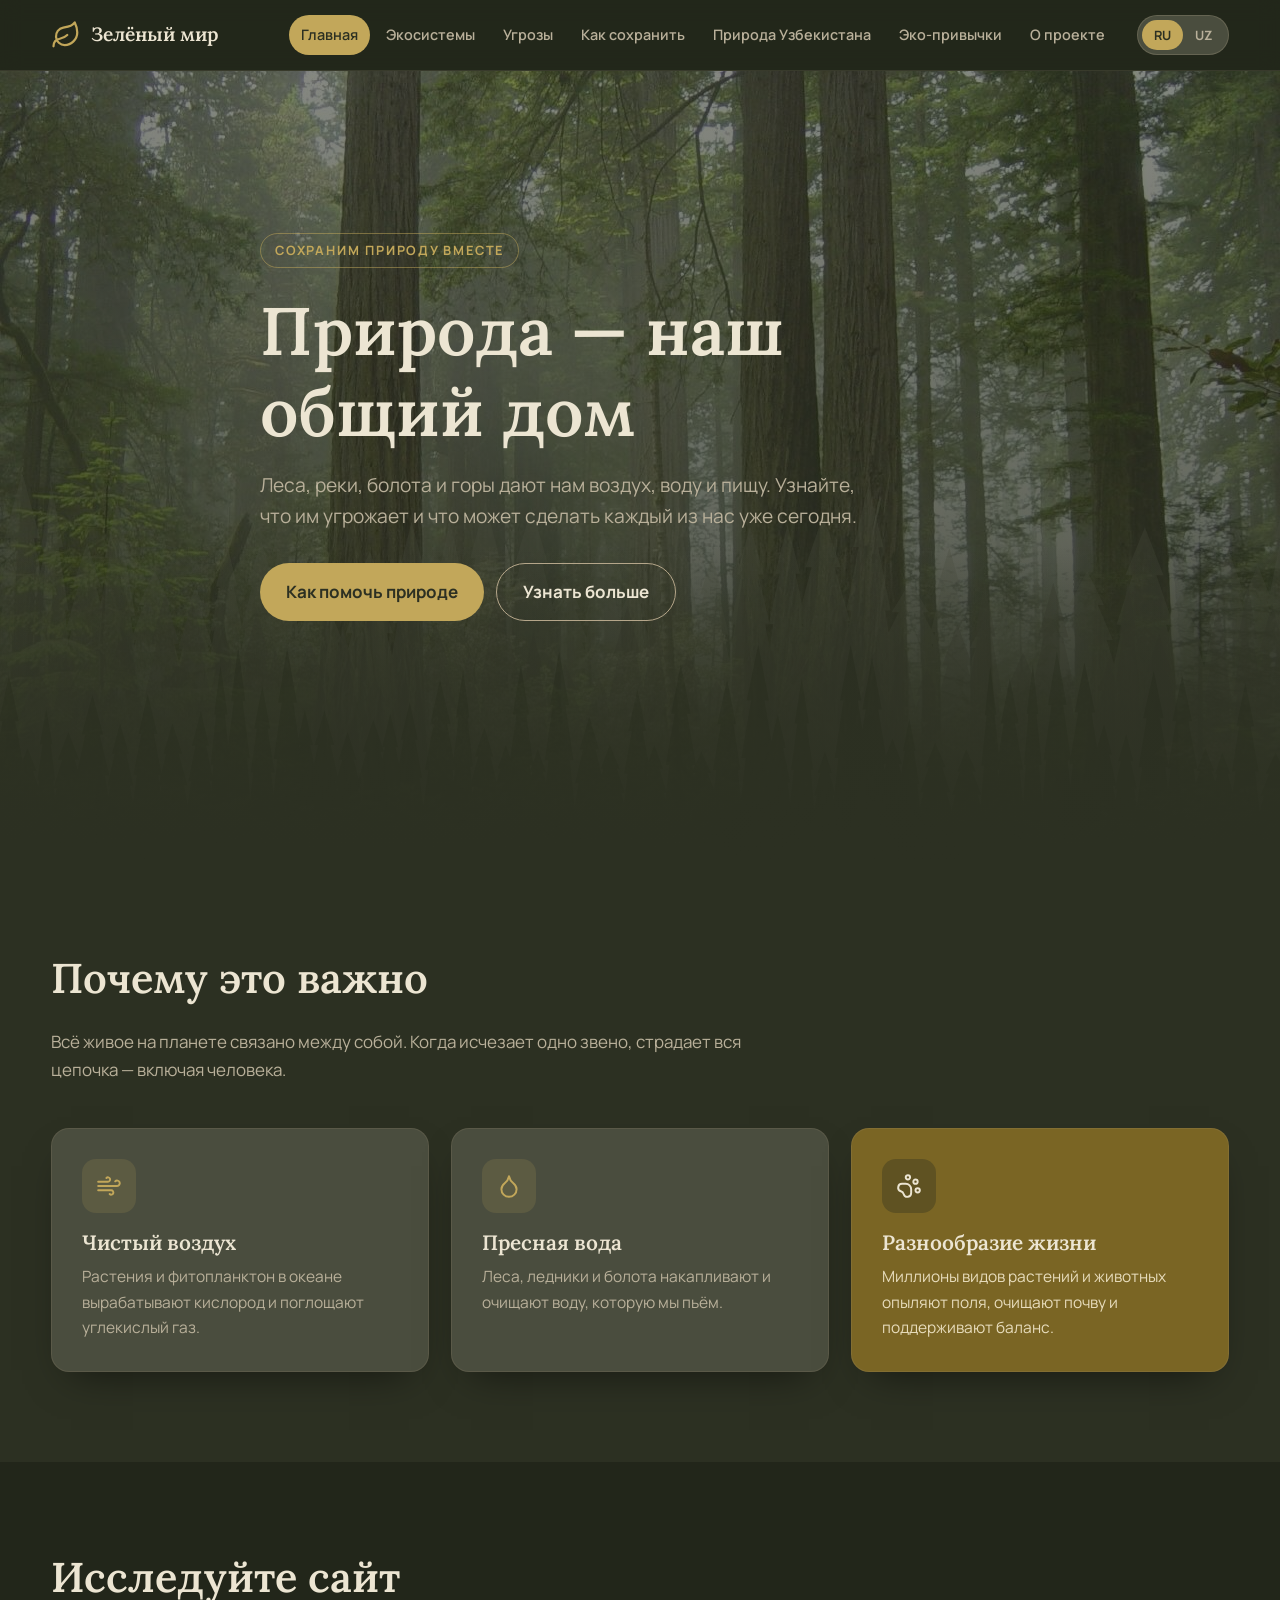
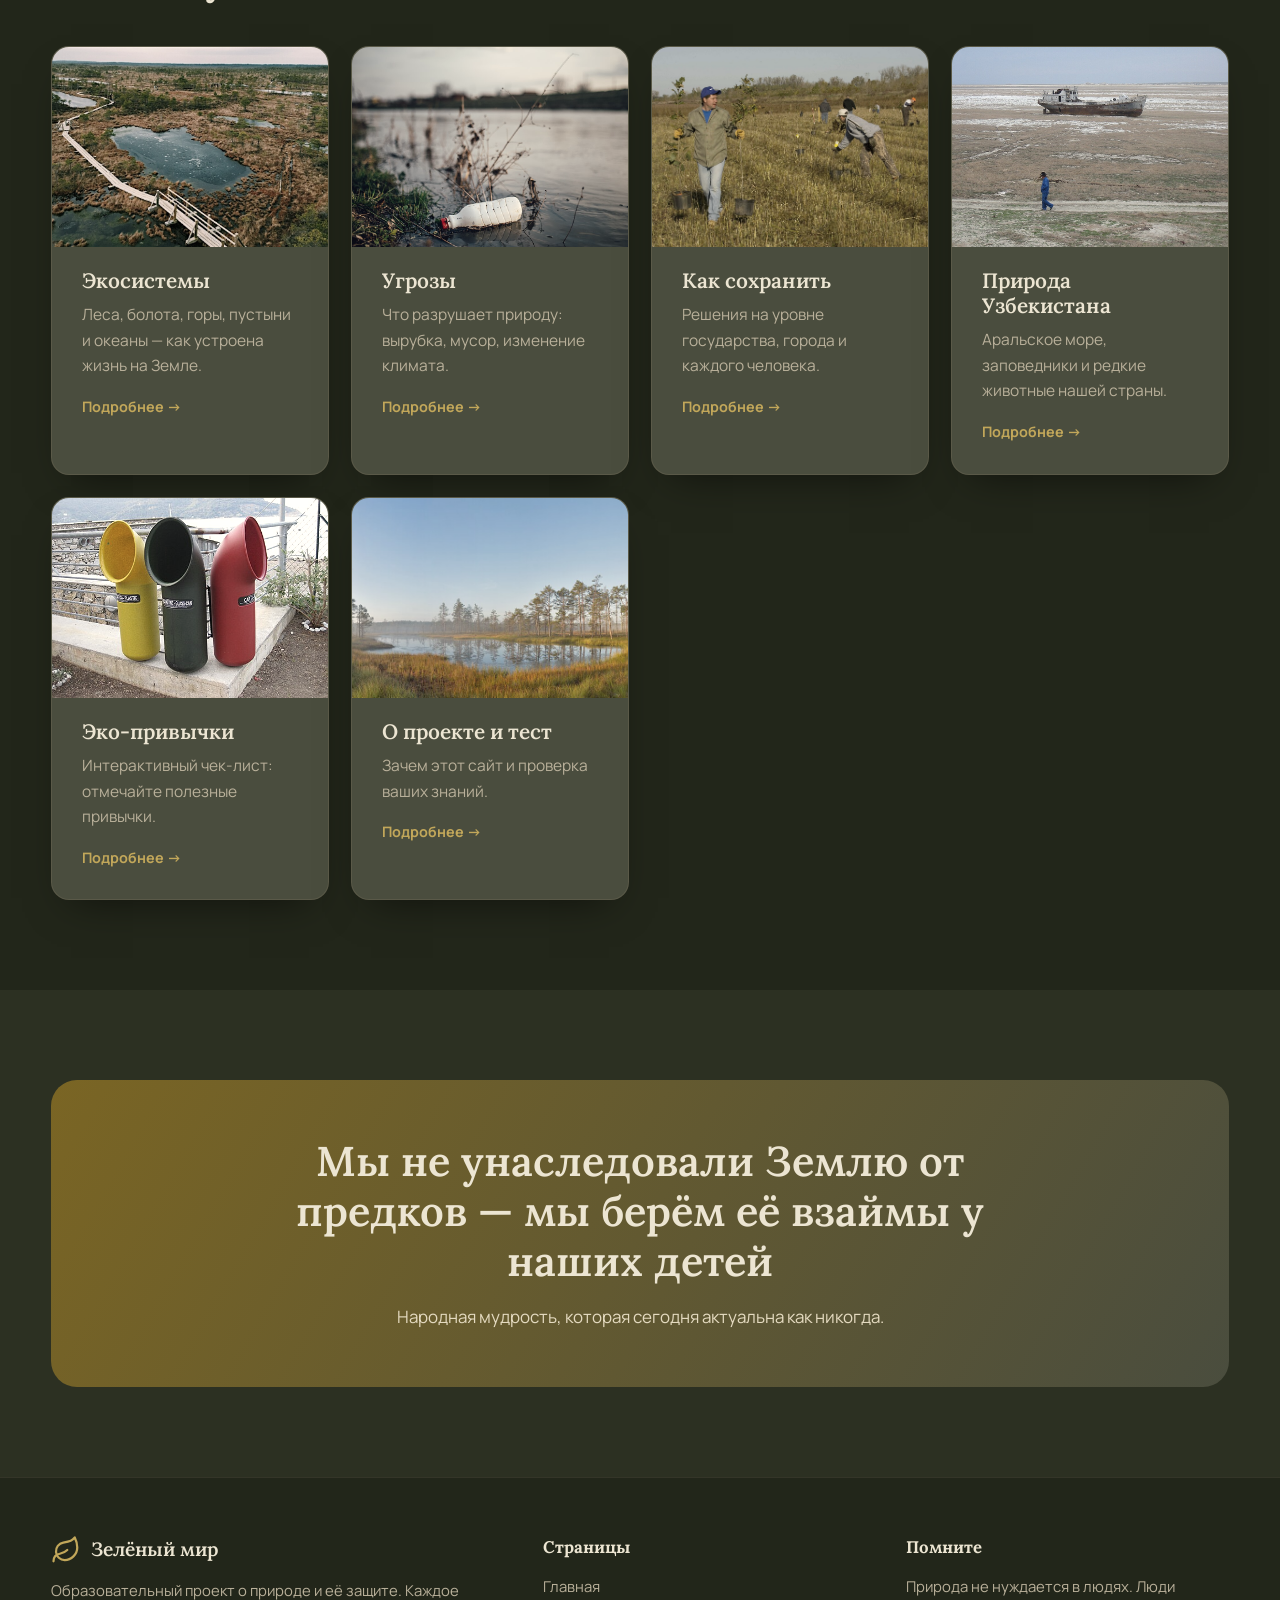
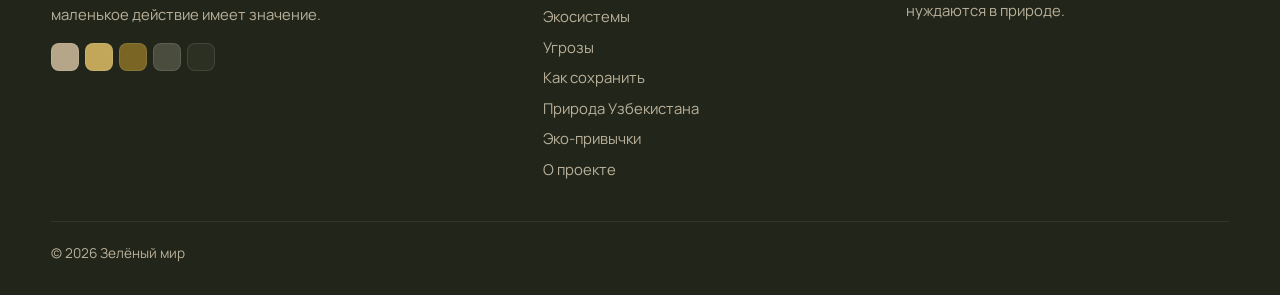
<file: index.html>
<!DOCTYPE html>
<html lang="ru">
<head>
<meta charset="UTF-8">
<meta name="viewport" content="width=device-width, initial-scale=1.0">
<title>Главная — Зелёный мир</title>
<meta name="description" content="Сайт о природе и о том, как её сохранить. Tabiat va uni asrash haqida sayt.">
<meta name="theme-color" content="#2C3022">
<script>try{var l=localStorage.getItem("lang");if(l)document.documentElement.lang=l}catch(e){}</script>
<link rel="icon" href="data:image/svg+xml,%3Csvg xmlns='http://www.w3.org/2000/svg' viewBox='0 0 24 24' fill='none' stroke='%23C2A75A' stroke-width='2'%3E<path d='M11 20A7 7 0 0 1 9.8 6.1C15.5 5 17 4.48 19 2c1 2 2 4.18 2 8 0 5.5-4.78 10-10 10Z'/><path d='M2 21c0-3 1.85-5.36 5.08-6C9.5 14.52 12 13 13 12'/>%3C/svg%3E">
<link rel="preconnect" href="https://fonts.googleapis.com">
<link rel="preconnect" href="https://fonts.gstatic.com" crossorigin>
<link href="https://fonts.googleapis.com/css2?family=Lora:wght@500;600;700&family=Manrope:wght@400;600;700&display=swap" rel="stylesheet">
<link rel="stylesheet" href="css/style.css">
</head>
<body data-title-ru="Главная — Зелёный мир" data-title-uz="Bosh sahifa — Yashil dunyo">
<header class="header">
  <div class="container">
    <a href="index.html" class="logo"><svg class="icon" viewBox="0 0 24 24" aria-hidden="true"><path d="M11 20A7 7 0 0 1 9.8 6.1C15.5 5 17 4.48 19 2c1 2 2 4.18 2 8 0 5.5-4.78 10-10 10Z"/><path d="M2 21c0-3 1.85-5.36 5.08-6C9.5 14.52 12 13 13 12"/></svg><span data-l="ru">Зелёный мир</span><span data-l="uz">Yashil dunyo</span></a>
    <nav class="nav"><a href="index.html" class="active"><span data-l="ru">Главная</span><span data-l="uz">Bosh sahifa</span></a><a href="ecosystems.html"><span data-l="ru">Экосистемы</span><span data-l="uz">Ekotizimlar</span></a><a href="threats.html"><span data-l="ru">Угрозы</span><span data-l="uz">Tahdidlar</span></a><a href="protect.html"><span data-l="ru">Как сохранить</span><span data-l="uz">Qanday asraymiz</span></a><a href="uzbekistan.html"><span data-l="ru">Природа Узбекистана</span><span data-l="uz">Oʻzbekiston tabiati</span></a><a href="habits.html"><span data-l="ru">Эко-привычки</span><span data-l="uz">Eko-odatlar</span></a><a href="about.html"><span data-l="ru">О проекте</span><span data-l="uz">Loyiha haqida</span></a></nav>
    <div class="lang-switch" role="group" aria-label="Language">
      <button data-set="ru">RU</button><button data-set="uz">UZ</button>
    </div>
    <button class="burger" aria-label="Menu"><svg class="icon" viewBox="0 0 24 24" aria-hidden="true"><path d="M4 6h16M4 12h16M4 18h16"/></svg></button>
  </div>
</header>
<main>
<section class="hero photo" style="background-image:linear-gradient(180deg,rgba(34,38,26,.55) 0%,rgba(44,48,34,.72) 55%,#2C3022 100%),url(img/hero-index.jpg)">
  <div class="container hero-content">
    <span class="eyebrow"><span data-l="ru">Сохраним природу вместе</span><span data-l="uz">Tabiatni birga asraymiz</span></span>
    <h1 data-l="ru">Природа — наш общий дом</h1><h1 data-l="uz">Tabiat — umumiy uyimiz</h1>
    <p class="lead" data-l="ru">Леса, реки, болота и горы дают нам воздух, воду и пищу. Узнайте, что им угрожает и что может сделать каждый из нас уже сегодня.</p><p class="lead" data-l="uz">Oʻrmonlar, daryolar, botqoqliklar va togʻlar bizga havo, suv va oziq beradi. Ularga nima tahdid solayotganini va har birimiz bugunoq nima qila olishimizni bilib oling.</p>
    <div class="btns"><a href="protect.html" class="btn btn-primary"><span data-l="ru">Как помочь природе</span><span data-l="uz">Tabiatga qanday yordam beramiz</span></a><a href="ecosystems.html" class="btn btn-ghost"><span data-l="ru">Узнать больше</span><span data-l="uz">Koʻproq bilish</span></a></div>
  </div>
  <svg class="forest" viewBox="0 0 1440 400" preserveAspectRatio="none" aria-hidden="true"><path fill="#4A4D3E" opacity="0.55" d="M0 400 L0 230 L-10 230 L3 164.2 L-4 164.2 L12 102.16 L5 102.16 L25 42 L45 102.16 L38 102.16 L54 164.2 L47 164.2 L60 230 L36 230 L44 168.4 L39 168.4 L50 110.32 L46 110.32 L58 54 L71 110.32 L66 110.32 L77 168.4 L73 168.4 L81 230 L70 230 L80 186.6 L74 186.6 L88 145.68 L82 145.68 L98 106 L113 145.68 L108 145.68 L121 186.6 L115 186.6 L125 230 L107 230 L116 173.3 L111 173.3 L123 119.83999999999999 L118 119.83999999999999 L132 68 L145 119.83999999999999 L141 119.83999999999999 L152 173.3 L147 173.3 L156 230 L142 230 L153 195.7 L147 195.7 L162 163.36 L156 163.36 L174 132 L192 163.36 L186 163.36 L201 195.7 L195 195.7 L206 230 L197 230 L206 200.95 L201 200.95 L212 173.56 L207 173.56 L220 147 L233 173.56 L228 173.56 L239 200.95 L234 200.95 L243 230 L233 230 L241 186.95 L237 186.95 L247 146.36 L243 146.36 L255 107 L267 146.36 L263 146.36 L273 186.95 L269 186.95 L276 230 L266 230 L276 186.25 L271 186.25 L284 145.0 L278 145.0 L294 105 L309 145.0 L304 145.0 L317 186.25 L311 186.25 L321 230 L298 230 L305 170.5 L301 170.5 L312 114.39999999999999 L307 114.39999999999999 L319 60 L331 114.39999999999999 L327 114.39999999999999 L337 170.5 L333 170.5 L341 230 L327 230 L339 197.8 L332 197.8 L348 167.44 L341 167.44 L359 138 L377 167.44 L371 167.44 L386 197.8 L380 197.8 L391 230 L384 230 L396 189.4 L389 189.4 L404 151.12 L398 151.12 L416 114 L433 151.12 L427 151.12 L442 189.4 L435 189.4 L447 230 L437 230 L447 179.95 L442 179.95 L454 132.76 L449 132.76 L463 87 L478 132.76 L473 132.76 L485 179.95 L480 179.95 L490 230 L484 230 L492 179.95 L487 179.95 L498 132.76 L494 132.76 L506 87 L519 132.76 L515 132.76 L525 179.95 L521 179.95 L529 230 L516 230 L527 173.65 L521 173.65 L535 120.52 L529 120.52 L546 69 L562 120.52 L557 120.52 L571 173.65 L565 173.65 L576 230 L565 230 L577 175.4 L570 175.4 L586 123.91999999999999 L580 123.91999999999999 L598 74 L616 123.91999999999999 L610 123.91999999999999 L625 175.4 L619 175.4 L630 230 L605 230 L616 197.8 L610 197.8 L625 167.44 L619 167.44 L636 138 L653 167.44 L647 167.44 L662 197.8 L655 197.8 L666 230 L653 230 L662 182.4 L657 182.4 L669 137.51999999999998 L664 137.51999999999998 L678 94 L692 137.51999999999998 L687 137.51999999999998 L698 182.4 L694 182.4 L702 230 L682 230 L693 201.3 L687 201.3 L701 174.24 L695 174.24 L711 148 L727 174.24 L721 174.24 L735 201.3 L729 201.3 L740 230 L725 230 L736 163.5 L730 163.5 L745 100.79999999999998 L739 100.79999999999998 L756 40 L774 100.79999999999998 L768 100.79999999999998 L783 163.5 L777 163.5 L788 230 L778 230 L786 190.8 L781 190.8 L792 153.83999999999997 L788 153.83999999999997 L801 118 L813 153.83999999999997 L809 153.83999999999997 L820 190.8 L815 190.8 L824 230 L817 230 L827 181.35 L822 181.35 L834 135.48 L829 135.48 L844 91 L859 135.48 L853 135.48 L866 181.35 L861 181.35 L870 230 L861 230 L870 181.0 L865 181.0 L877 134.8 L872 134.8 L886 90 L900 134.8 L895 134.8 L907 181.0 L902 181.0 L911 230 L891 230 L904 177.85 L897 177.85 L913 128.68 L906 128.68 L926 81 L946 128.68 L939 128.68 L956 177.85 L948 177.85 L961 230 L947 230 L958 168.4 L952 168.4 L966 110.32 L960 110.32 L977 54 L994 110.32 L988 110.32 L1002 168.4 L996 168.4 L1007 230 L987 230 L1000 199.2 L993 199.2 L1011 170.16 L1003 170.16 L1024 142 L1045 170.16 L1038 170.16 L1056 199.2 L1048 199.2 L1062 230 L1044 230 L1052 188.35 L1047 188.35 L1059 149.07999999999998 L1054 149.07999999999998 L1068 111 L1081 149.07999999999998 L1076 149.07999999999998 L1088 188.35 L1083 188.35 L1092 230 L1086 230 L1098 203.05 L1091 203.05 L1107 177.64 L1101 177.64 L1119 153 L1137 177.64 L1130 177.64 L1146 203.05 L1139 203.05 L1151 230 L1131 230 L1144 198.5 L1136 198.5 L1154 168.8 L1146 168.8 L1166 140 L1186 168.8 L1179 168.8 L1196 198.5 L1189 198.5 L1202 230 L1187 230 L1200 195.7 L1193 195.7 L1210 163.36 L1203 163.36 L1223 132 L1242 163.36 L1235 163.36 L1252 195.7 L1245 195.7 L1258 230 L1250 230 L1263 181.7 L1256 181.7 L1274 136.16 L1266 136.16 L1288 92 L1309 136.16 L1301 136.16 L1320 181.7 L1312 181.7 L1326 230 L1303 230 L1313 201.65 L1308 201.65 L1321 174.92 L1315 174.92 L1331 149 L1346 174.92 L1340 174.92 L1353 201.65 L1348 201.65 L1358 230 L1352 230 L1363 188.7 L1357 188.7 L1371 149.76 L1365 149.76 L1382 112 L1398 149.76 L1392 149.76 L1407 188.7 L1401 188.7 L1411 230 L1385 230 L1396 193.95 L1390 193.95 L1404 159.95999999999998 L1398 159.95999999999998 L1415 127 L1431 159.95999999999998 L1425 159.95999999999998 L1439 193.95 L1434 193.95 L1444 230 L1422 230 L1432 163.85000000000002 L1426 163.85000000000002 L1441 101.47999999999999 L1435 101.47999999999999 L1451 41 L1467 101.47999999999999 L1462 101.47999999999999 L1476 163.85000000000002 L1470 163.85000000000002 L1480 230 L1440 400 Z"/><path fill="#3a3d30" opacity="0.8" d="M0 400 L0 300 L-10 300 L-4 275.15 L-7 275.15 L1 251.72 L-2 251.72 L8 229 L17 251.72 L14 251.72 L22 275.15 L19 275.15 L25 300 L16 300 L25 271.65 L20 271.65 L32 244.92 L27 244.92 L41 219 L56 244.92 L51 244.92 L63 271.65 L58 271.65 L67 300 L54 300 L61 268.5 L57 268.5 L67 238.8 L63 238.8 L74 210 L85 238.8 L81 238.8 L90 268.5 L86 268.5 L93 300 L81 300 L89 278.65 L85 278.65 L96 258.52 L91 258.52 L104 239 L116 258.52 L112 258.52 L122 278.65 L118 278.65 L126 300 L111 300 L121 260.45 L115 260.45 L129 223.16 L123 223.16 L138 187 L154 223.16 L148 223.16 L161 260.45 L156 260.45 L166 300 L158 300 L168 248.2 L163 248.2 L176 199.36 L170 199.36 L186 152 L201 199.36 L195 199.36 L208 248.2 L203 248.2 L213 300 L190 300 L199 250.65 L194 250.65 L207 204.12 L201 204.12 L216 159 L231 204.12 L226 204.12 L238 250.65 L233 250.65 L242 300 L229 300 L237 260.1 L232 260.1 L243 222.48 L238 222.48 L251 186 L263 222.48 L258 222.48 L269 260.1 L264 260.1 L272 300 L264 300 L273 254.15 L268 254.15 L280 210.92 L275 210.92 L289 169 L303 210.92 L298 210.92 L310 254.15 L305 254.15 L313 300 L292 300 L299 266.4 L295 266.4 L304 234.72 L300 234.72 L310 204 L320 234.72 L316 234.72 L325 266.4 L321 266.4 L327 300 L319 300 L330 264.3 L324 264.3 L338 230.64 L332 230.64 L349 198 L365 230.64 L359 230.64 L374 264.3 L368 264.3 L378 300 L367 300 L374 259.75 L370 259.75 L379 221.8 L375 221.8 L386 185 L397 221.8 L393 221.8 L403 259.75 L399 259.75 L406 300 L401 300 L409 275.5 L405 275.5 L415 252.4 L410 252.4 L422 230 L434 252.4 L429 252.4 L439 275.5 L435 275.5 L443 300 L434 300 L441 274.1 L437 274.1 L446 249.68 L443 249.68 L453 226 L464 249.68 L460 249.68 L470 274.1 L466 274.1 L473 300 L463 300 L473 258.0 L467 258.0 L480 218.39999999999998 L475 218.39999999999998 L490 180 L505 218.39999999999998 L500 218.39999999999998 L513 258.0 L507 258.0 L517 300 L512 300 L517 267.1 L514 267.1 L522 236.07999999999998 L519 236.07999999999998 L528 206 L537 236.07999999999998 L534 236.07999999999998 L541 267.1 L538 267.1 L544 300 L534 300 L544 244.0 L538 244.0 L552 191.2 L547 191.2 L563 140 L579 191.2 L573 191.2 L588 244.0 L582 244.0 L592 300 L581 300 L588 261.15 L584 261.15 L593 224.51999999999998 L590 224.51999999999998 L600 189 L611 224.51999999999998 L607 224.51999999999998 L616 261.15 L612 261.15 L619 300 L611 300 L620 271.3 L615 271.3 L627 244.24 L622 244.24 L636 218 L650 244.24 L645 244.24 L657 271.3 L652 271.3 L661 300 L652 300 L660 275.5 L655 275.5 L666 252.4 L661 252.4 L674 230 L686 252.4 L682 252.4 L692 275.5 L688 275.5 L696 300 L680 300 L689 252.4 L684 252.4 L697 207.51999999999998 L691 207.51999999999998 L706 164 L720 207.51999999999998 L715 207.51999999999998 L727 252.4 L722 252.4 L731 300 L718 300 L725 254.15 L721 254.15 L730 210.92 L726 210.92 L737 169 L747 210.92 L743 210.92 L752 254.15 L748 254.15 L755 300 L745 300 L756 267.45 L750 267.45 L764 236.76 L758 236.76 L774 207 L790 236.76 L784 236.76 L798 267.45 L792 267.45 L802 300 L778 300 L788 276.55 L783 276.55 L796 254.44 L791 254.44 L806 233 L822 254.44 L816 254.44 L830 276.55 L824 276.55 L834 300 L819 300 L825 244.35 L822 244.35 L829 191.88 L826 191.88 L835 141 L844 191.88 L841 191.88 L849 244.35 L846 244.35 L852 300 L842 300 L849 260.8 L845 260.8 L855 223.83999999999997 L851 223.83999999999997 L862 188 L874 223.83999999999997 L870 223.83999999999997 L879 260.8 L875 260.8 L882 300 L869 300 L879 263.6 L873 263.6 L886 229.28 L881 229.28 L896 196 L911 229.28 L906 229.28 L919 263.6 L913 263.6 L923 300 L904 300 L911 263.95 L907 263.95 L916 229.95999999999998 L912 229.95999999999998 L922 197 L933 229.95999999999998 L929 229.95999999999998 L938 263.95 L934 263.95 L941 300 L925 300 L933 249.25 L928 249.25 L939 201.39999999999998 L935 201.39999999999998 L947 155 L960 201.39999999999998 L956 201.39999999999998 L966 249.25 L962 249.25 L970 300 L958 300 L967 267.8 L962 267.8 L973 237.44 L969 237.44 L982 208 L995 237.44 L990 237.44 L1002 267.8 L997 267.8 L1005 300 L996 300 L1003 261.85 L999 261.85 L1008 225.88 L1004 225.88 L1015 191 L1025 225.88 L1022 225.88 L1031 261.85 L1027 261.85 L1034 300 L1020 300 L1029 272.7 L1024 272.7 L1035 246.95999999999998 L1030 246.95999999999998 L1043 222 L1056 246.95999999999998 L1052 246.95999999999998 L1063 272.7 L1058 272.7 L1066 300 L1047 300 L1058 258.35 L1052 258.35 L1066 219.07999999999998 L1060 219.07999999999998 L1077 181 L1094 219.07999999999998 L1088 219.07999999999998 L1102 258.35 L1096 258.35 L1107 300 L1086 300 L1094 244.7 L1089 244.7 L1100 192.56 L1096 192.56 L1108 142 L1120 192.56 L1116 192.56 L1127 244.7 L1122 244.7 L1130 300 L1124 300 L1133 267.45 L1128 267.45 L1141 236.76 L1135 236.76 L1151 207 L1166 236.76 L1160 236.76 L1173 267.45 L1168 267.45 L1177 300 L1155 300 L1166 245.05 L1160 245.05 L1174 193.24 L1168 193.24 L1185 143 L1202 193.24 L1196 193.24 L1210 245.05 L1204 245.05 L1215 300 L1201 300 L1209 277.25 L1205 277.25 L1215 255.8 L1211 255.8 L1223 235 L1235 255.8 L1231 255.8 L1241 277.25 L1237 277.25 L1245 300 L1226 300 L1234 270.25 L1230 270.25 L1240 242.2 L1235 242.2 L1247 215 L1259 242.2 L1255 242.2 L1265 270.25 L1261 270.25 L1268 300 L1252 300 L1258 244.35 L1254 244.35 L1263 191.88 L1259 191.88 L1269 141 L1279 191.88 L1275 191.88 L1283 244.35 L1280 244.35 L1286 300 L1280 300 L1288 261.5 L1284 261.5 L1295 225.2 L1290 225.2 L1304 190 L1318 225.2 L1313 225.2 L1325 261.5 L1320 261.5 L1329 300 L1313 300 L1322 275.5 L1317 275.5 L1329 252.4 L1324 252.4 L1338 230 L1351 252.4 L1346 252.4 L1358 275.5 L1353 275.5 L1362 300 L1352 300 L1359 252.05 L1355 252.05 L1364 206.83999999999997 L1360 206.83999999999997 L1370 163 L1381 206.83999999999997 L1377 206.83999999999997 L1386 252.05 L1382 252.05 L1389 300 L1385 300 L1392 245.75 L1388 245.75 L1397 194.6 L1393 194.6 L1404 145 L1414 194.6 L1410 194.6 L1419 245.75 L1415 245.75 L1422 300 L1406 300 L1415 251.7 L1410 251.7 L1422 206.16 L1417 206.16 L1431 162 L1445 206.16 L1440 206.16 L1453 251.7 L1448 251.7 L1457 300 L1450 300 L1459 266.05 L1454 266.05 L1465 234.04 L1460 234.04 L1473 203 L1486 234.04 L1481 234.04 L1492 266.05 L1487 266.05 L1496 300 L1440 400 Z"/><path fill="#2C3022" opacity="1" d="M0 400 L0 360 L-10 360 L-3 313.8 L-7 313.8 L3 270.24 L-1 270.24 L10 228 L21 270.24 L17 270.24 L27 313.8 L23 313.8 L30 360 L13 360 L19 337.25 L16 337.25 L24 315.8 L21 315.8 L31 295 L41 315.8 L37 315.8 L46 337.25 L42 337.25 L49 360 L40 360 L44 324.65 L42 324.65 L48 291.32 L45 291.32 L52 259 L59 291.32 L57 291.32 L62 324.65 L60 324.65 L64 360 L56 360 L64 332.0 L60 332.0 L70 305.6 L65 305.6 L77 280 L89 305.6 L84 305.6 L94 332.0 L90 332.0 L98 360 L82 360 L90 320.1 L86 320.1 L96 282.48 L92 282.48 L104 246 L116 282.48 L112 282.48 L123 320.1 L118 320.1 L126 360 L118 360 L124 329.2 L121 329.2 L129 300.15999999999997 L126 300.15999999999997 L135 272 L145 300.15999999999997 L142 300.15999999999997 L150 329.2 L146 329.2 L153 360 L147 360 L154 319.75 L150 319.75 L159 281.8 L156 281.8 L166 245 L177 281.8 L173 281.8 L182 319.75 L178 319.75 L185 360 L175 360 L182 329.2 L178 329.2 L187 300.15999999999997 L184 300.15999999999997 L194 272 L205 300.15999999999997 L201 300.15999999999997 L211 329.2 L207 329.2 L214 360 L209 360 L215 325.35 L212 325.35 L220 292.68 L216 292.68 L226 261 L235 292.68 L232 292.68 L240 325.35 L236 325.35 L242 360 L235 360 L240 310.65 L237 310.65 L243 264.12 L241 264.12 L248 219 L256 264.12 L253 264.12 L259 310.65 L257 310.65 L261 360 L253 360 L258 304.35 L255 304.35 L263 251.88 L260 251.88 L268 201 L276 251.88 L273 251.88 L281 304.35 L278 304.35 L283 360 L279 360 L285 317.3 L282 317.3 L289 277.03999999999996 L286 277.03999999999996 L295 238 L304 277.03999999999996 L301 277.03999999999996 L309 317.3 L305 317.3 L311 360 L305 360 L312 305.05 L308 305.05 L317 253.24 L313 253.24 L323 203 L334 253.24 L330 253.24 L339 305.05 L335 305.05 L342 360 L327 360 L333 325.0 L330 325.0 L338 292.0 L334 292.0 L343 260 L352 292.0 L349 292.0 L357 325.0 L354 325.0 L359 360 L346 360 L353 325.0 L349 325.0 L358 292.0 L354 292.0 L365 260 L376 292.0 L372 292.0 L381 325.0 L377 325.0 L384 360 L373 360 L380 332.0 L376 332.0 L385 305.6 L381 305.6 L391 280 L401 305.6 L398 305.6 L406 332.0 L403 332.0 L409 360 L398 360 L406 328.15 L402 328.15 L412 298.12 L408 298.12 L420 269 L432 298.12 L428 298.12 L438 328.15 L434 328.15 L442 360 L423 360 L429 326.05 L425 326.05 L433 294.03999999999996 L430 294.03999999999996 L439 263 L448 294.03999999999996 L445 294.03999999999996 L453 326.05 L450 326.05 L456 360 L443 360 L449 322.55 L446 322.55 L454 287.24 L451 287.24 L461 253 L470 287.24 L467 287.24 L475 322.55 L472 322.55 L478 360 L474 360 L482 315.2 L478 315.2 L488 272.96 L484 272.96 L495 232 L507 272.96 L503 272.96 L513 315.2 L509 315.2 L516 360 L507 360 L512 312.05 L509 312.05 L516 266.84 L513 266.84 L521 223 L528 266.84 L526 266.84 L532 312.05 L529 312.05 L534 360 L526 360 L533 330.6 L529 330.6 L538 302.88 L534 302.88 L545 276 L555 302.88 L552 302.88 L560 330.6 L557 330.6 L563 360 L552 360 L558 336.2 L555 336.2 L563 313.76 L560 313.76 L569 292 L578 313.76 L575 313.76 L583 336.2 L579 336.2 L585 360 L571 360 L576 310.65 L573 310.65 L581 264.12 L577 264.12 L586 219 L595 264.12 L592 264.12 L600 310.65 L596 310.65 L602 360 L589 360 L594 337.6 L591 337.6 L599 316.48 L596 316.48 L605 296 L614 316.48 L611 316.48 L618 337.6 L615 337.6 L621 360 L610 360 L617 306.1 L613 306.1 L622 255.27999999999997 L619 255.27999999999997 L629 206 L640 255.27999999999997 L636 255.27999999999997 L645 306.1 L641 306.1 L648 360 L644 360 L651 327.1 L647 327.1 L656 296.08 L652 296.08 L663 266 L674 296.08 L670 296.08 L679 327.1 L675 327.1 L682 360 L667 360 L674 336.2 L670 336.2 L679 313.76 L676 313.76 L686 292 L697 313.76 L694 313.76 L703 336.2 L699 336.2 L706 360 L700 360 L706 318.35 L702 318.35 L711 279.08 L707 279.08 L717 241 L727 279.08 L723 279.08 L732 318.35 L728 318.35 L734 360 L720 360 L726 336.2 L723 336.2 L731 313.76 L727 313.76 L736 292 L746 313.76 L742 313.76 L750 336.2 L747 336.2 L753 360 L746 360 L753 310.3 L749 310.3 L759 263.44 L755 263.44 L766 218 L777 263.44 L773 263.44 L783 310.3 L779 310.3 L786 360 L770 360 L777 338.3 L773 338.3 L782 317.84 L778 317.84 L789 298 L800 317.84 L796 317.84 L806 338.3 L802 338.3 L809 360 L799 360 L806 315.2 L802 315.2 L811 272.96 L807 272.96 L818 232 L828 272.96 L825 272.96 L833 315.2 L830 315.2 L836 360 L831 360 L839 304.0 L834 304.0 L845 251.2 L840 251.2 L853 200 L865 251.2 L860 251.2 L871 304.0 L867 304.0 L874 360 L859 360 L865 326.4 L862 326.4 L869 294.72 L866 294.72 L875 264 L884 294.72 L881 294.72 L889 326.4 L886 326.4 L891 360 L887 360 L893 314.85 L890 314.85 L897 272.28 L894 272.28 L902 231 L910 272.28 L907 272.28 L915 314.85 L912 314.85 L917 360 L914 360 L919 338.3 L916 338.3 L923 317.84 L920 317.84 L928 298 L936 317.84 L933 317.84 L940 338.3 L937 338.3 L942 360 L936 360 L943 304.0 L939 304.0 L949 251.2 L945 251.2 L957 200 L969 251.2 L965 251.2 L975 304.0 L970 304.0 L978 360 L961 360 L968 308.2 L964 308.2 L974 259.36 L970 259.36 L981 212 L992 259.36 L988 259.36 L998 308.2 L994 308.2 L1001 360 L985 360 L992 334.1 L988 334.1 L997 309.68 L993 309.68 L1004 286 L1015 309.68 L1011 309.68 L1020 334.1 L1016 334.1 L1023 360 L1010 360 L1015 327.8 L1012 327.8 L1018 297.44 L1016 297.44 L1023 268 L1030 297.44 L1028 297.44 L1034 327.8 L1032 327.8 L1036 360 L1032 360 L1039 335.5 L1035 335.5 L1045 312.4 L1041 312.4 L1052 290 L1064 312.4 L1060 312.4 L1069 335.5 L1065 335.5 L1073 360 L1068 360 L1075 337.6 L1071 337.6 L1080 316.48 L1077 316.48 L1087 296 L1098 316.48 L1094 316.48 L1104 337.6 L1100 337.6 L1107 360 L1102 360 L1107 311.0 L1104 311.0 L1110 264.8 L1108 264.8 L1114 220 L1121 264.8 L1119 264.8 L1125 311.0 L1122 311.0 L1127 360 L1118 360 L1124 314.85 L1121 314.85 L1129 272.28 L1126 272.28 L1136 231 L1146 272.28 L1142 272.28 L1151 314.85 L1147 314.85 L1153 360 L1150 360 L1154 310.3 L1152 310.3 L1157 263.44 L1155 263.44 L1162 218 L1168 263.44 L1166 263.44 L1172 310.3 L1169 310.3 L1174 360 L1171 360 L1177 306.1 L1174 306.1 L1183 255.27999999999997 L1179 255.27999999999997 L1189 206 L1200 255.27999999999997 L1196 255.27999999999997 L1205 306.1 L1201 306.1 L1208 360 L1200 360 L1207 309.6 L1203 309.6 L1213 262.08 L1209 262.08 L1220 216 L1232 262.08 L1228 262.08 L1237 309.6 L1233 309.6 L1241 360 L1225 360 L1231 329.55 L1227 329.55 L1236 300.84 L1232 300.84 L1242 273 L1251 300.84 L1248 300.84 L1256 329.55 L1252 329.55 L1259 360 L1252 360 L1257 332.7 L1254 332.7 L1261 306.96 L1258 306.96 L1267 282 L1275 306.96 L1272 306.96 L1279 332.7 L1276 332.7 L1281 360 L1277 360 L1285 312.4 L1281 312.4 L1290 267.52 L1286 267.52 L1298 224 L1309 267.52 L1305 267.52 L1315 312.4 L1311 312.4 L1318 360 L1310 360 L1317 313.8 L1314 313.8 L1323 270.24 L1319 270.24 L1330 228 L1341 270.24 L1337 270.24 L1347 313.8 L1343 313.8 L1350 360 L1338 360 L1344 337.25 L1341 337.25 L1350 315.8 L1346 315.8 L1356 295 L1366 315.8 L1363 315.8 L1372 337.25 L1368 337.25 L1375 360 L1360 360 L1365 338.65 L1362 338.65 L1370 318.52 L1367 318.52 L1375 299 L1384 318.52 L1381 318.52 L1388 338.65 L1385 338.65 L1391 360 L1383 360 L1390 316.25 L1386 316.25 L1394 275.0 L1391 275.0 L1401 235 L1411 275.0 L1407 275.0 L1416 316.25 L1412 316.25 L1418 360 L1415 360 L1422 338.65 L1418 338.65 L1428 318.52 L1424 318.52 L1435 299 L1447 318.52 L1443 318.52 L1452 338.65 L1448 338.65 L1456 360 L1438 360 L1444 324.65 L1441 324.65 L1448 291.32 L1445 291.32 L1453 259 L1462 291.32 L1459 291.32 L1466 324.65 L1463 324.65 L1468 360 L1440 400 Z"/></svg>
  <div class="fog"></div>
</section>
<section class="block">
  <div class="container">
    <div class="section-head reveal"><h2 data-l="ru">Почему это важно</h2><h2 data-l="uz">Nega bu muhim</h2><p data-l="ru">Всё живое на планете связано между собой. Когда исчезает одно звено, страдает вся цепочка — включая человека.</p><p data-l="uz">Sayyoradagi barcha tirik mavjudotlar oʻzaro bogʻliq. Bitta boʻgʻin yoʻqolsa, butun zanjir, jumladan inson ham zarar koʻradi.</p></div>
    <div class="grid">
      <div class="card reveal "><div class="badge"><svg class="icon" viewBox="0 0 24 24" aria-hidden="true"><path d="M17.7 7.7a2.5 2.5 0 1 1 1.8 4.3H2"/><path d="M9.6 4.6A2 2 0 1 1 11 8H2"/><path d="M12.6 19.4A2 2 0 1 0 14 16H2"/></svg></div><h3 data-l="ru">Чистый воздух</h3><h3 data-l="uz">Toza havo</h3><p data-l="ru">Растения и фитопланктон в океане вырабатывают кислород и поглощают углекислый газ.</p><p data-l="uz">Oʻsimliklar va okeandagi fitoplankton kislorod ishlab chiqaradi va karbonat angidridni yutadi.</p></div>
      <div class="card reveal "><div class="badge"><svg class="icon" viewBox="0 0 24 24" aria-hidden="true"><path d="M12 22a7 7 0 0 0 7-7c0-2-1-3.9-3-5.5s-3.5-4-4-6.5c-.5 2.5-2 4.9-4 6.5C6 11.1 5 13 5 15a7 7 0 0 0 7 7z"/></svg></div><h3 data-l="ru">Пресная вода</h3><h3 data-l="uz">Chuchuk suv</h3><p data-l="ru">Леса, ледники и болота накапливают и очищают воду, которую мы пьём.</p><p data-l="uz">Oʻrmonlar, muzliklar va botqoqliklar biz ichadigan suvni toʻplaydi va tozalaydi.</p></div>
      <div class="card reveal gold"><div class="badge"><svg class="icon" viewBox="0 0 24 24" aria-hidden="true"><circle cx="11" cy="4" r="2"/><circle cx="18" cy="8" r="2"/><circle cx="20" cy="16" r="2"/><path d="M9 10a5 5 0 0 1 5 5v3.5a3.5 3.5 0 0 1-6.84 1.05Q6.52 17.48 4.46 16.84A3.5 3.5 0 0 1 5.5 10Z"/></svg></div><h3 data-l="ru">Разнообразие жизни</h3><h3 data-l="uz">Hayot xilma-xilligi</h3><p data-l="ru">Миллионы видов растений и животных опыляют поля, очищают почву и поддерживают баланс.</p><p data-l="uz">Millionlab oʻsimlik va hayvon turlari ekinlarni changlatadi, tuproqni tozalaydi va muvozanatni saqlaydi.</p></div>
    </div>
  </div>
</section>
<section class="block alt">
  <div class="container">
    <div class="section-head reveal"><h2 data-l="ru">Исследуйте сайт</h2><h2 data-l="uz">Saytni oʻrganing</h2></div>
    <div class="grid"><a href="ecosystems.html" class="card reveal has-img"><img class="card-img" src="img/eco-bog.jpg" alt="" loading="lazy"><h3 data-l="ru">Экосистемы</h3><h3 data-l="uz">Ekotizimlar</h3><p data-l="ru">Леса, болота, горы, пустыни и океаны — как устроена жизнь на Земле.</p><p data-l="uz">Oʻrmonlar, botqoqliklar, togʻlar, choʻllar va okeanlar — Yerdagi hayot qanday tuzilgan.</p><div class="more"><span data-l="ru">Подробнее →</span><span data-l="uz">Batafsil →</span></div></a><a href="threats.html" class="card reveal has-img"><img class="card-img" src="img/thr-plastic.jpg" alt="" loading="lazy"><h3 data-l="ru">Угрозы</h3><h3 data-l="uz">Tahdidlar</h3><p data-l="ru">Что разрушает природу: вырубка, мусор, изменение климата.</p><p data-l="uz">Tabiatni nima buzmoqda: daraxt kesish, chiqindi, iqlim oʻzgarishi.</p><div class="more"><span data-l="ru">Подробнее →</span><span data-l="uz">Batafsil →</span></div></a><a href="protect.html" class="card reveal has-img"><img class="card-img" src="img/hero-protect.jpg" alt="" loading="lazy"><h3 data-l="ru">Как сохранить</h3><h3 data-l="uz">Qanday asraymiz</h3><p data-l="ru">Решения на уровне государства, города и каждого человека.</p><p data-l="uz">Davlat, shahar va har bir inson darajasidagi yechimlar.</p><div class="more"><span data-l="ru">Подробнее →</span><span data-l="uz">Batafsil →</span></div></a><a href="uzbekistan.html" class="card reveal has-img"><img class="card-img" src="img/uz-aral2.jpg" alt="" loading="lazy"><h3 data-l="ru">Природа Узбекистана</h3><h3 data-l="uz">Oʻzbekiston tabiati</h3><p data-l="ru">Аральское море, заповедники и редкие животные нашей страны.</p><p data-l="uz">Orol dengizi, qoʻriqxonalar va yurtimizning noyob hayvonlari.</p><div class="more"><span data-l="ru">Подробнее →</span><span data-l="uz">Batafsil →</span></div></a><a href="habits.html" class="card reveal has-img"><img class="card-img" src="img/pro-community.jpg" alt="" loading="lazy"><h3 data-l="ru">Эко-привычки</h3><h3 data-l="uz">Eko-odatlar</h3><p data-l="ru">Интерактивный чек-лист: отмечайте полезные привычки.</p><p data-l="uz">Interaktiv roʻyxat: foydali odatlaringizni belgilang.</p><div class="more"><span data-l="ru">Подробнее →</span><span data-l="uz">Batafsil →</span></div></a><a href="about.html" class="card reveal has-img"><img class="card-img" src="img/hero-about.jpg" alt="" loading="lazy"><h3 data-l="ru">О проекте и тест</h3><h3 data-l="uz">Loyiha va test</h3><p data-l="ru">Зачем этот сайт и проверка ваших знаний.</p><p data-l="uz">Sayt nima uchun va bilimingizni sinab koʻring.</p><div class="more"><span data-l="ru">Подробнее →</span><span data-l="uz">Batafsil →</span></div></a></div>
  </div>
</section>
<section class="block">
  <div class="container">
    <div class="banner reveal">
      <h2 data-l="ru">Мы не унаследовали Землю от предков — мы берём её взаймы у наших детей</h2><h2 data-l="uz">Biz Yerni ajdodlardan meros olmaganmiz — uni farzandlarimizdan qarzga olganmiz</h2>
      <p data-l="ru">Народная мудрость, которая сегодня актуальна как никогда.</p><p data-l="uz">Bugun har qachongidan ham dolzarb boʻlgan xalq hikmati.</p>
    </div>
  </div>
</section>
</main>
<footer class="footer">
  <div class="container">
    <div class="cols">
      <div>
        <a href="index.html" class="logo"><svg class="icon" viewBox="0 0 24 24" aria-hidden="true"><path d="M11 20A7 7 0 0 1 9.8 6.1C15.5 5 17 4.48 19 2c1 2 2 4.18 2 8 0 5.5-4.78 10-10 10Z"/><path d="M2 21c0-3 1.85-5.36 5.08-6C9.5 14.52 12 13 13 12"/></svg><span data-l="ru">Зелёный мир</span><span data-l="uz">Yashil dunyo</span></a>
        <p style="margin-top:12px" data-l="ru">Образовательный проект о природе и её защите. Каждое маленькое действие имеет значение.</p><p style="margin-top:12px" data-l="uz">Tabiat va uni muhofaza qilish haqidagi taʼlimiy loyiha. Har bir kichik harakat muhim.</p>
        <div class="palette"><i style="background:#B5A68A"></i><i style="background:#C2A75A"></i><i style="background:#7A6524"></i><i style="background:#4A4D3E"></i><i style="background:#2C3022"></i></div>
      </div>
      <div><h4><span data-l="ru">Страницы</span><span data-l="uz">Sahifalar</span></h4><ul><li><a href="index.html"><span data-l="ru">Главная</span><span data-l="uz">Bosh sahifa</span></a></li><li><a href="ecosystems.html"><span data-l="ru">Экосистемы</span><span data-l="uz">Ekotizimlar</span></a></li><li><a href="threats.html"><span data-l="ru">Угрозы</span><span data-l="uz">Tahdidlar</span></a></li><li><a href="protect.html"><span data-l="ru">Как сохранить</span><span data-l="uz">Qanday asraymiz</span></a></li><li><a href="uzbekistan.html"><span data-l="ru">Природа Узбекистана</span><span data-l="uz">Oʻzbekiston tabiati</span></a></li><li><a href="habits.html"><span data-l="ru">Эко-привычки</span><span data-l="uz">Eko-odatlar</span></a></li><li><a href="about.html"><span data-l="ru">О проекте</span><span data-l="uz">Loyiha haqida</span></a></li></ul></div>
      <div>
        <h4><span data-l="ru">Помните</span><span data-l="uz">Esda tuting</span></h4>
        <p data-l="ru">Природа не нуждается в людях. Люди нуждаются в природе.</p><p data-l="uz">Tabiatga inson kerak emas. Insonga tabiat kerak.</p>
      </div>
    </div>
    <div class="copy">© 2026 <span data-l="ru">Зелёный мир</span><span data-l="uz">Yashil dunyo</span></div>
  </div>
</footer>

<script src="js/main.js"></script>
</body>
</html>
</file>
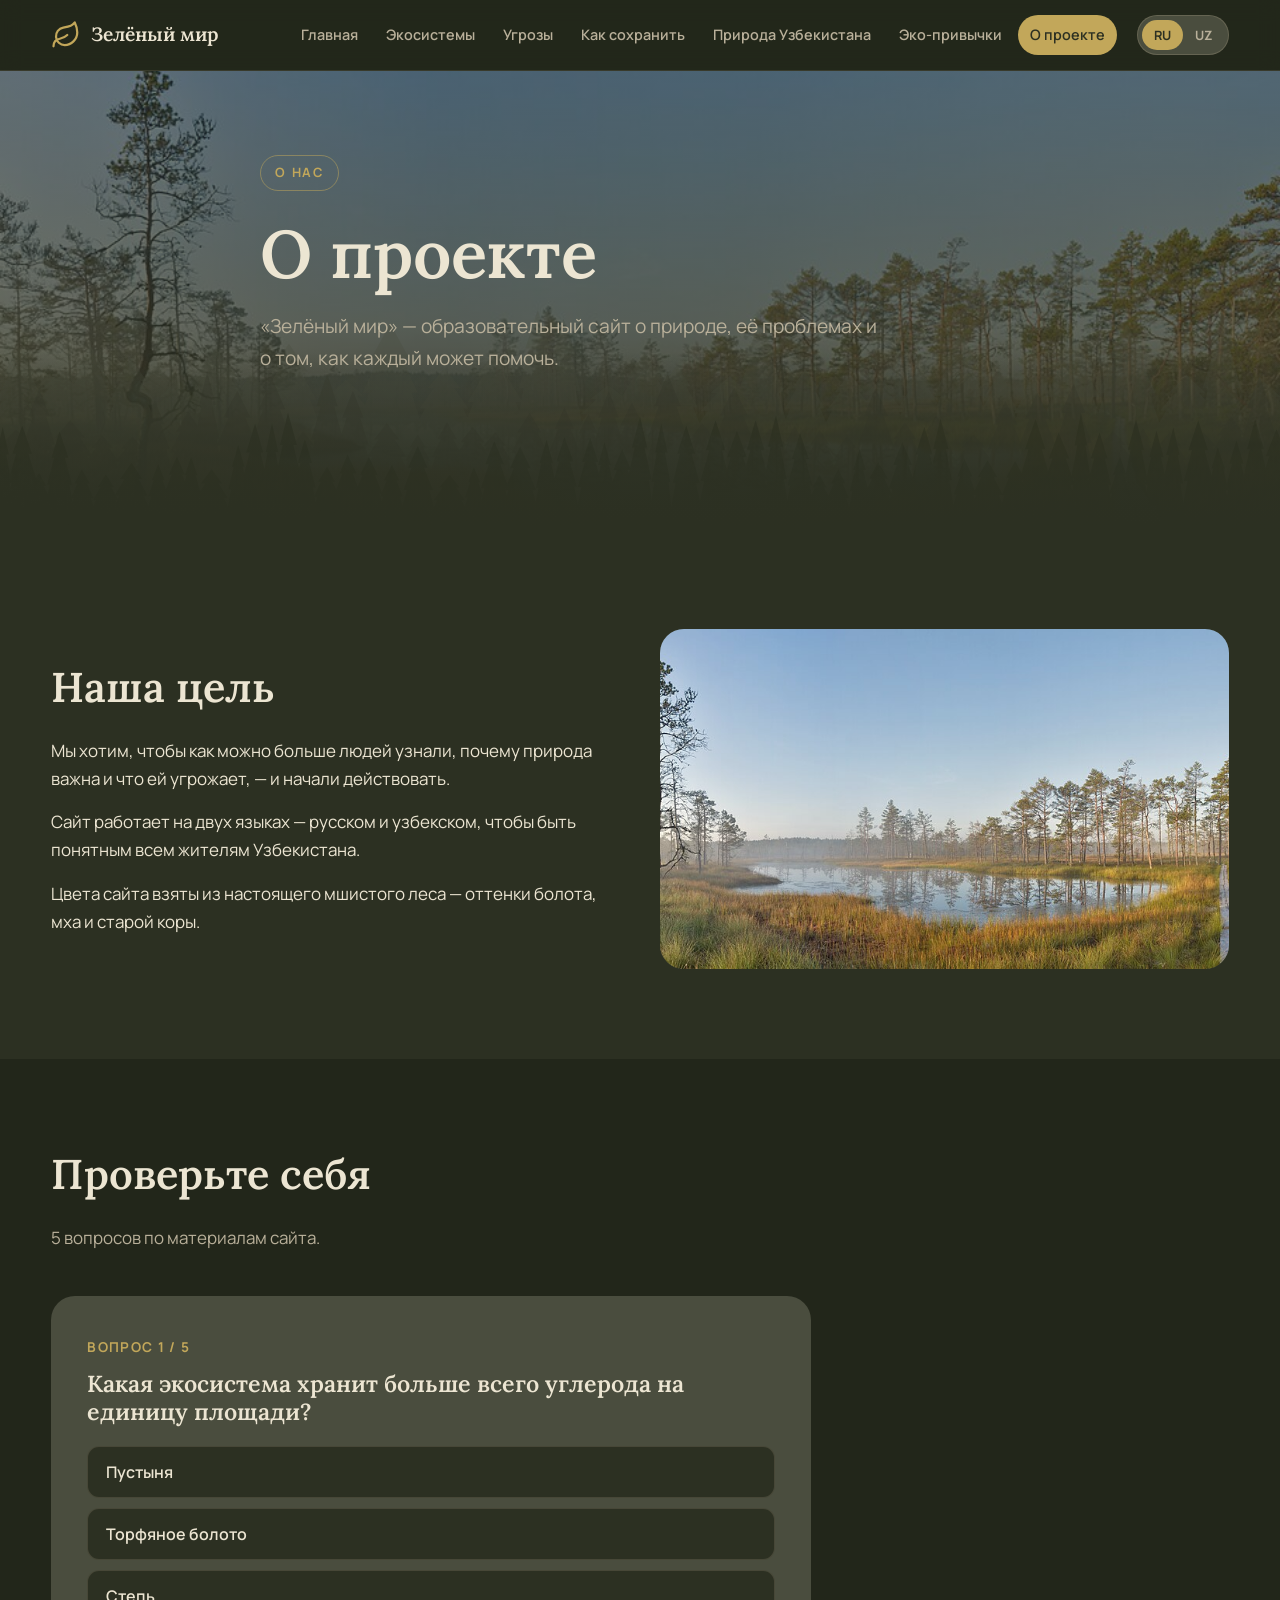
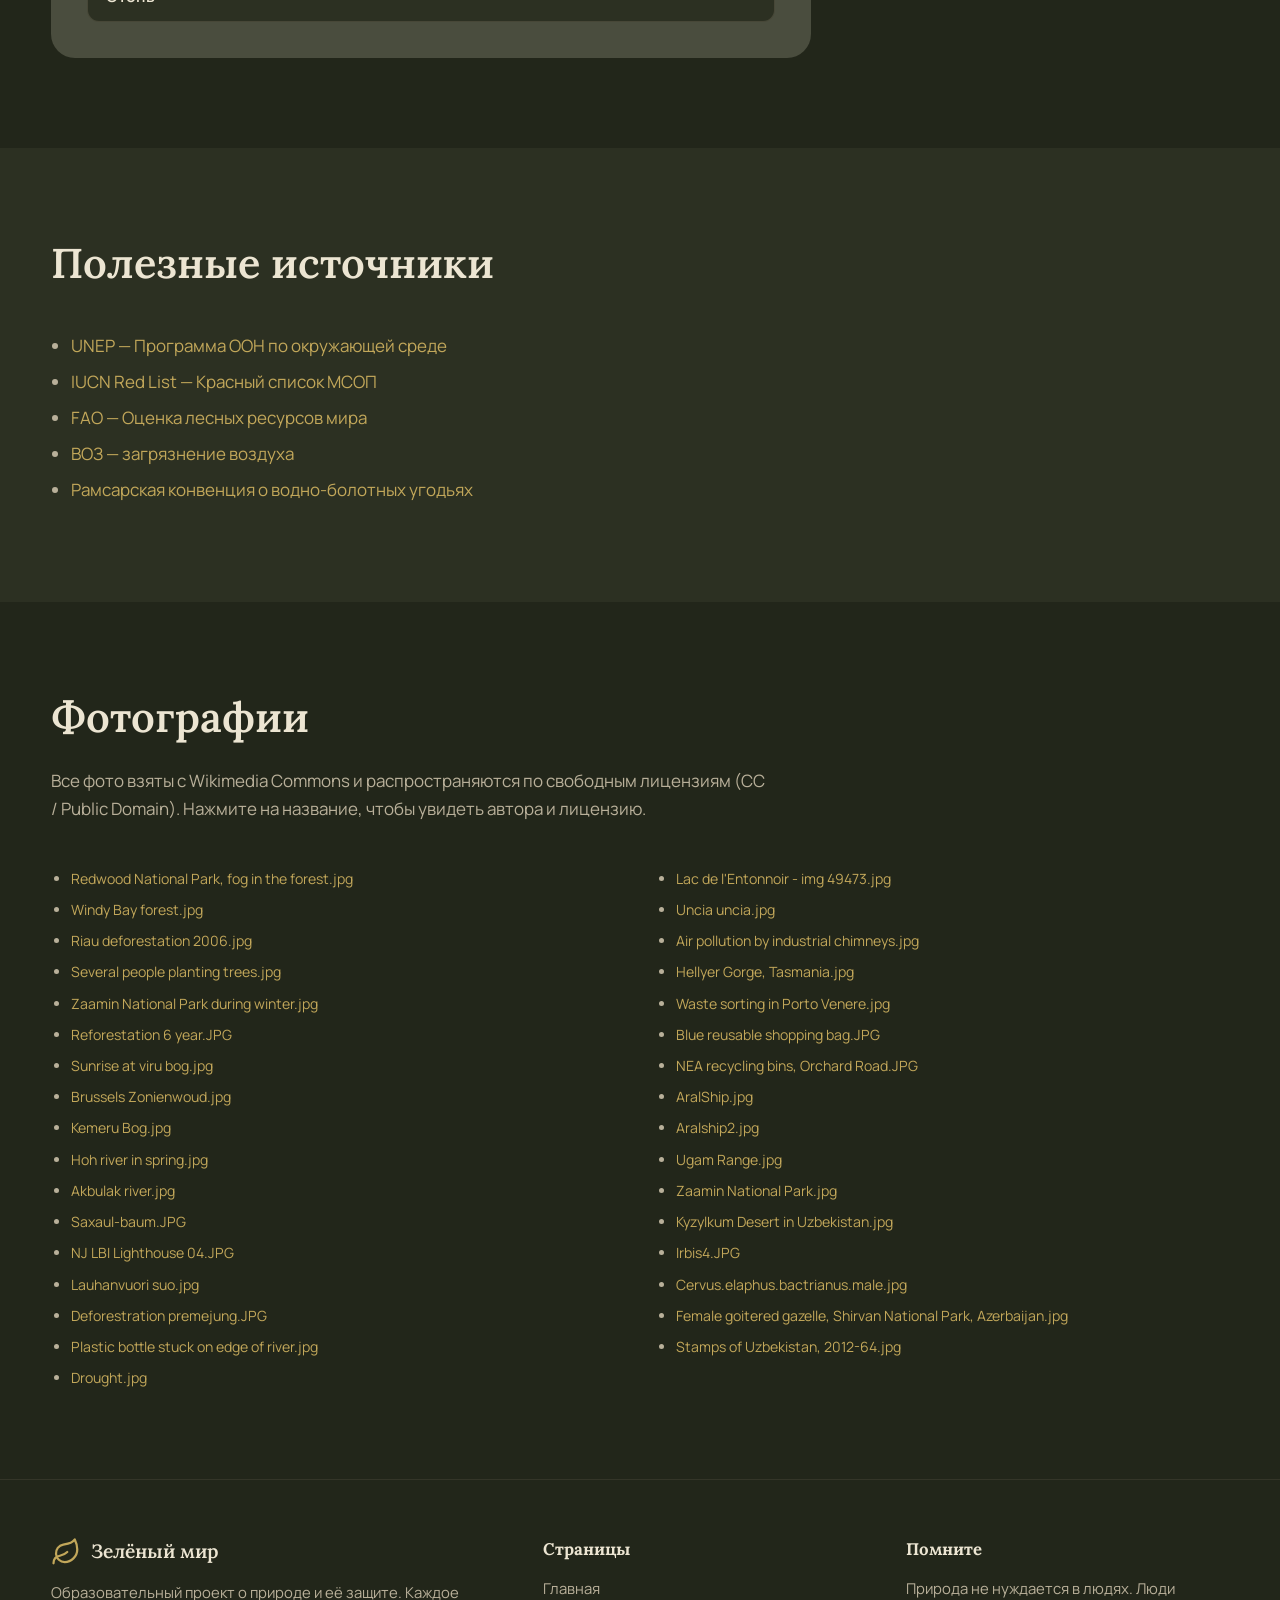
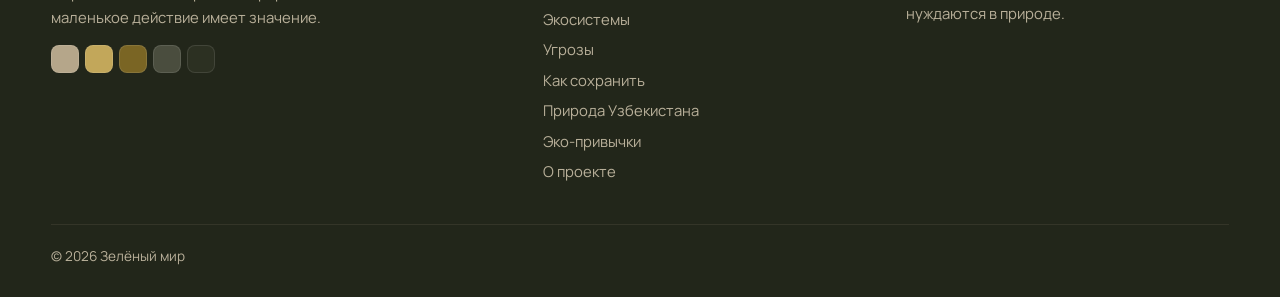
<file: about.html>
<!DOCTYPE html>
<html lang="ru">
<head>
<meta charset="UTF-8">
<meta name="viewport" content="width=device-width, initial-scale=1.0">
<title>О проекте — Зелёный мир</title>
<meta name="description" content="Сайт о природе и о том, как её сохранить. Tabiat va uni asrash haqida sayt.">
<meta name="theme-color" content="#2C3022">
<script>try{var l=localStorage.getItem("lang");if(l)document.documentElement.lang=l}catch(e){}</script>
<link rel="icon" href="data:image/svg+xml,%3Csvg xmlns='http://www.w3.org/2000/svg' viewBox='0 0 24 24' fill='none' stroke='%23C2A75A' stroke-width='2'%3E<path d='M11 20A7 7 0 0 1 9.8 6.1C15.5 5 17 4.48 19 2c1 2 2 4.18 2 8 0 5.5-4.78 10-10 10Z'/><path d='M2 21c0-3 1.85-5.36 5.08-6C9.5 14.52 12 13 13 12'/>%3C/svg%3E">
<link rel="preconnect" href="https://fonts.googleapis.com">
<link rel="preconnect" href="https://fonts.gstatic.com" crossorigin>
<link href="https://fonts.googleapis.com/css2?family=Lora:wght@500;600;700&family=Manrope:wght@400;600;700&display=swap" rel="stylesheet">
<link rel="stylesheet" href="css/style.css">
</head>
<body data-title-ru="О проекте — Зелёный мир" data-title-uz="Loyiha haqida — Yashil dunyo">
<header class="header">
  <div class="container">
    <a href="index.html" class="logo"><svg class="icon" viewBox="0 0 24 24" aria-hidden="true"><path d="M11 20A7 7 0 0 1 9.8 6.1C15.5 5 17 4.48 19 2c1 2 2 4.18 2 8 0 5.5-4.78 10-10 10Z"/><path d="M2 21c0-3 1.85-5.36 5.08-6C9.5 14.52 12 13 13 12"/></svg><span data-l="ru">Зелёный мир</span><span data-l="uz">Yashil dunyo</span></a>
    <nav class="nav"><a href="index.html"><span data-l="ru">Главная</span><span data-l="uz">Bosh sahifa</span></a><a href="ecosystems.html"><span data-l="ru">Экосистемы</span><span data-l="uz">Ekotizimlar</span></a><a href="threats.html"><span data-l="ru">Угрозы</span><span data-l="uz">Tahdidlar</span></a><a href="protect.html"><span data-l="ru">Как сохранить</span><span data-l="uz">Qanday asraymiz</span></a><a href="uzbekistan.html"><span data-l="ru">Природа Узбекистана</span><span data-l="uz">Oʻzbekiston tabiati</span></a><a href="habits.html"><span data-l="ru">Эко-привычки</span><span data-l="uz">Eko-odatlar</span></a><a href="about.html" class="active"><span data-l="ru">О проекте</span><span data-l="uz">Loyiha haqida</span></a></nav>
    <div class="lang-switch" role="group" aria-label="Language">
      <button data-set="ru">RU</button><button data-set="uz">UZ</button>
    </div>
    <button class="burger" aria-label="Menu"><svg class="icon" viewBox="0 0 24 24" aria-hidden="true"><path d="M4 6h16M4 12h16M4 18h16"/></svg></button>
  </div>
</header>
<main>
<section class="hero small photo" style="background-image:linear-gradient(180deg,rgba(34,38,26,.55) 0%,rgba(44,48,34,.72) 55%,#2C3022 100%),url(img/hero-about.jpg)">
  <div class="container hero-content">
    <span class="eyebrow"><span data-l="ru">О нас</span><span data-l="uz">Biz haqimizda</span></span>
    <h1 data-l="ru">О проекте</h1><h1 data-l="uz">Loyiha haqida</h1>
    <p class="lead" data-l="ru">«Зелёный мир» — образовательный сайт о природе, её проблемах и о том, как каждый может помочь.</p><p class="lead" data-l="uz">«Yashil dunyo» — tabiat, uning muammolari va har kim qanday yordam bera olishi haqidagi taʼlimiy sayt.</p>
    
  </div>
  <svg class="forest" viewBox="0 0 1440 400" preserveAspectRatio="none" aria-hidden="true"><path fill="#4A4D3E" opacity="0.55" d="M0 400 L0 230 L-10 230 L2 184.85 L-5 184.85 L11 142.27999999999997 L4 142.27999999999997 L22 101 L40 142.27999999999997 L34 142.27999999999997 L49 184.85 L43 184.85 L54 230 L31 230 L44 197.45 L37 197.45 L55 166.76 L47 166.76 L68 137 L88 166.76 L81 166.76 L99 197.45 L91 197.45 L104 230 L72 230 L82 183.1 L76 183.1 L90 138.88 L85 138.88 L101 96 L117 138.88 L112 138.88 L126 183.1 L120 183.1 L130 230 L116 230 L128 190.8 L121 190.8 L136 153.83999999999997 L130 153.83999999999997 L147 118 L165 153.83999999999997 L158 153.83999999999997 L173 190.8 L167 190.8 L178 230 L164 230 L176 203.75 L169 203.75 L186 179.0 L179 179.0 L198 155 L217 179.0 L210 179.0 L227 203.75 L220 203.75 L232 230 L205 230 L219 185.55 L211 185.55 L230 143.64 L222 143.64 L243 103 L265 143.64 L257 143.64 L276 185.55 L268 185.55 L282 230 L259 230 L268 198.15 L263 198.15 L275 168.12 L270 168.12 L284 139 L298 168.12 L293 168.12 L305 198.15 L300 198.15 L309 230 L288 230 L302 183.1 L294 183.1 L312 138.88 L305 138.88 L325 96 L346 138.88 L338 138.88 L356 183.1 L349 183.1 L362 230 L354 230 L367 202.7 L360 202.7 L377 176.95999999999998 L370 176.95999999999998 L389 152 L409 176.95999999999998 L402 176.95999999999998 L418 202.7 L411 202.7 L424 230 L402 230 L415 172.25 L408 172.25 L426 117.8 L418 117.8 L439 65 L460 117.8 L452 117.8 L470 172.25 L463 172.25 L476 230 L466 230 L478 196.4 L472 196.4 L488 164.72 L481 164.72 L500 134 L518 164.72 L511 164.72 L527 196.4 L521 196.4 L533 230 L520 230 L533 186.95 L526 186.95 L543 146.36 L536 146.36 L557 107 L577 146.36 L570 146.36 L588 186.95 L580 186.95 L594 230 L580 230 L589 164.9 L584 164.9 L596 103.52 L591 103.52 L605 44 L619 103.52 L614 103.52 L626 164.9 L621 164.9 L630 230 L613 230 L620 169.45 L616 169.45 L627 112.35999999999999 L622 112.35999999999999 L634 57 L647 112.35999999999999 L642 112.35999999999999 L653 169.45 L648 169.45 L656 230 L647 230 L661 205.5 L653 205.5 L671 182.4 L664 182.4 L684 160 L705 182.4 L697 182.4 L715 205.5 L708 205.5 L721 230 L689 230 L702 188.7 L695 188.7 L712 149.76 L705 149.76 L725 112 L746 149.76 L739 149.76 L756 188.7 L749 188.7 L762 230 L733 230 L743 195.0 L737 195.0 L751 162.0 L745 162.0 L761 130 L777 162.0 L772 162.0 L785 195.0 L780 195.0 L790 230 L782 230 L796 200.6 L788 200.6 L807 172.88 L799 172.88 L821 146 L842 172.88 L834 172.88 L853 200.6 L845 200.6 L859 230 L825 230 L836 171.55 L830 171.55 L845 116.44 L838 116.44 L856 63 L874 116.44 L867 116.44 L882 171.55 L876 171.55 L887 230 L879 230 L889 196.75 L883 196.75 L896 165.39999999999998 L891 165.39999999999998 L906 135 L921 165.39999999999998 L916 165.39999999999998 L928 196.75 L923 196.75 L933 230 L925 230 L936 199.55 L930 199.55 L945 170.84 L939 170.84 L956 143 L973 170.84 L967 170.84 L982 199.55 L976 199.55 L987 230 L959 230 L971 202.0 L965 202.0 L980 175.6 L973 175.6 L991 150 L1008 175.6 L1002 175.6 L1017 202.0 L1011 202.0 L1022 230 L1006 230 L1016 196.75 L1010 196.75 L1024 165.39999999999998 L1018 165.39999999999998 L1034 135 L1050 165.39999999999998 L1045 165.39999999999998 L1058 196.75 L1053 196.75 L1063 230 L1045 230 L1058 177.15 L1051 177.15 L1067 127.32 L1060 127.32 L1080 79 L1099 127.32 L1092 127.32 L1109 177.15 L1102 177.15 L1115 230 L1100 230 L1109 199.2 L1104 199.2 L1116 170.16 L1111 170.16 L1125 142 L1138 170.16 L1133 170.16 L1145 199.2 L1140 199.2 L1149 230 L1137 230 L1145 203.75 L1141 203.75 L1151 179.0 L1147 179.0 L1159 155 L1171 179.0 L1167 179.0 L1178 203.75 L1173 203.75 L1181 230 L1170 230 L1183 178.55 L1176 178.55 L1193 130.04 L1186 130.04 L1206 83 L1227 130.04 L1219 130.04 L1237 178.55 L1229 178.55 L1243 230 L1229 230 L1243 172.6 L1235 172.6 L1254 118.47999999999999 L1246 118.47999999999999 L1268 66 L1290 118.47999999999999 L1282 118.47999999999999 L1300 172.6 L1293 172.6 L1307 230 L1299 230 L1312 200.25 L1305 200.25 L1322 172.2 L1315 172.2 L1335 145 L1356 172.2 L1349 172.2 L1366 200.25 L1359 200.25 L1372 230 L1349 230 L1359 165.25 L1353 165.25 L1366 104.19999999999999 L1361 104.19999999999999 L1375 45 L1389 104.19999999999999 L1384 104.19999999999999 L1396 165.25 L1391 165.25 L1400 230 L1388 230 L1400 203.75 L1393 203.75 L1410 179.0 L1403 179.0 L1422 155 L1441 179.0 L1435 179.0 L1451 203.75 L1444 203.75 L1457 230 L1446 230 L1457 182.4 L1451 182.4 L1466 137.51999999999998 L1460 137.51999999999998 L1478 94 L1495 137.51999999999998 L1489 137.51999999999998 L1504 182.4 L1498 182.4 L1509 230 L1440 400 Z"/><path fill="#3a3d30" opacity="0.8" d="M0 400 L0 300 L-10 300 L0 275.15 L-6 275.15 L8 251.72 L2 251.72 L18 229 L34 251.72 L28 251.72 L42 275.15 L36 275.15 L46 300 L23 300 L31 253.1 L26 253.1 L37 208.88 L32 208.88 L44 166 L56 208.88 L52 208.88 L62 253.1 L58 253.1 L65 300 L49 300 L60 270.25 L54 270.25 L68 242.2 L62 242.2 L79 215 L96 242.2 L90 242.2 L104 270.25 L98 270.25 L109 300 L94 300 L102 278.3 L97 278.3 L108 257.84 L103 257.84 L115 238 L127 257.84 L123 257.84 L133 278.3 L129 278.3 L137 300 L127 300 L135 279.0 L130 279.0 L141 259.2 L136 259.2 L149 240 L161 259.2 L157 259.2 L167 279.0 L163 279.0 L171 300 L154 300 L161 259.4 L157 259.4 L167 221.12 L163 221.12 L174 184 L185 221.12 L181 221.12 L191 259.4 L187 259.4 L194 300 L187 300 L196 265.35 L191 265.35 L203 232.68 L198 232.68 L212 201 L226 232.68 L221 232.68 L233 265.35 L228 265.35 L237 300 L216 300 L222 244.0 L219 244.0 L227 191.2 L224 191.2 L233 140 L243 191.2 L239 191.2 L247 244.0 L244 244.0 L250 300 L239 300 L249 254.15 L244 254.15 L257 210.92 L251 210.92 L267 169 L282 210.92 L276 210.92 L289 254.15 L284 254.15 L294 300 L279 300 L288 247.5 L283 247.5 L296 198.0 L291 198.0 L306 150 L321 198.0 L315 198.0 L328 247.5 L323 247.5 L332 300 L319 300 L327 276.2 L322 276.2 L333 253.76 L329 253.76 L341 232 L353 253.76 L349 253.76 L359 276.2 L355 276.2 L363 300 L347 300 L354 245.05 L350 245.05 L361 193.24 L356 193.24 L368 143 L380 193.24 L376 193.24 L386 245.05 L382 245.05 L390 300 L376 300 L384 254.15 L380 254.15 L390 210.92 L385 210.92 L397 169 L409 210.92 L405 210.92 L415 254.15 L411 254.15 L419 300 L409 300 L419 271.65 L413 271.65 L426 244.92 L421 244.92 L435 219 L449 244.92 L444 244.92 L457 271.65 L451 271.65 L461 300 L453 300 L459 277.95 L456 277.95 L464 257.15999999999997 L461 257.15999999999997 L470 237 L479 257.15999999999997 L476 257.15999999999997 L484 277.95 L481 277.95 L487 300 L483 300 L490 271.3 L486 271.3 L496 244.24 L492 244.24 L503 218 L514 244.24 L510 244.24 L520 271.3 L516 271.3 L523 300 L507 300 L516 273.75 L511 273.75 L523 249.0 L518 249.0 L532 225 L545 249.0 L540 249.0 L552 273.75 L547 273.75 L556 300 L534 300 L542 276.55 L538 276.55 L549 254.44 L544 254.44 L557 233 L569 254.44 L565 254.44 L575 276.55 L571 276.55 L579 300 L571 300 L580 266.05 L575 266.05 L587 234.04 L582 234.04 L596 203 L609 234.04 L605 234.04 L616 266.05 L611 266.05 L620 300 L615 300 L622 263.25 L618 263.25 L628 228.6 L624 228.6 L635 195 L646 228.6 L642 228.6 L652 263.25 L648 263.25 L655 300 L644 300 L650 266.75 L646 266.75 L655 235.39999999999998 L651 235.39999999999998 L662 205 L672 235.39999999999998 L668 235.39999999999998 L677 266.75 L673 266.75 L680 300 L664 300 L672 254.15 L668 254.15 L677 210.92 L673 210.92 L685 169 L696 210.92 L692 210.92 L702 254.15 L698 254.15 L705 300 L688 300 L696 260.45 L692 260.45 L703 223.16 L698 223.16 L711 187 L723 223.16 L719 223.16 L729 260.45 L725 260.45 L733 300 L724 300 L734 245.05 L728 245.05 L741 193.24 L736 193.24 L751 143 L766 193.24 L761 193.24 L774 245.05 L768 245.05 L778 300 L765 300 L774 271.65 L769 271.65 L781 244.92 L776 244.92 L790 219 L804 244.92 L799 244.92 L811 271.65 L806 271.65 L815 300 L797 300 L808 252.4 L802 252.4 L815 207.51999999999998 L810 207.51999999999998 L826 164 L841 207.51999999999998 L836 207.51999999999998 L849 252.4 L844 252.4 L854 300 L838 300 L849 274.8 L843 274.8 L857 251.04 L851 251.04 L867 228 L883 251.04 L877 251.04 L891 274.8 L886 274.8 L896 300 L876 300 L882 273.4 L879 273.4 L887 248.32 L884 248.32 L894 224 L904 248.32 L901 248.32 L910 273.4 L906 273.4 L913 300 L904 300 L911 275.5 L907 275.5 L916 252.4 L912 252.4 L922 230 L933 252.4 L929 252.4 L938 275.5 L934 275.5 L941 300 L934 300 L941 278.65 L937 278.65 L946 258.52 L943 258.52 L953 239 L964 258.52 L960 258.52 L969 278.65 L965 278.65 L972 300 L961 300 L970 252.75 L965 252.75 L977 208.2 L972 208.2 L985 165 L999 208.2 L994 208.2 L1005 252.75 L1000 252.75 L1009 300 L994 300 L1003 271.3 L998 271.3 L1009 244.24 L1005 244.24 L1018 218 L1031 244.24 L1026 244.24 L1038 271.3 L1033 271.3 L1041 300 L1030 300 L1038 267.45 L1034 267.45 L1045 236.76 L1040 236.76 L1053 207 L1067 236.76 L1062 236.76 L1073 267.45 L1068 267.45 L1077 300 L1071 300 L1080 277.95 L1075 277.95 L1087 257.15999999999997 L1082 257.15999999999997 L1095 237 L1109 257.15999999999997 L1104 257.15999999999997 L1116 277.95 L1111 277.95 L1120 300 L1108 300 L1116 259.75 L1111 259.75 L1123 221.8 L1118 221.8 L1131 185 L1145 221.8 L1140 221.8 L1151 259.75 L1146 259.75 L1155 300 L1142 300 L1151 255.2 L1146 255.2 L1158 212.95999999999998 L1153 212.95999999999998 L1167 172 L1181 212.95999999999998 L1176 212.95999999999998 L1188 255.2 L1183 255.2 L1192 300 L1184 300 L1192 250.3 L1188 250.3 L1199 203.44 L1194 203.44 L1208 158 L1221 203.44 L1216 203.44 L1228 250.3 L1223 250.3 L1232 300 L1226 300 L1236 276.2 L1230 276.2 L1243 253.76 L1238 253.76 L1252 232 L1267 253.76 L1262 253.76 L1274 276.2 L1269 276.2 L1278 300 L1268 300 L1274 274.45 L1271 274.45 L1279 250.36 L1276 250.36 L1286 227 L1295 250.36 L1292 250.36 L1300 274.45 L1297 274.45 L1303 300 L1293 300 L1302 276.55 L1297 276.55 L1308 254.44 L1303 254.44 L1316 233 L1329 254.44 L1324 254.44 L1335 276.55 L1331 276.55 L1339 300 L1329 300 L1338 276.9 L1333 276.9 L1345 255.12 L1340 255.12 L1354 234 L1368 255.12 L1363 255.12 L1375 276.9 L1370 276.9 L1380 300 L1357 300 L1367 268.15 L1362 268.15 L1375 238.12 L1370 238.12 L1385 209 L1401 238.12 L1396 238.12 L1409 268.15 L1403 268.15 L1414 300 L1393 300 L1401 246.45 L1397 246.45 L1408 195.95999999999998 L1403 195.95999999999998 L1417 147 L1430 195.95999999999998 L1425 195.95999999999998 L1437 246.45 L1432 246.45 L1441 300 L1428 300 L1433 268.15 L1430 268.15 L1438 238.12 L1435 238.12 L1444 209 L1453 238.12 L1450 238.12 L1458 268.15 L1455 268.15 L1461 300 L1453 300 L1459 251.7 L1455 251.7 L1463 206.16 L1460 206.16 L1469 162 L1479 206.16 L1475 206.16 L1484 251.7 L1480 251.7 L1486 300 L1440 400 Z"/><path fill="#2C3022" opacity="1" d="M0 400 L0 360 L-10 360 L-5 312.75 L-8 312.75 L-2 268.2 L-4 268.2 L3 225 L10 268.2 L7 268.2 L13 312.75 L11 312.75 L15 360 L6 360 L13 312.05 L9 312.05 L18 266.84 L14 266.84 L25 223 L36 266.84 L32 266.84 L42 312.05 L38 312.05 L45 360 L28 360 L34 337.95 L31 337.95 L38 317.15999999999997 L35 317.15999999999997 L44 297 L52 317.15999999999997 L49 317.15999999999997 L57 337.95 L54 337.95 L59 360 L50 360 L56 315.2 L53 315.2 L61 272.96 L58 272.96 L67 232 L77 272.96 L73 272.96 L81 315.2 L78 315.2 L84 360 L77 360 L83 335.85 L80 335.85 L87 313.08 L84 313.08 L92 291 L101 313.08 L98 313.08 L105 335.85 L102 335.85 L108 360 L102 360 L108 338.65 L105 338.65 L113 318.52 L110 318.52 L119 299 L128 318.52 L125 318.52 L133 338.65 L130 338.65 L136 360 L126 360 L134 332.35 L129 332.35 L140 306.28 L135 306.28 L148 281 L160 306.28 L156 306.28 L166 332.35 L162 332.35 L170 360 L165 360 L170 333.05 L167 333.05 L173 307.64 L171 307.64 L178 283 L185 307.64 L183 307.64 L189 333.05 L186 333.05 L191 360 L182 360 L188 328.85 L185 328.85 L193 299.48 L190 299.48 L199 271 L208 299.48 L205 299.48 L213 328.85 L209 328.85 L215 360 L202 360 L207 329.2 L204 329.2 L210 300.15999999999997 L208 300.15999999999997 L215 272 L222 300.15999999999997 L220 300.15999999999997 L226 329.2 L223 329.2 L228 360 L217 360 L225 335.85 L220 335.85 L231 313.08 L226 313.08 L238 291 L250 313.08 L246 313.08 L256 335.85 L252 335.85 L260 360 L255 360 L260 322.55 L257 322.55 L263 287.24 L261 287.24 L268 253 L275 287.24 L273 287.24 L279 322.55 L276 322.55 L281 360 L270 360 L276 311.0 L272 311.0 L281 264.8 L277 264.8 L287 220 L296 264.8 L293 264.8 L301 311.0 L298 311.0 L304 360 L293 360 L298 310.65 L295 310.65 L301 264.12 L299 264.12 L306 219 L313 264.12 L310 264.12 L316 310.65 L314 310.65 L318 360 L307 360 L313 305.05 L310 305.05 L318 253.24 L315 253.24 L324 203 L334 253.24 L330 253.24 L339 305.05 L335 305.05 L341 360 L328 360 L334 319.4 L331 319.4 L338 281.12 L335 281.12 L343 244 L351 281.12 L348 281.12 L355 319.4 L352 319.4 L357 360 L350 360 L357 334.45 L353 334.45 L361 310.36 L358 310.36 L368 287 L377 310.36 L374 310.36 L382 334.45 L379 334.45 L385 360 L374 360 L380 327.8 L377 327.8 L385 297.44 L382 297.44 L391 268 L401 297.44 L397 297.44 L405 327.8 L402 327.8 L408 360 L396 360 L403 329.2 L399 329.2 L408 300.15999999999997 L405 300.15999999999997 L415 272 L425 300.15999999999997 L422 300.15999999999997 L430 329.2 L427 329.2 L433 360 L426 360 L431 333.4 L428 333.4 L435 308.32 L432 308.32 L441 284 L449 308.32 L446 308.32 L453 333.4 L450 333.4 L455 360 L450 360 L458 323.25 L454 323.25 L463 288.6 L459 288.6 L470 255 L481 288.6 L477 288.6 L487 323.25 L483 323.25 L490 360 L485 360 L492 339.0 L488 339.0 L498 319.2 L494 319.2 L506 300 L517 319.2 L513 319.2 L523 339.0 L519 339.0 L527 360 L521 360 L526 334.8 L523 334.8 L529 311.04 L527 311.04 L533 288 L540 311.04 L538 311.04 L544 334.8 L541 334.8 L546 360 L538 360 L545 320.45 L541 320.45 L550 283.15999999999997 L546 283.15999999999997 L556 247 L567 283.15999999999997 L563 283.15999999999997 L572 320.45 L568 320.45 L575 360 L564 360 L572 323.6 L568 323.6 L578 289.28 L574 289.28 L585 256 L597 289.28 L593 289.28 L603 323.6 L599 323.6 L606 360 L600 360 L606 319.75 L603 319.75 L609 281.8 L607 281.8 L615 245 L622 281.8 L620 281.8 L626 319.75 L624 319.75 L629 360 L619 360 L625 318.35 L621 318.35 L629 279.08 L626 279.08 L635 241 L645 279.08 L641 279.08 L649 318.35 L646 318.35 L652 360 L648 360 L654 318.7 L650 318.7 L658 279.76 L655 279.76 L664 242 L673 279.76 L670 279.76 L678 318.7 L675 318.7 L681 360 L668 360 L672 321.15 L670 321.15 L676 284.52 L673 284.52 L680 249 L687 284.52 L685 284.52 L691 321.15 L688 321.15 L693 360 L682 360 L689 325.0 L685 325.0 L694 292.0 L690 292.0 L700 260 L710 292.0 L706 292.0 L715 325.0 L711 325.0 L717 360 L704 360 L710 307.15 L706 307.15 L714 257.32 L711 257.32 L720 209 L728 257.32 L725 257.32 L733 307.15 L730 307.15 L735 360 L731 360 L736 311.0 L733 311.0 L739 264.8 L737 264.8 L744 220 L751 264.8 L748 264.8 L754 311.0 L752 311.0 L756 360 L754 360 L760 312.05 L757 312.05 L765 266.84 L762 266.84 L772 223 L782 266.84 L778 266.84 L787 312.05 L783 312.05 L790 360 L785 360 L792 309.25 L788 309.25 L798 261.4 L794 261.4 L805 215 L816 261.4 L812 261.4 L821 309.25 L817 309.25 L824 360 L810 360 L817 314.85 L813 314.85 L822 272.28 L818 272.28 L829 231 L840 272.28 L836 272.28 L846 314.85 L842 314.85 L849 360 L832 360 L839 309.25 L835 309.25 L844 261.4 L840 261.4 L850 215 L860 261.4 L856 261.4 L865 309.25 L861 309.25 L867 360 L857 360 L863 306.45 L860 306.45 L867 255.95999999999998 L864 255.95999999999998 L873 207 L881 255.95999999999998 L878 255.95999999999998 L885 306.45 L882 306.45 L888 360 L883 360 L889 316.25 L886 316.25 L894 275.0 L891 275.0 L900 235 L910 275.0 L906 275.0 L914 316.25 L911 316.25 L917 360 L907 360 L913 339.0 L910 339.0 L917 319.2 L914 319.2 L922 300 L930 319.2 L927 319.2 L935 339.0 L932 339.0 L937 360 L929 360 L934 335.85 L931 335.85 L938 313.08 L935 313.08 L943 291 L951 313.08 L948 313.08 L955 335.85 L952 335.85 L957 360 L954 360 L959 325.0 L956 325.0 L962 292.0 L960 292.0 L967 260 L974 292.0 L971 292.0 L977 325.0 L975 325.0 L979 360 L969 360 L976 332.0 L972 332.0 L981 305.6 L978 305.6 L988 280 L999 305.6 L995 305.6 L1004 332.0 L1000 332.0 L1007 360 L997 360 L1004 321.15 L1000 321.15 L1009 284.52 L1005 284.52 L1015 249 L1026 284.52 L1022 284.52 L1031 321.15 L1027 321.15 L1034 360 L1022 360 L1029 312.75 L1025 312.75 L1033 268.2 L1030 268.2 L1040 225 L1049 268.2 L1046 268.2 L1054 312.75 L1050 312.75 L1057 360 L1043 360 L1048 308.2 L1045 308.2 L1053 259.36 L1050 259.36 L1058 212 L1067 259.36 L1064 259.36 L1071 308.2 L1068 308.2 L1074 360 L1070 360 L1076 330.25 L1073 330.25 L1080 302.2 L1077 302.2 L1085 275 L1094 302.2 L1091 302.2 L1098 330.25 L1095 330.25 L1101 360 L1091 360 L1098 330.95 L1094 330.95 L1104 303.56 L1100 303.56 L1111 277 L1122 303.56 L1118 303.56 L1128 330.95 L1124 330.95 L1131 360 L1124 360 L1130 331.3 L1127 331.3 L1135 304.24 L1132 304.24 L1142 278 L1152 304.24 L1148 304.24 L1157 331.3 L1153 331.3 L1159 360 L1144 360 L1151 308.55 L1147 308.55 L1157 260.03999999999996 L1153 260.03999999999996 L1165 213 L1176 260.03999999999996 L1172 260.03999999999996 L1182 308.55 L1178 308.55 L1185 360 L1171 360 L1178 315.9 L1174 315.9 L1184 274.32 L1180 274.32 L1191 234 L1203 274.32 L1199 274.32 L1209 315.9 L1205 315.9 L1212 360 L1203 360 L1208 305.4 L1205 305.4 L1212 253.92 L1209 253.92 L1216 204 L1223 253.92 L1221 253.92 L1227 305.4 L1224 305.4 L1229 360 L1220 360 L1226 315.9 L1223 315.9 L1231 274.32 L1227 274.32 L1237 234 L1246 274.32 L1243 274.32 L1250 315.9 L1247 315.9 L1253 360 L1246 360 L1251 328.85 L1248 328.85 L1255 299.48 L1252 299.48 L1260 271 L1267 299.48 L1265 299.48 L1271 328.85 L1269 328.85 L1274 360 L1263 360 L1268 308.9 L1265 308.9 L1272 260.72 L1269 260.72 L1278 214 L1287 260.72 L1284 260.72 L1291 308.9 L1288 308.9 L1293 360 L1286 360 L1291 314.85 L1288 314.85 L1295 272.28 L1293 272.28 L1301 231 L1309 272.28 L1306 272.28 L1313 314.85 L1310 314.85 L1316 360 L1306 360 L1311 313.1 L1308 313.1 L1315 268.88 L1312 268.88 L1320 226 L1327 268.88 L1325 268.88 L1331 313.1 L1328 313.1 L1333 360 L1329 360 L1336 309.25 L1332 309.25 L1341 261.4 L1337 261.4 L1348 215 L1359 261.4 L1355 261.4 L1365 309.25 L1361 309.25 L1368 360 L1356 360 L1361 323.95 L1359 323.95 L1365 289.96 L1363 289.96 L1370 257 L1378 289.96 L1376 289.96 L1382 323.95 L1379 323.95 L1385 360 L1377 360 L1382 320.1 L1379 320.1 L1386 282.48 L1383 282.48 L1391 246 L1399 282.48 L1396 282.48 L1403 320.1 L1400 320.1 L1405 360 L1395 360 L1401 308.55 L1398 308.55 L1406 260.03999999999996 L1403 260.03999999999996 L1412 213 L1422 260.03999999999996 L1419 260.03999999999996 L1427 308.55 L1424 308.55 L1430 360 L1414 360 L1422 314.15 L1418 314.15 L1428 270.91999999999996 L1424 270.91999999999996 L1436 229 L1449 270.91999999999996 L1444 270.91999999999996 L1455 314.15 L1451 314.15 L1459 360 L1453 360 L1459 307.15 L1456 307.15 L1463 257.32 L1460 257.32 L1469 209 L1477 257.32 L1474 257.32 L1482 307.15 L1479 307.15 L1484 360 L1440 400 Z"/></svg>
  <div class="fog"></div>
</section>
<section class="block">
  <div class="container grid-2">
    <div class="reveal">
      <h2 data-l="ru">Наша цель</h2><h2 data-l="uz">Bizning maqsadimiz</h2>
      <p data-l="ru">Мы хотим, чтобы как можно больше людей узнали, почему природа важна и что ей угрожает, — и начали действовать.</p><p data-l="uz">Imkon qadar koʻproq odam tabiat nima uchun muhimligini va unga nima tahdid solayotganini bilib, harakat qilishni boshlashini istaymiz.</p>
      <p data-l="ru">Сайт работает на двух языках — русском и узбекском, чтобы быть понятным всем жителям Узбекистана.</p><p data-l="uz">Sayt ikki tilda — rus va oʻzbek tillarida ishlaydi, shunda Oʻzbekistonning barcha aholisi uchun tushunarli boʻladi.</p>
      <p data-l="ru">Цвета сайта взяты из настоящего мшистого леса — оттенки болота, мха и старой коры.</p><p data-l="uz">Sayt ranglari haqiqiy moxli oʻrmondan olingan — botqoq, mox va eski poʻstloq tuslari.</p>
    </div>
    <div class="panel photo reveal"><img src="img/hero-about.jpg" alt="Болото на рассвете" loading="lazy"></div>
  </div>
</section>
<section class="block alt">
  <div class="container">
    <div class="section-head reveal"><h2 data-l="ru">Проверьте себя</h2><h2 data-l="uz">Oʻzingizni sinang</h2><p data-l="ru">5 вопросов по материалам сайта.</p><p data-l="uz">Sayt materiallari boʻyicha 5 ta savol.</p></div>
    <div class="quiz reveal" id="quiz"></div>
  </div>
</section>
<section class="block">
  <div class="container">
    <div class="section-head reveal"><h2 data-l="ru">Полезные источники</h2><h2 data-l="uz">Foydali manbalar</h2></div>
    <ul class="sources reveal">
      <li><a href="https://www.unep.org/" target="_blank" rel="noopener">UNEP — <span data-l="ru">Программа ООН по окружающей среде</span><span data-l="uz">BMT Atrof-muhit dasturi</span></a></li>
      <li><a href="https://www.iucnredlist.org/" target="_blank" rel="noopener">IUCN Red List — <span data-l="ru">Красный список МСОП</span><span data-l="uz">XTMI Qizil roʻyxati</span></a></li>
      <li><a href="https://www.fao.org/forest-resources-assessment/" target="_blank" rel="noopener">FAO — <span data-l="ru">Оценка лесных ресурсов мира</span><span data-l="uz">Jahon oʻrmon resurslarini baholash</span></a></li>
      <li><a href="https://www.who.int/health-topics/air-pollution" target="_blank" rel="noopener"><span data-l="ru">ВОЗ — загрязнение воздуха</span><span data-l="uz">JSST — havo ifloslanishi</span></a></li>
      <li><a href="https://www.ramsar.org/" target="_blank" rel="noopener"><span data-l="ru">Рамсарская конвенция о водно-болотных угодьях</span><span data-l="uz">Suv-botqoq yerlari toʻgʻrisidagi Ramsar konvensiyasi</span></a></li>
    </ul>
  </div>
</section><section class="block alt"><div class="container">
  <div class="section-head reveal"><h2 data-l="ru">Фотографии</h2><h2 data-l="uz">Fotosuratlar</h2><p data-l="ru">Все фото взяты с Wikimedia Commons и распространяются по свободным лицензиям (CC / Public Domain). Нажмите на название, чтобы увидеть автора и лицензию.</p><p data-l="uz">Barcha fotosuratlar Wikimedia Commons saytidan olingan va erkin litsenziyalar (CC / Public Domain) asosida tarqatiladi. Muallif va litsenziyani koʻrish uchun nomini bosing.</p></div>
  <ul class="sources credits"><li><a href="https://commons.wikimedia.org/wiki/File:Redwood_National_Park,_fog_in_the_forest.jpg" target="_blank" rel="noopener">Redwood National Park, fog in the forest.jpg</a></li><li><a href="https://commons.wikimedia.org/wiki/File:Windy_Bay_forest.jpg" target="_blank" rel="noopener">Windy Bay forest.jpg</a></li><li><a href="https://commons.wikimedia.org/wiki/File:Riau_deforestation_2006.jpg" target="_blank" rel="noopener">Riau deforestation 2006.jpg</a></li><li><a href="https://commons.wikimedia.org/wiki/File:Several_people_planting_trees.jpg" target="_blank" rel="noopener">Several people planting trees.jpg</a></li><li><a href="https://commons.wikimedia.org/wiki/File:Zaamin_National_Park_during_winter.jpg" target="_blank" rel="noopener">Zaamin National Park during winter.jpg</a></li><li><a href="https://commons.wikimedia.org/wiki/File:Reforestation_6_year.JPG" target="_blank" rel="noopener">Reforestation 6 year.JPG</a></li><li><a href="https://commons.wikimedia.org/wiki/File:Sunrise_at_viru_bog.jpg" target="_blank" rel="noopener">Sunrise at viru bog.jpg</a></li><li><a href="https://commons.wikimedia.org/wiki/File:Brussels_Zonienwoud.jpg" target="_blank" rel="noopener">Brussels Zonienwoud.jpg</a></li><li><a href="https://commons.wikimedia.org/wiki/File:Kemeru_Bog.jpg" target="_blank" rel="noopener">Kemeru Bog.jpg</a></li><li><a href="https://commons.wikimedia.org/wiki/File:Hoh_river_in_spring.jpg" target="_blank" rel="noopener">Hoh river in spring.jpg</a></li><li><a href="https://commons.wikimedia.org/wiki/File:Akbulak_river.jpg" target="_blank" rel="noopener">Akbulak river.jpg</a></li><li><a href="https://commons.wikimedia.org/wiki/File:Saxaul-baum.JPG" target="_blank" rel="noopener">Saxaul-baum.JPG</a></li><li><a href="https://commons.wikimedia.org/wiki/File:NJ_LBI_Lighthouse_04.JPG" target="_blank" rel="noopener">NJ LBI Lighthouse 04.JPG</a></li><li><a href="https://commons.wikimedia.org/wiki/File:Lauhanvuori_suo.jpg" target="_blank" rel="noopener">Lauhanvuori suo.jpg</a></li><li><a href="https://commons.wikimedia.org/wiki/File:Deforestration_premejung.JPG" target="_blank" rel="noopener">Deforestration premejung.JPG</a></li><li><a href="https://commons.wikimedia.org/wiki/File:Plastic_bottle_stuck_on_edge_of_river.jpg" target="_blank" rel="noopener">Plastic bottle stuck on edge of river.jpg</a></li><li><a href="https://commons.wikimedia.org/wiki/File:Drought.jpg" target="_blank" rel="noopener">Drought.jpg</a></li><li><a href="https://commons.wikimedia.org/wiki/File:Lac_de_l'Entonnoir_-_img_49473.jpg" target="_blank" rel="noopener">Lac de l'Entonnoir - img 49473.jpg</a></li><li><a href="https://commons.wikimedia.org/wiki/File:Uncia_uncia.jpg" target="_blank" rel="noopener">Uncia uncia.jpg</a></li><li><a href="https://commons.wikimedia.org/wiki/File:Air_pollution_by_industrial_chimneys.jpg" target="_blank" rel="noopener">Air pollution by industrial chimneys.jpg</a></li><li><a href="https://commons.wikimedia.org/wiki/File:Hellyer_Gorge,_Tasmania.jpg" target="_blank" rel="noopener">Hellyer Gorge, Tasmania.jpg</a></li><li><a href="https://commons.wikimedia.org/wiki/File:Waste_sorting_in_Porto_Venere.jpg" target="_blank" rel="noopener">Waste sorting in Porto Venere.jpg</a></li><li><a href="https://commons.wikimedia.org/wiki/File:Blue_reusable_shopping_bag.JPG" target="_blank" rel="noopener">Blue reusable shopping bag.JPG</a></li><li><a href="https://commons.wikimedia.org/wiki/File:NEA_recycling_bins,_Orchard_Road.JPG" target="_blank" rel="noopener">NEA recycling bins, Orchard Road.JPG</a></li><li><a href="https://commons.wikimedia.org/wiki/File:AralShip.jpg" target="_blank" rel="noopener">AralShip.jpg</a></li><li><a href="https://commons.wikimedia.org/wiki/File:Aralship2.jpg" target="_blank" rel="noopener">Aralship2.jpg</a></li><li><a href="https://commons.wikimedia.org/wiki/File:Ugam_Range.jpg" target="_blank" rel="noopener">Ugam Range.jpg</a></li><li><a href="https://commons.wikimedia.org/wiki/File:Zaamin_National_Park.jpg" target="_blank" rel="noopener">Zaamin National Park.jpg</a></li><li><a href="https://commons.wikimedia.org/wiki/File:Kyzylkum_Desert_in_Uzbekistan.jpg" target="_blank" rel="noopener">Kyzylkum Desert in Uzbekistan.jpg</a></li><li><a href="https://commons.wikimedia.org/wiki/File:Irbis4.JPG" target="_blank" rel="noopener">Irbis4.JPG</a></li><li><a href="https://commons.wikimedia.org/wiki/File:Cervus.elaphus.bactrianus.male.jpg" target="_blank" rel="noopener">Cervus.elaphus.bactrianus.male.jpg</a></li><li><a href="https://commons.wikimedia.org/wiki/File:Female_goitered_gazelle,_Shirvan_National_Park,_Azerbaijan.jpg" target="_blank" rel="noopener">Female goitered gazelle, Shirvan National Park, Azerbaijan.jpg</a></li><li><a href="https://commons.wikimedia.org/wiki/File:Stamps_of_Uzbekistan,_2012-64.jpg" target="_blank" rel="noopener">Stamps of Uzbekistan, 2012-64.jpg</a></li></ul></div></section>
</main>
<footer class="footer">
  <div class="container">
    <div class="cols">
      <div>
        <a href="index.html" class="logo"><svg class="icon" viewBox="0 0 24 24" aria-hidden="true"><path d="M11 20A7 7 0 0 1 9.8 6.1C15.5 5 17 4.48 19 2c1 2 2 4.18 2 8 0 5.5-4.78 10-10 10Z"/><path d="M2 21c0-3 1.85-5.36 5.08-6C9.5 14.52 12 13 13 12"/></svg><span data-l="ru">Зелёный мир</span><span data-l="uz">Yashil dunyo</span></a>
        <p style="margin-top:12px" data-l="ru">Образовательный проект о природе и её защите. Каждое маленькое действие имеет значение.</p><p style="margin-top:12px" data-l="uz">Tabiat va uni muhofaza qilish haqidagi taʼlimiy loyiha. Har bir kichik harakat muhim.</p>
        <div class="palette"><i style="background:#B5A68A"></i><i style="background:#C2A75A"></i><i style="background:#7A6524"></i><i style="background:#4A4D3E"></i><i style="background:#2C3022"></i></div>
      </div>
      <div><h4><span data-l="ru">Страницы</span><span data-l="uz">Sahifalar</span></h4><ul><li><a href="index.html"><span data-l="ru">Главная</span><span data-l="uz">Bosh sahifa</span></a></li><li><a href="ecosystems.html"><span data-l="ru">Экосистемы</span><span data-l="uz">Ekotizimlar</span></a></li><li><a href="threats.html"><span data-l="ru">Угрозы</span><span data-l="uz">Tahdidlar</span></a></li><li><a href="protect.html"><span data-l="ru">Как сохранить</span><span data-l="uz">Qanday asraymiz</span></a></li><li><a href="uzbekistan.html"><span data-l="ru">Природа Узбекистана</span><span data-l="uz">Oʻzbekiston tabiati</span></a></li><li><a href="habits.html"><span data-l="ru">Эко-привычки</span><span data-l="uz">Eko-odatlar</span></a></li><li><a href="about.html"><span data-l="ru">О проекте</span><span data-l="uz">Loyiha haqida</span></a></li></ul></div>
      <div>
        <h4><span data-l="ru">Помните</span><span data-l="uz">Esda tuting</span></h4>
        <p data-l="ru">Природа не нуждается в людях. Люди нуждаются в природе.</p><p data-l="uz">Tabiatga inson kerak emas. Insonga tabiat kerak.</p>
      </div>
    </div>
    <div class="copy">© 2026 <span data-l="ru">Зелёный мир</span><span data-l="uz">Yashil dunyo</span></div>
  </div>
</footer>
<script>
window.QUIZ = [
 {q:{ru:"Какая экосистема хранит больше всего углерода на единицу площади?",uz:"Qaysi ekotizim maydon birligiga eng koʻp uglerod saqlaydi?"},
  a:[{ru:"Пустыня",uz:"Choʻl"},{ru:"Торфяное болото",uz:"Torfli botqoq"},{ru:"Степь",uz:"Dasht"}],c:1},
 {q:{ru:"Из-за чего в основном высохло Аральское море?",uz:"Orol dengizi asosan nima sababdan qurib qoldi?"},
  a:[{ru:"Из-за землетрясения",uz:"Zilzila tufayli"},{ru:"Из-за забора воды рек на орошение",uz:"Daryo suvining sugʻorishga olinishi tufayli"},{ru:"Из-за таяния ледников",uz:"Muzliklar erishi tufayli"}],c:1},
 {q:{ru:"Что означает первая «R» в правиле трёх «R»?",uz:"Uch «R» qoidasidagi birinchi «R» nimani anglatadi?"},
  a:[{ru:"Reduce — сокращай",uz:"Reduce — kamaytir"},{ru:"Run — беги",uz:"Run — yugur"},{ru:"Repair — чини",uz:"Repair — tuzat"}],c:0},
 {q:{ru:"Какое животное живёт в горах Узбекистана и занесено в Красную книгу?",uz:"Qaysi hayvon Oʻzbekiston togʻlarida yashaydi va Qizil kitobga kiritilgan?"},
  a:[{ru:"Белый медведь",uz:"Oq ayiq"},{ru:"Кенгуру",uz:"Kenguru"},{ru:"Снежный барс",uz:"Qor qoploni"}],c:2},
 {q:{ru:"Какое растение сажают на высохшем дне Арала против пыльных бурь?",uz:"Chang boʻronlariga qarshi Orolning qurigan tubiga qaysi oʻsimlik ekilmoqda?"},
  a:[{ru:"Саксаул",uz:"Saksovul"},{ru:"Пальма",uz:"Palma"},{ru:"Рис",uz:"Sholi"}],c:0},
];
</script>
<script src="js/main.js"></script>
</body>
</html>
</file>
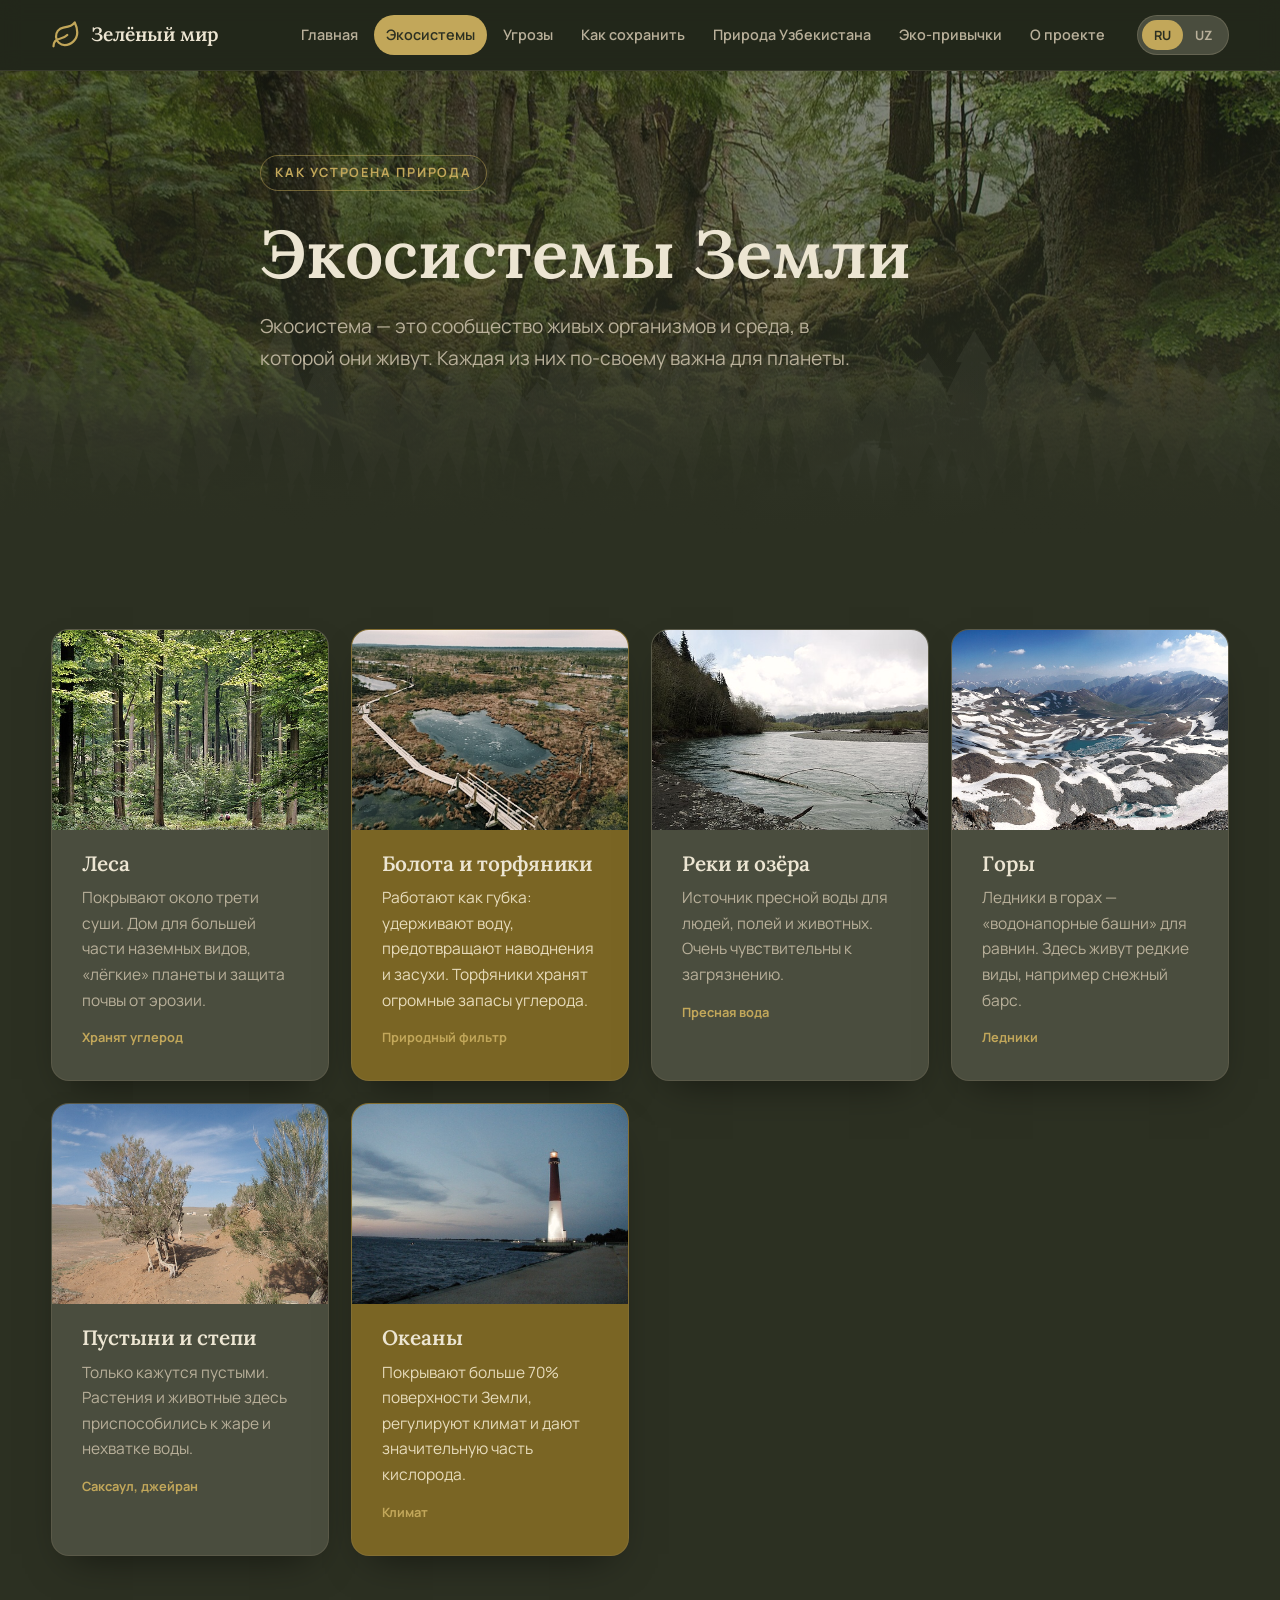
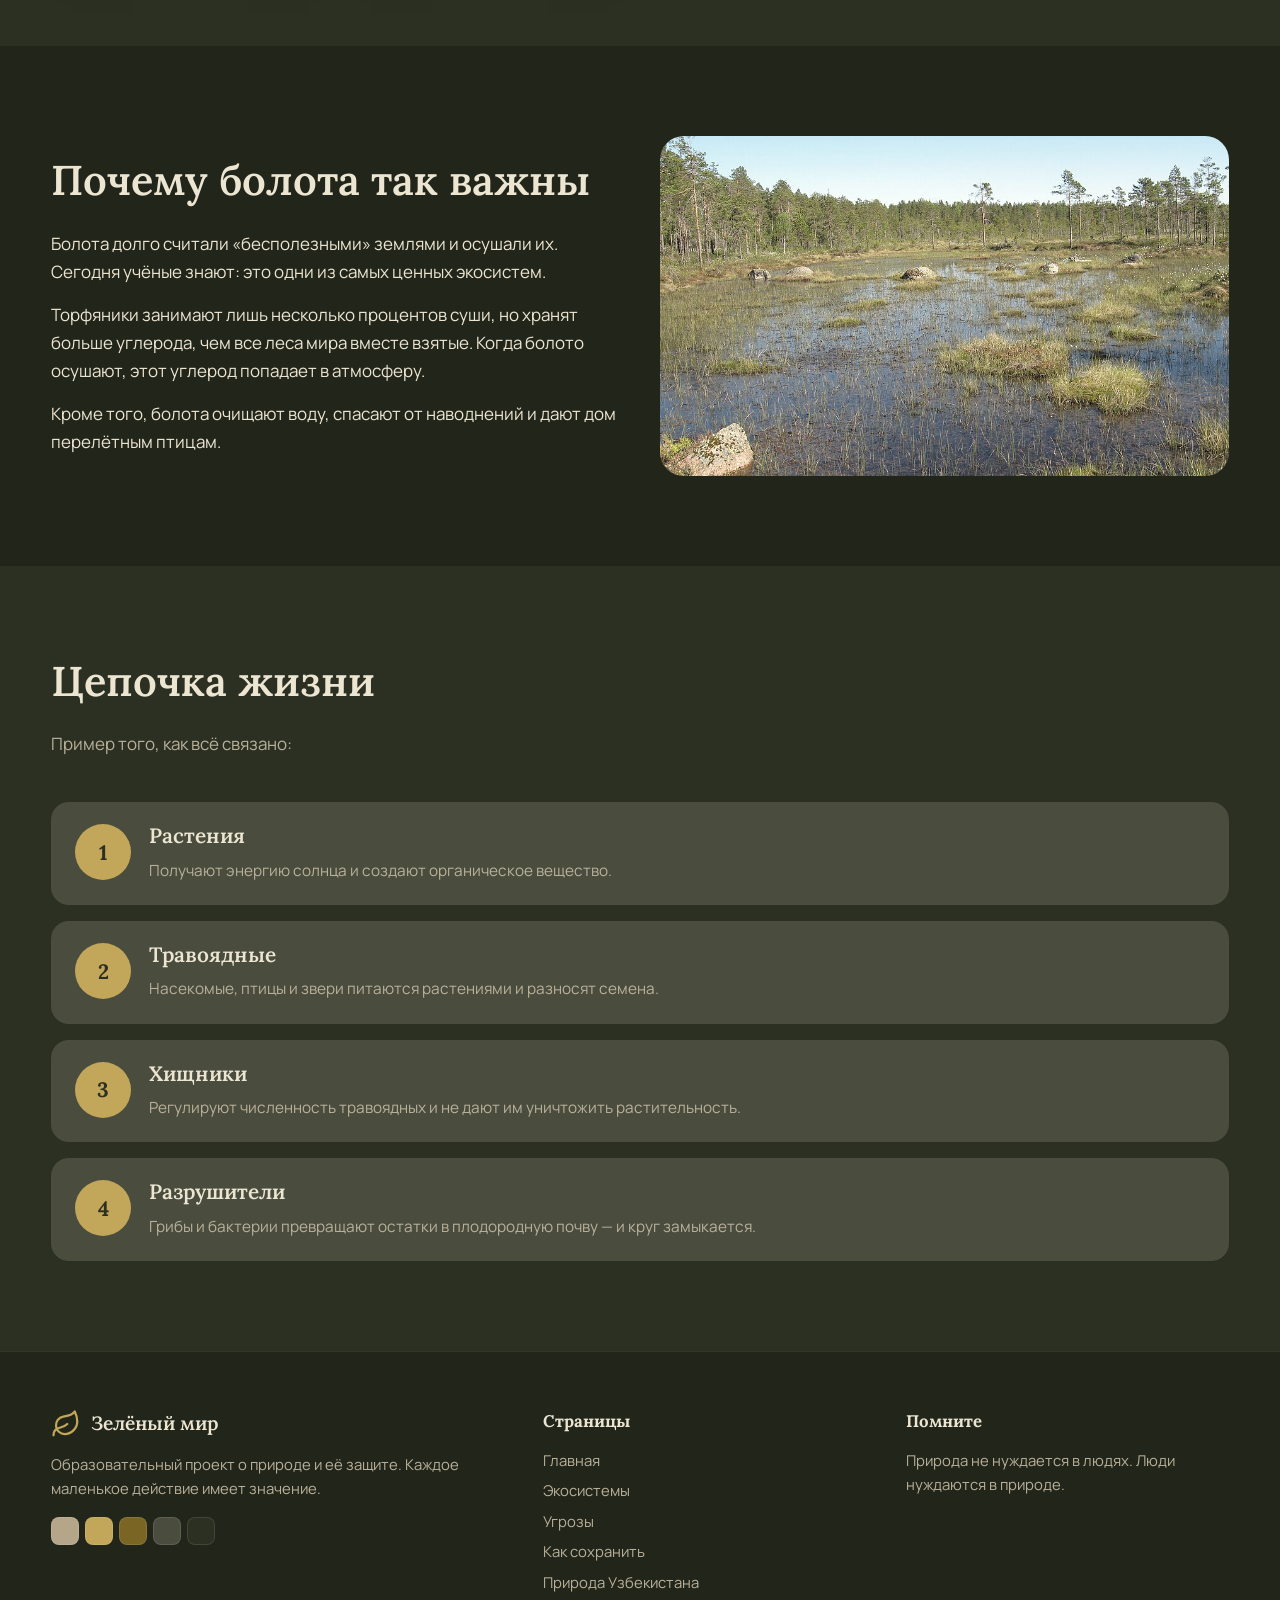
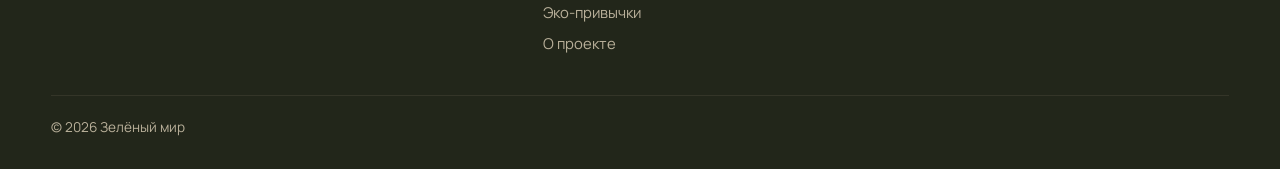
<file: ecosystems.html>
<!DOCTYPE html>
<html lang="ru">
<head>
<meta charset="UTF-8">
<meta name="viewport" content="width=device-width, initial-scale=1.0">
<title>Экосистемы — Зелёный мир</title>
<meta name="description" content="Сайт о природе и о том, как её сохранить. Tabiat va uni asrash haqida sayt.">
<meta name="theme-color" content="#2C3022">
<script>try{var l=localStorage.getItem("lang");if(l)document.documentElement.lang=l}catch(e){}</script>
<link rel="icon" href="data:image/svg+xml,%3Csvg xmlns='http://www.w3.org/2000/svg' viewBox='0 0 24 24' fill='none' stroke='%23C2A75A' stroke-width='2'%3E<path d='M11 20A7 7 0 0 1 9.8 6.1C15.5 5 17 4.48 19 2c1 2 2 4.18 2 8 0 5.5-4.78 10-10 10Z'/><path d='M2 21c0-3 1.85-5.36 5.08-6C9.5 14.52 12 13 13 12'/>%3C/svg%3E">
<link rel="preconnect" href="https://fonts.googleapis.com">
<link rel="preconnect" href="https://fonts.gstatic.com" crossorigin>
<link href="https://fonts.googleapis.com/css2?family=Lora:wght@500;600;700&family=Manrope:wght@400;600;700&display=swap" rel="stylesheet">
<link rel="stylesheet" href="css/style.css">
</head>
<body data-title-ru="Экосистемы — Зелёный мир" data-title-uz="Ekotizimlar — Yashil dunyo">
<header class="header">
  <div class="container">
    <a href="index.html" class="logo"><svg class="icon" viewBox="0 0 24 24" aria-hidden="true"><path d="M11 20A7 7 0 0 1 9.8 6.1C15.5 5 17 4.48 19 2c1 2 2 4.18 2 8 0 5.5-4.78 10-10 10Z"/><path d="M2 21c0-3 1.85-5.36 5.08-6C9.5 14.52 12 13 13 12"/></svg><span data-l="ru">Зелёный мир</span><span data-l="uz">Yashil dunyo</span></a>
    <nav class="nav"><a href="index.html"><span data-l="ru">Главная</span><span data-l="uz">Bosh sahifa</span></a><a href="ecosystems.html" class="active"><span data-l="ru">Экосистемы</span><span data-l="uz">Ekotizimlar</span></a><a href="threats.html"><span data-l="ru">Угрозы</span><span data-l="uz">Tahdidlar</span></a><a href="protect.html"><span data-l="ru">Как сохранить</span><span data-l="uz">Qanday asraymiz</span></a><a href="uzbekistan.html"><span data-l="ru">Природа Узбекистана</span><span data-l="uz">Oʻzbekiston tabiati</span></a><a href="habits.html"><span data-l="ru">Эко-привычки</span><span data-l="uz">Eko-odatlar</span></a><a href="about.html"><span data-l="ru">О проекте</span><span data-l="uz">Loyiha haqida</span></a></nav>
    <div class="lang-switch" role="group" aria-label="Language">
      <button data-set="ru">RU</button><button data-set="uz">UZ</button>
    </div>
    <button class="burger" aria-label="Menu"><svg class="icon" viewBox="0 0 24 24" aria-hidden="true"><path d="M4 6h16M4 12h16M4 18h16"/></svg></button>
  </div>
</header>
<main>
<section class="hero small photo" style="background-image:linear-gradient(180deg,rgba(34,38,26,.55) 0%,rgba(44,48,34,.72) 55%,#2C3022 100%),url(img/hero-ecosystems.jpg)">
  <div class="container hero-content">
    <span class="eyebrow"><span data-l="ru">Как устроена природа</span><span data-l="uz">Tabiat qanday tuzilgan</span></span>
    <h1 data-l="ru">Экосистемы Земли</h1><h1 data-l="uz">Yer ekotizimlari</h1>
    <p class="lead" data-l="ru">Экосистема — это сообщество живых организмов и среда, в которой они живут. Каждая из них по-своему важна для планеты.</p><p class="lead" data-l="uz">Ekotizim — tirik organizmlar jamoasi va ular yashaydigan muhit. Ularning har biri sayyora uchun oʻziga xos ahamiyatga ega.</p>
    
  </div>
  <svg class="forest" viewBox="0 0 1440 400" preserveAspectRatio="none" aria-hidden="true"><path fill="#4A4D3E" opacity="0.55" d="M0 400 L0 230 L-10 230 L1 189.4 L-5 189.4 L9 151.12 L3 151.12 L19 114 L36 151.12 L30 151.12 L44 189.4 L38 189.4 L49 230 L28 230 L39 195.35 L33 195.35 L47 162.68 L41 162.68 L57 131 L74 162.68 L68 162.68 L82 195.35 L76 195.35 L86 230 L69 230 L81 176.1 L74 176.1 L90 125.27999999999999 L83 125.27999999999999 L102 76 L121 125.27999999999999 L114 125.27999999999999 L131 176.1 L124 176.1 L136 230 L111 230 L119 195.7 L115 195.7 L125 163.36 L121 163.36 L133 132 L144 163.36 L140 163.36 L150 195.7 L146 195.7 L154 230 L139 230 L151 190.8 L144 190.8 L160 153.83999999999997 L154 153.83999999999997 L172 118 L191 153.83999999999997 L184 153.83999999999997 L200 190.8 L193 190.8 L205 230 L197 230 L207 178.55 L202 178.55 L214 130.04 L209 130.04 L224 83 L239 130.04 L234 130.04 L246 178.55 L241 178.55 L251 230 L241 230 L251 178.55 L245 178.55 L258 130.04 L253 130.04 L267 83 L281 130.04 L276 130.04 L288 178.55 L283 178.55 L292 230 L285 230 L297 169.45 L291 169.45 L306 112.35999999999999 L299 112.35999999999999 L317 57 L335 112.35999999999999 L329 112.35999999999999 L344 169.45 L338 169.45 L349 230 L335 230 L345 184.85 L339 184.85 L353 142.27999999999997 L347 142.27999999999997 L364 101 L380 142.27999999999997 L374 142.27999999999997 L388 184.85 L383 184.85 L393 230 L380 230 L394 192.55 L386 192.55 L404 157.24 L397 157.24 L418 123 L440 157.24 L432 157.24 L451 192.55 L443 192.55 L457 230 L443 230 L453 189.4 L448 189.4 L460 151.12 L455 151.12 L469 114 L483 151.12 L478 151.12 L491 189.4 L485 189.4 L495 230 L486 230 L497 190.1 L491 190.1 L505 152.48 L499 152.48 L516 116 L532 152.48 L526 152.48 L541 190.1 L535 190.1 L546 230 L529 230 L543 197.8 L536 197.8 L554 167.44 L546 167.44 L568 138 L589 167.44 L581 167.44 L600 197.8 L592 197.8 L606 230 L579 230 L589 203.75 L583 203.75 L596 179.0 L591 179.0 L605 155 L620 179.0 L615 179.0 L627 203.75 L622 203.75 L631 230 L609 230 L617 170.15 L613 170.15 L623 113.71999999999998 L619 113.71999999999998 L631 59 L642 113.71999999999998 L638 113.71999999999998 L648 170.15 L644 170.15 L652 230 L638 230 L647 183.8 L642 183.8 L653 140.24 L649 140.24 L662 98 L675 140.24 L670 140.24 L682 183.8 L677 183.8 L686 230 L669 230 L680 185.2 L674 185.2 L688 142.95999999999998 L682 142.95999999999998 L699 102 L715 142.95999999999998 L709 142.95999999999998 L723 185.2 L717 185.2 L728 230 L705 230 L717 184.15 L710 184.15 L727 140.92 L720 140.92 L739 99 L758 140.92 L751 140.92 L768 184.15 L761 184.15 L773 230 L743 230 L756 168.05 L748 168.05 L766 109.63999999999999 L759 109.63999999999999 L779 53 L800 109.63999999999999 L792 109.63999999999999 L810 168.05 L803 168.05 L816 230 L783 230 L794 168.05 L788 168.05 L802 109.63999999999999 L796 109.63999999999999 L813 53 L829 109.63999999999999 L823 109.63999999999999 L838 168.05 L832 168.05 L842 230 L832 230 L845 185.2 L838 185.2 L855 142.95999999999998 L848 142.95999999999998 L868 102 L888 142.95999999999998 L881 142.95999999999998 L898 185.2 L891 185.2 L904 230 L874 230 L881 176.45 L877 176.45 L887 125.96 L883 125.96 L895 77 L907 125.96 L903 125.96 L913 176.45 L909 176.45 L917 230 L899 230 L913 195.35 L905 195.35 L923 162.68 L916 162.68 L937 131 L958 162.68 L950 162.68 L969 195.35 L961 195.35 L975 230 L964 230 L975 204.1 L969 204.1 L984 179.68 L978 179.68 L995 156 L1012 179.68 L1006 179.68 L1021 204.1 L1015 204.1 L1026 230 L1012 230 L1024 187.65 L1017 187.65 L1033 147.72 L1026 147.72 L1044 109 L1062 147.72 L1056 147.72 L1071 187.65 L1065 187.65 L1076 230 L1058 230 L1072 175.75 L1064 175.75 L1082 124.6 L1075 124.6 L1096 75 L1117 124.6 L1110 124.6 L1128 175.75 L1121 175.75 L1134 230 L1121 230 L1134 176.45 L1127 176.45 L1144 125.96 L1137 125.96 L1157 77 L1177 125.96 L1170 125.96 L1187 176.45 L1180 176.45 L1193 230 L1162 230 L1170 191.5 L1166 191.5 L1177 155.2 L1172 155.2 L1185 120 L1198 155.2 L1193 155.2 L1204 191.5 L1200 191.5 L1208 230 L1189 230 L1198 200.25 L1193 200.25 L1205 172.2 L1200 172.2 L1214 145 L1228 172.2 L1223 172.2 L1235 200.25 L1230 200.25 L1239 230 L1224 230 L1237 203.75 L1230 203.75 L1248 179.0 L1240 179.0 L1261 155 L1282 179.0 L1275 179.0 L1293 203.75 L1285 203.75 L1299 230 L1268 230 L1276 175.05 L1271 175.05 L1282 123.24 L1278 123.24 L1290 73 L1302 123.24 L1298 123.24 L1308 175.05 L1304 175.05 L1312 230 L1305 230 L1314 188.0 L1309 188.0 L1320 148.39999999999998 L1315 148.39999999999998 L1329 110 L1342 148.39999999999998 L1337 148.39999999999998 L1349 188.0 L1344 188.0 L1352 230 L1342 230 L1351 194.3 L1346 194.3 L1358 160.64 L1353 160.64 L1367 128 L1381 160.64 L1376 160.64 L1388 194.3 L1383 194.3 L1392 230 L1380 230 L1391 195.0 L1385 195.0 L1399 162.0 L1393 162.0 L1410 130 L1427 162.0 L1421 162.0 L1436 195.0 L1430 195.0 L1441 230 L1433 230 L1445 200.95 L1438 200.95 L1454 173.56 L1447 173.56 L1465 147 L1484 173.56 L1477 173.56 L1493 200.95 L1486 200.95 L1498 230 L1440 400 Z"/><path fill="#3a3d30" opacity="0.8" d="M0 400 L0 300 L-10 300 L-4 260.8 L-7 260.8 L1 223.83999999999997 L-3 223.83999999999997 L7 188 L16 223.83999999999997 L13 223.83999999999997 L21 260.8 L17 260.8 L23 300 L14 300 L22 246.45 L17 246.45 L28 195.95999999999998 L24 195.95999999999998 L36 147 L49 195.95999999999998 L44 195.95999999999998 L55 246.45 L51 246.45 L59 300 L43 300 L49 276.55 L45 276.55 L53 254.44 L50 254.44 L59 233 L68 254.44 L65 254.44 L73 276.55 L70 276.55 L76 300 L63 300 L70 249.25 L66 249.25 L76 201.39999999999998 L72 201.39999999999998 L83 155 L94 201.39999999999998 L90 201.39999999999998 L99 249.25 L95 249.25 L102 300 L98 300 L104 261.85 L101 261.85 L109 225.88 L106 225.88 L115 191 L125 225.88 L122 225.88 L130 261.85 L127 261.85 L133 300 L120 300 L129 260.45 L124 260.45 L136 223.16 L131 223.16 L145 187 L159 223.16 L154 223.16 L166 260.45 L161 260.45 L170 300 L152 300 L160 258.7 L156 258.7 L166 219.76 L162 219.76 L174 182 L187 219.76 L182 219.76 L193 258.7 L188 258.7 L196 300 L189 300 L196 268.5 L192 268.5 L201 238.8 L197 238.8 L207 210 L217 238.8 L214 238.8 L222 268.5 L219 268.5 L225 300 L211 300 L219 261.15 L214 261.15 L225 224.51999999999998 L220 224.51999999999998 L233 189 L245 224.51999999999998 L241 224.51999999999998 L251 261.15 L247 261.15 L255 300 L238 300 L246 270.95 L242 270.95 L252 243.56 L248 243.56 L260 217 L271 243.56 L267 243.56 L277 270.95 L273 270.95 L281 300 L269 300 L279 271.3 L273 271.3 L287 244.24 L281 244.24 L297 218 L313 244.24 L307 244.24 L320 271.3 L315 271.3 L325 300 L304 300 L314 260.1 L308 260.1 L322 222.48 L316 222.48 L332 186 L347 222.48 L342 222.48 L355 260.1 L349 260.1 L359 300 L344 300 L351 253.45 L347 253.45 L357 209.56 L353 209.56 L364 167 L375 209.56 L371 209.56 L381 253.45 L377 253.45 L384 300 L368 300 L377 275.85 L372 275.85 L385 253.07999999999998 L379 253.07999999999998 L394 231 L409 253.07999999999998 L404 253.07999999999998 L417 275.85 L411 275.85 L421 300 L411 300 L420 246.1 L415 246.1 L426 195.27999999999997 L422 195.27999999999997 L434 146 L447 195.27999999999997 L443 195.27999999999997 L454 246.1 L449 246.1 L457 300 L445 300 L452 258.0 L448 258.0 L458 218.39999999999998 L454 218.39999999999998 L464 180 L475 218.39999999999998 L471 218.39999999999998 L480 258.0 L477 258.0 L483 300 L472 300 L480 273.05 L476 273.05 L487 247.64 L482 247.64 L495 223 L508 247.64 L503 247.64 L514 273.05 L510 273.05 L518 300 L499 300 L509 251.0 L503 251.0 L518 204.8 L512 204.8 L528 160 L545 204.8 L539 204.8 L553 251.0 L547 251.0 L558 300 L534 300 L541 249.6 L537 249.6 L547 202.07999999999998 L543 202.07999999999998 L554 156 L565 202.07999999999998 L561 202.07999999999998 L571 249.6 L567 249.6 L574 300 L563 300 L572 256.95 L567 256.95 L579 216.36 L574 216.36 L589 177 L603 216.36 L598 216.36 L611 256.95 L606 256.95 L615 300 L592 300 L601 264.3 L596 264.3 L607 230.64 L603 230.64 L616 198 L629 230.64 L624 230.64 L635 264.3 L631 264.3 L639 300 L620 300 L628 262.9 L623 262.9 L634 227.92000000000002 L629 227.92000000000002 L641 194 L654 227.92000000000002 L649 227.92000000000002 L660 262.9 L655 262.9 L663 300 L650 300 L656 269.2 L653 269.2 L662 240.16 L658 240.16 L668 212 L679 240.16 L675 240.16 L684 269.2 L680 269.2 L687 300 L673 300 L682 278.65 L677 278.65 L689 258.52 L684 258.52 L698 239 L712 258.52 L707 258.52 L719 278.65 L714 278.65 L722 300 L704 300 L713 261.5 L708 261.5 L720 225.2 L715 225.2 L728 190 L742 225.2 L737 225.2 L749 261.5 L744 261.5 L753 300 L734 300 L745 267.1 L739 267.1 L753 236.07999999999998 L747 236.07999999999998 L763 206 L779 236.07999999999998 L773 236.07999999999998 L787 267.1 L781 267.1 L792 300 L766 300 L772 251.0 L769 251.0 L777 204.8 L774 204.8 L783 160 L793 204.8 L789 204.8 L797 251.0 L794 251.0 L800 300 L793 300 L802 255.2 L797 255.2 L809 212.95999999999998 L804 212.95999999999998 L818 172 L833 212.95999999999998 L828 212.95999999999998 L840 255.2 L835 255.2 L844 300 L825 300 L835 256.6 L829 256.6 L842 215.68 L837 215.68 L852 176 L867 215.68 L862 215.68 L875 256.6 L869 256.6 L879 300 L867 300 L876 254.85 L871 254.85 L883 212.27999999999997 L878 212.27999999999997 L892 171 L906 212.27999999999997 L901 212.27999999999997 L913 254.85 L908 254.85 L917 300 L906 300 L916 245.75 L910 245.75 L924 194.6 L918 194.6 L935 145 L951 194.6 L945 194.6 L959 245.75 L953 245.75 L964 300 L943 300 L952 277.95 L947 277.95 L959 257.15999999999997 L954 257.15999999999997 L968 237 L981 257.15999999999997 L976 257.15999999999997 L988 277.95 L983 277.95 L992 300 L984 300 L994 256.25 L989 256.25 L1003 215.0 L997 215.0 L1013 175 L1030 215.0 L1024 215.0 L1038 256.25 L1032 256.25 L1043 300 L1026 300 L1034 257.65 L1029 257.65 L1039 217.72 L1035 217.72 L1047 179 L1059 217.72 L1054 217.72 L1065 257.65 L1060 257.65 L1068 300 L1059 300 L1069 245.75 L1064 245.75 L1076 194.6 L1071 194.6 L1086 145 L1100 194.6 L1095 194.6 L1107 245.75 L1102 245.75 L1112 300 L1091 300 L1097 270.6 L1094 270.6 L1102 242.88 L1098 242.88 L1108 216 L1117 242.88 L1114 242.88 L1121 270.6 L1118 270.6 L1124 300 L1120 300 L1127 246.45 L1123 246.45 L1133 195.95999999999998 L1129 195.95999999999998 L1140 147 L1151 195.95999999999998 L1147 195.95999999999998 L1157 246.45 L1153 246.45 L1160 300 L1151 300 L1162 250.3 L1156 250.3 L1170 203.44 L1164 203.44 L1180 158 L1197 203.44 L1191 203.44 L1205 250.3 L1199 250.3 L1210 300 L1187 300 L1197 270.95 L1191 270.95 L1205 243.56 L1199 243.56 L1216 217 L1232 243.56 L1226 243.56 L1240 270.95 L1234 270.95 L1244 300 L1232 300 L1239 248.2 L1235 248.2 L1244 199.36 L1240 199.36 L1250 152 L1260 199.36 L1256 199.36 L1265 248.2 L1261 248.2 L1268 300 L1264 300 L1271 268.85 L1267 268.85 L1277 239.48 L1273 239.48 L1284 211 L1296 239.48 L1292 239.48 L1302 268.85 L1298 268.85 L1305 300 L1295 300 L1302 275.15 L1298 275.15 L1307 251.72 L1303 251.72 L1313 229 L1324 251.72 L1320 251.72 L1329 275.15 L1325 275.15 L1332 300 L1316 300 L1327 275.5 L1321 275.5 L1335 252.4 L1329 252.4 L1345 230 L1361 252.4 L1355 252.4 L1369 275.5 L1363 275.5 L1373 300 L1359 300 L1368 272.35 L1363 272.35 L1375 246.28 L1370 246.28 L1384 221 L1399 246.28 L1394 246.28 L1406 272.35 L1401 272.35 L1410 300 L1401 300 L1408 244.7 L1404 244.7 L1413 192.56 L1409 192.56 L1420 142 L1430 192.56 L1427 192.56 L1436 244.7 L1432 244.7 L1439 300 L1422 300 L1429 263.25 L1425 263.25 L1434 228.6 L1430 228.6 L1440 195 L1450 228.6 L1446 228.6 L1455 263.25 L1451 263.25 L1458 300 L1452 300 L1460 260.8 L1456 260.8 L1465 223.83999999999997 L1461 223.83999999999997 L1472 188 L1483 223.83999999999997 L1479 223.83999999999997 L1489 260.8 L1485 260.8 L1492 300 L1440 400 Z"/><path fill="#2C3022" opacity="1" d="M0 400 L0 360 L-10 360 L-5 312.4 L-8 312.4 L-1 267.52 L-4 267.52 L4 224 L12 267.52 L9 267.52 L16 312.4 L13 312.4 L18 360 L12 360 L18 322.55 L15 322.55 L23 287.24 L20 287.24 L29 253 L38 287.24 L35 287.24 L43 322.55 L39 322.55 L45 360 L34 360 L39 335.5 L37 335.5 L43 312.4 L41 312.4 L48 290 L56 312.4 L53 312.4 L60 335.5 L57 335.5 L62 360 L54 360 L58 304.0 L56 304.0 L62 251.2 L59 251.2 L66 200 L73 251.2 L71 251.2 L77 304.0 L74 304.0 L79 360 L69 360 L76 304.7 L72 304.7 L82 252.56 L78 252.56 L89 202 L99 252.56 L95 252.56 L105 304.7 L101 304.7 L108 360 L98 360 L104 337.25 L101 337.25 L109 315.8 L106 315.8 L115 295 L125 315.8 L121 315.8 L130 337.25 L126 337.25 L132 360 L122 360 L128 338.3 L125 338.3 L134 317.84 L130 317.84 L140 298 L151 317.84 L147 317.84 L156 338.3 L152 338.3 L159 360 L148 360 L152 324.65 L150 324.65 L156 291.32 L154 291.32 L161 259 L169 291.32 L166 291.32 L173 324.65 L170 324.65 L175 360 L163 360 L171 337.25 L166 337.25 L176 315.8 L172 315.8 L184 295 L195 315.8 L191 315.8 L201 337.25 L197 337.25 L205 360 L195 360 L201 305.75 L198 305.75 L206 254.6 L202 254.6 L212 205 L221 254.6 L218 254.6 L225 305.75 L222 305.75 L228 360 L224 360 L232 332.7 L227 332.7 L237 306.96 L233 306.96 L245 282 L257 306.96 L253 306.96 L263 332.7 L258 332.7 L266 360 L247 360 L255 306.1 L250 306.1 L261 255.27999999999997 L256 255.27999999999997 L268 206 L280 255.27999999999997 L276 255.27999999999997 L286 306.1 L281 306.1 L289 360 L273 360 L278 313.1 L275 313.1 L283 268.88 L280 268.88 L288 226 L296 268.88 L293 268.88 L300 313.1 L297 313.1 L303 360 L296 360 L302 312.75 L299 312.75 L307 268.2 L303 268.2 L312 225 L321 268.2 L318 268.2 L326 312.75 L323 312.75 L329 360 L324 360 L328 336.9 L326 336.9 L332 315.12 L329 315.12 L337 294 L344 315.12 L341 315.12 L348 336.9 L345 336.9 L350 360 L346 360 L350 315.2 L347 315.2 L353 272.96 L351 272.96 L357 232 L364 272.96 L362 272.96 L367 315.2 L365 315.2 L369 360 L360 360 L366 312.05 L363 312.05 L371 266.84 L368 266.84 L378 223 L388 266.84 L384 266.84 L393 312.05 L389 312.05 L396 360 L387 360 L393 325.7 L390 325.7 L398 293.36 L394 293.36 L404 262 L413 293.36 L409 293.36 L417 325.7 L414 325.7 L420 360 L412 360 L418 326.4 L415 326.4 L423 294.72 L420 294.72 L430 264 L440 294.72 L436 294.72 L445 326.4 L441 326.4 L447 360 L441 360 L446 315.2 L443 315.2 L450 272.96 L447 272.96 L454 232 L461 272.96 L459 272.96 L465 315.2 L462 315.2 L467 360 L462 360 L468 332.7 L465 332.7 L473 306.96 L470 306.96 L480 282 L490 306.96 L486 306.96 L495 332.7 L491 332.7 L498 360 L485 360 L492 325.7 L488 325.7 L497 293.36 L494 293.36 L504 262 L514 293.36 L511 293.36 L520 325.7 L516 325.7 L523 360 L515 360 L520 306.8 L517 306.8 L525 256.64 L522 256.64 L530 208 L538 256.64 L535 256.64 L543 306.8 L540 306.8 L545 360 L541 360 L546 311.0 L543 311.0 L550 264.8 L547 264.8 L556 220 L564 264.8 L561 264.8 L568 311.0 L565 311.0 L570 360 L560 360 L568 309.95 L564 309.95 L574 262.76 L570 262.76 L582 217 L595 262.76 L590 262.76 L601 309.95 L596 309.95 L604 360 L593 360 L597 317.65 L595 317.65 L601 277.72 L598 277.72 L605 239 L612 277.72 L610 277.72 L615 317.65 L613 317.65 L617 360 L607 360 L613 321.15 L610 321.15 L617 284.52 L614 284.52 L622 249 L630 284.52 L627 284.52 L634 321.15 L632 321.15 L637 360 L632 360 L640 326.05 L636 326.05 L646 294.03999999999996 L641 294.03999999999996 L653 263 L664 294.03999999999996 L660 294.03999999999996 L670 326.05 L666 326.05 L673 360 L658 360 L664 338.65 L661 338.65 L669 318.52 L665 318.52 L675 299 L684 318.52 L681 318.52 L689 338.65 L686 338.65 L692 360 L677 360 L684 330.25 L680 330.25 L690 302.2 L686 302.2 L697 275 L709 302.2 L705 302.2 L715 330.25 L711 330.25 L718 360 L711 360 L719 332.35 L715 332.35 L725 306.28 L721 306.28 L733 281 L745 306.28 L741 306.28 L751 332.35 L747 332.35 L754 360 L750 360 L755 323.95 L752 323.95 L760 289.96 L757 289.96 L766 257 L775 289.96 L771 289.96 L779 323.95 L776 323.95 L782 360 L776 360 L784 305.75 L779 305.75 L790 254.6 L786 254.6 L798 205 L810 254.6 L806 254.6 L816 305.75 L812 305.75 L820 360 L804 360 L808 305.05 L806 305.05 L812 253.24 L809 253.24 L816 203 L823 253.24 L820 253.24 L826 305.05 L824 305.05 L828 360 L825 360 L831 322.55 L828 322.55 L836 287.24 L833 287.24 L842 253 L851 287.24 L847 287.24 L855 322.55 L852 322.55 L858 360 L846 360 L852 305.4 L849 305.4 L855 253.92 L853 253.92 L861 204 L868 253.92 L866 253.92 L872 305.4 L870 305.4 L875 360 L868 360 L875 306.45 L871 306.45 L879 255.95999999999998 L876 255.95999999999998 L886 207 L895 255.95999999999998 L892 255.95999999999998 L900 306.45 L897 306.45 L903 360 L894 360 L898 326.75 L896 326.75 L901 295.4 L899 295.4 L906 265 L912 295.4 L910 295.4 L916 326.75 L913 326.75 L918 360 L907 360 L914 334.8 L910 334.8 L920 311.04 L916 311.04 L928 288 L939 311.04 L935 311.04 L945 334.8 L941 334.8 L948 360 L942 360 L946 330.6 L944 330.6 L950 302.88 L947 302.88 L955 276 L962 302.88 L959 302.88 L966 330.6 L963 330.6 L968 360 L961 360 L965 323.25 L962 323.25 L968 288.6 L966 288.6 L973 255 L979 288.6 L977 288.6 L983 323.25 L980 323.25 L985 360 L981 360 L987 307.5 L984 307.5 L991 258.0 L988 258.0 L996 210 L1004 258.0 L1001 258.0 L1008 307.5 L1005 307.5 L1010 360 L1002 360 L1007 333.75 L1004 333.75 L1011 309.0 L1008 309.0 L1017 285 L1025 309.0 L1022 309.0 L1030 333.75 L1027 333.75 L1032 360 L1025 360 L1032 322.2 L1028 322.2 L1038 286.56 L1034 286.56 L1046 252 L1058 286.56 L1054 286.56 L1064 322.2 L1060 322.2 L1067 360 L1057 360 L1062 325.35 L1060 325.35 L1066 292.68 L1063 292.68 L1071 261 L1078 292.68 L1076 292.68 L1082 325.35 L1080 325.35 L1084 360 L1078 360 L1084 331.3 L1081 331.3 L1089 304.24 L1085 304.24 L1094 278 L1103 304.24 L1100 304.24 L1108 331.3 L1104 331.3 L1110 360 L1107 360 L1111 335.85 L1109 335.85 L1115 313.08 L1112 313.08 L1120 291 L1127 313.08 L1125 313.08 L1131 335.85 L1129 335.85 L1133 360 L1127 360 L1132 305.05 L1129 305.05 L1136 253.24 L1133 253.24 L1141 203 L1148 253.24 L1146 253.24 L1152 305.05 L1149 305.05 L1154 360 L1151 360 L1157 310.65 L1154 310.65 L1162 264.12 L1158 264.12 L1167 219 L1176 264.12 L1173 264.12 L1181 310.65 L1178 310.65 L1184 360 L1177 360 L1184 326.05 L1180 326.05 L1190 294.03999999999996 L1186 294.03999999999996 L1198 263 L1210 294.03999999999996 L1205 294.03999999999996 L1215 326.05 L1211 326.05 L1219 360 L1205 360 L1210 304.0 L1207 304.0 L1215 251.2 L1212 251.2 L1220 200 L1229 251.2 L1226 251.2 L1233 304.0 L1230 304.0 L1235 360 L1232 360 L1237 330.25 L1234 330.25 L1242 302.2 L1239 302.2 L1247 275 L1256 302.2 L1253 302.2 L1260 330.25 L1257 330.25 L1262 360 L1254 360 L1261 315.2 L1257 315.2 L1268 272.96 L1263 272.96 L1275 232 L1288 272.96 L1283 272.96 L1294 315.2 L1289 315.2 L1297 360 L1283 360 L1291 319.4 L1287 319.4 L1297 281.12 L1293 281.12 L1305 244 L1317 281.12 L1313 281.12 L1324 319.4 L1319 319.4 L1327 360 L1314 360 L1321 320.8 L1317 320.8 L1327 283.84 L1323 283.84 L1335 248 L1347 283.84 L1342 283.84 L1353 320.8 L1348 320.8 L1356 360 L1338 360 L1345 332.7 L1341 332.7 L1350 306.96 L1347 306.96 L1357 282 L1368 306.96 L1364 306.96 L1373 332.7 L1369 332.7 L1376 360 L1366 360 L1371 338.3 L1368 338.3 L1375 317.84 L1372 317.84 L1380 298 L1388 317.84 L1385 317.84 L1391 338.3 L1389 338.3 L1394 360 L1383 360 L1389 329.2 L1385 329.2 L1393 300.15999999999997 L1390 300.15999999999997 L1399 272 L1407 300.15999999999997 L1404 300.15999999999997 L1412 329.2 L1408 329.2 L1414 360 L1411 360 L1419 316.95 L1414 316.95 L1425 276.36 L1420 276.36 L1433 237 L1445 276.36 L1441 276.36 L1451 316.95 L1447 316.95 L1455 360 L1448 360 L1453 328.15 L1450 328.15 L1457 298.12 L1454 298.12 L1463 269 L1471 298.12 L1468 298.12 L1476 328.15 L1473 328.15 L1478 360 L1440 400 Z"/></svg>
  <div class="fog"></div>
</section>
<section class="block">
  <div class="container">
    <div class="grid">
      <div class="card reveal  has-img"><img class="card-img" src="img/eco-forest.jpg" alt="Леса" loading="lazy"><h3 data-l="ru">Леса</h3><h3 data-l="uz">Oʻrmonlar</h3><p data-l="ru">Покрывают около трети суши. Дом для большей части наземных видов, «лёгкие» планеты и защита почвы от эрозии.</p><p data-l="uz">Quruqlikning qariyb uchdan bir qismini qoplaydi. Quruqlikdagi turlarning katta qismi uchun uy, sayyoraning «oʻpkasi» va tuproqni eroziyadan himoya qiladi.</p><span class="tag"><span data-l="ru">Хранят углерод</span><span data-l="uz">Uglerodni saqlaydi</span></span></div>
      <div class="card reveal gold has-img"><img class="card-img" src="img/eco-bog.jpg" alt="Болота и торфяники" loading="lazy"><h3 data-l="ru">Болота и торфяники</h3><h3 data-l="uz">Botqoqlik va torfzorlar</h3><p data-l="ru">Работают как губка: удерживают воду, предотвращают наводнения и засухи. Торфяники хранят огромные запасы углерода.</p><p data-l="uz">Gubka kabi ishlaydi: suvni ushlab turadi, toshqin va qurgʻoqchilikning oldini oladi. Torfzorlar ulkan uglerod zaxiralarini saqlaydi.</p><span class="tag"><span data-l="ru">Природный фильтр</span><span data-l="uz">Tabiiy filtr</span></span></div>
      <div class="card reveal  has-img"><img class="card-img" src="img/eco-river.jpg" alt="Реки и озёра" loading="lazy"><h3 data-l="ru">Реки и озёра</h3><h3 data-l="uz">Daryo va koʻllar</h3><p data-l="ru">Источник пресной воды для людей, полей и животных. Очень чувствительны к загрязнению.</p><p data-l="uz">Odamlar, dalalar va hayvonlar uchun chuchuk suv manbai. Ifloslanishga juda sezgir.</p><span class="tag"><span data-l="ru">Пресная вода</span><span data-l="uz">Chuchuk suv</span></span></div>
      <div class="card reveal  has-img"><img class="card-img" src="img/eco-mountain.jpg" alt="Горы" loading="lazy"><h3 data-l="ru">Горы</h3><h3 data-l="uz">Togʻlar</h3><p data-l="ru">Ледники в горах — «водонапорные башни» для равнин. Здесь живут редкие виды, например снежный барс.</p><p data-l="uz">Togʻlardagi muzliklar tekisliklar uchun «suv minoralari». Bu yerda qor qoploni kabi noyob turlar yashaydi.</p><span class="tag"><span data-l="ru">Ледники</span><span data-l="uz">Muzliklar</span></span></div>
      <div class="card reveal  has-img"><img class="card-img" src="img/eco-desert.jpg" alt="Пустыни и степи" loading="lazy"><h3 data-l="ru">Пустыни и степи</h3><h3 data-l="uz">Choʻl va dashtlar</h3><p data-l="ru">Только кажутся пустыми. Растения и животные здесь приспособились к жаре и нехватке воды.</p><p data-l="uz">Faqat boʻsh koʻrinadi. Bu yerdagi oʻsimlik va hayvonlar issiqlik va suv tanqisligiga moslashgan.</p><span class="tag"><span data-l="ru">Саксаул, джейран</span><span data-l="uz">Saksovul, jayron</span></span></div>
      <div class="card reveal gold has-img"><img class="card-img" src="img/eco-ocean.jpg" alt="Океаны" loading="lazy"><h3 data-l="ru">Океаны</h3><h3 data-l="uz">Okeanlar</h3><p data-l="ru">Покрывают больше 70% поверхности Земли, регулируют климат и дают значительную часть кислорода.</p><p data-l="uz">Yer yuzasining 70% dan ortigʻini qoplaydi, iqlimni boshqaradi va kislorodning katta qismini beradi.</p><span class="tag"><span data-l="ru">Климат</span><span data-l="uz">Iqlim</span></span></div>
    </div>
  </div>
</section>
<section class="block alt">
  <div class="container grid-2">
    <div class="reveal">
      <h2 data-l="ru">Почему болота так важны</h2><h2 data-l="uz">Botqoqliklar nega muhim</h2>
      <p data-l="ru">Болота долго считали «бесполезными» землями и осушали их. Сегодня учёные знают: это одни из самых ценных экосистем.</p><p data-l="uz">Botqoqliklar uzoq vaqt «foydasiz» yer hisoblanib, quritilgan. Bugun olimlar bilishadi: bu eng qimmatli ekotizimlardan biri.</p>
      <p data-l="ru">Торфяники занимают лишь несколько процентов суши, но хранят больше углерода, чем все леса мира вместе взятые. Когда болото осушают, этот углерод попадает в атмосферу.</p><p data-l="uz">Torfzorlar quruqlikning bir necha foizini egallaydi, lekin dunyodagi barcha oʻrmonlardan koʻproq uglerod saqlaydi. Botqoq quritilganda bu uglerod atmosferaga chiqadi.</p>
      <p data-l="ru">Кроме того, болота очищают воду, спасают от наводнений и дают дом перелётным птицам.</p><p data-l="uz">Bundan tashqari, botqoqliklar suvni tozalaydi, toshqindan saqlaydi va koʻchmanchi qushlarga boshpana beradi.</p>
    </div>
    <div class="panel photo reveal"><img src="img/bog-panel.jpg" alt="Болото" loading="lazy"></div>
  </div>
</section>
<section class="block">
  <div class="container">
    <div class="section-head reveal"><h2 data-l="ru">Цепочка жизни</h2><h2 data-l="uz">Hayot zanjiri</h2><p data-l="ru">Пример того, как всё связано:</p><p data-l="uz">Hammasi qanday bogʻliqligiga misol:</p></div>
    <div class="steps">
      <div class="step reveal"><div><h3 data-l="ru">Растения</h3><h3 data-l="uz">Oʻsimliklar</h3><p data-l="ru">Получают энергию солнца и создают органическое вещество.</p><p data-l="uz">Quyosh energiyasini oladi va organik modda hosil qiladi.</p></div></div>
      <div class="step reveal"><div><h3 data-l="ru">Травоядные</h3><h3 data-l="uz">Oʻtxoʻrlar</h3><p data-l="ru">Насекомые, птицы и звери питаются растениями и разносят семена.</p><p data-l="uz">Hasharotlar, qushlar va hayvonlar oʻsimliklar bilan oziqlanadi va urugʻlarni tarqatadi.</p></div></div>
      <div class="step reveal"><div><h3 data-l="ru">Хищники</h3><h3 data-l="uz">Yirtqichlar</h3><p data-l="ru">Регулируют численность травоядных и не дают им уничтожить растительность.</p><p data-l="uz">Oʻtxoʻrlar sonini tartibga soladi va ularning oʻsimliklarni yoʻq qilishiga yoʻl qoʻymaydi.</p></div></div>
      <div class="step reveal"><div><h3 data-l="ru">Разрушители</h3><h3 data-l="uz">Parchalovchilar</h3><p data-l="ru">Грибы и бактерии превращают остатки в плодородную почву — и круг замыкается.</p><p data-l="uz">Zamburugʻ va bakteriyalar qoldiqlarni unumdor tuproqqa aylantiradi — va doira yopiladi.</p></div></div>
    </div>
  </div>
</section>
</main>
<footer class="footer">
  <div class="container">
    <div class="cols">
      <div>
        <a href="index.html" class="logo"><svg class="icon" viewBox="0 0 24 24" aria-hidden="true"><path d="M11 20A7 7 0 0 1 9.8 6.1C15.5 5 17 4.48 19 2c1 2 2 4.18 2 8 0 5.5-4.78 10-10 10Z"/><path d="M2 21c0-3 1.85-5.36 5.08-6C9.5 14.52 12 13 13 12"/></svg><span data-l="ru">Зелёный мир</span><span data-l="uz">Yashil dunyo</span></a>
        <p style="margin-top:12px" data-l="ru">Образовательный проект о природе и её защите. Каждое маленькое действие имеет значение.</p><p style="margin-top:12px" data-l="uz">Tabiat va uni muhofaza qilish haqidagi taʼlimiy loyiha. Har bir kichik harakat muhim.</p>
        <div class="palette"><i style="background:#B5A68A"></i><i style="background:#C2A75A"></i><i style="background:#7A6524"></i><i style="background:#4A4D3E"></i><i style="background:#2C3022"></i></div>
      </div>
      <div><h4><span data-l="ru">Страницы</span><span data-l="uz">Sahifalar</span></h4><ul><li><a href="index.html"><span data-l="ru">Главная</span><span data-l="uz">Bosh sahifa</span></a></li><li><a href="ecosystems.html"><span data-l="ru">Экосистемы</span><span data-l="uz">Ekotizimlar</span></a></li><li><a href="threats.html"><span data-l="ru">Угрозы</span><span data-l="uz">Tahdidlar</span></a></li><li><a href="protect.html"><span data-l="ru">Как сохранить</span><span data-l="uz">Qanday asraymiz</span></a></li><li><a href="uzbekistan.html"><span data-l="ru">Природа Узбекистана</span><span data-l="uz">Oʻzbekiston tabiati</span></a></li><li><a href="habits.html"><span data-l="ru">Эко-привычки</span><span data-l="uz">Eko-odatlar</span></a></li><li><a href="about.html"><span data-l="ru">О проекте</span><span data-l="uz">Loyiha haqida</span></a></li></ul></div>
      <div>
        <h4><span data-l="ru">Помните</span><span data-l="uz">Esda tuting</span></h4>
        <p data-l="ru">Природа не нуждается в людях. Люди нуждаются в природе.</p><p data-l="uz">Tabiatga inson kerak emas. Insonga tabiat kerak.</p>
      </div>
    </div>
    <div class="copy">© 2026 <span data-l="ru">Зелёный мир</span><span data-l="uz">Yashil dunyo</span></div>
  </div>
</footer>

<script src="js/main.js"></script>
</body>
</html>
</file>
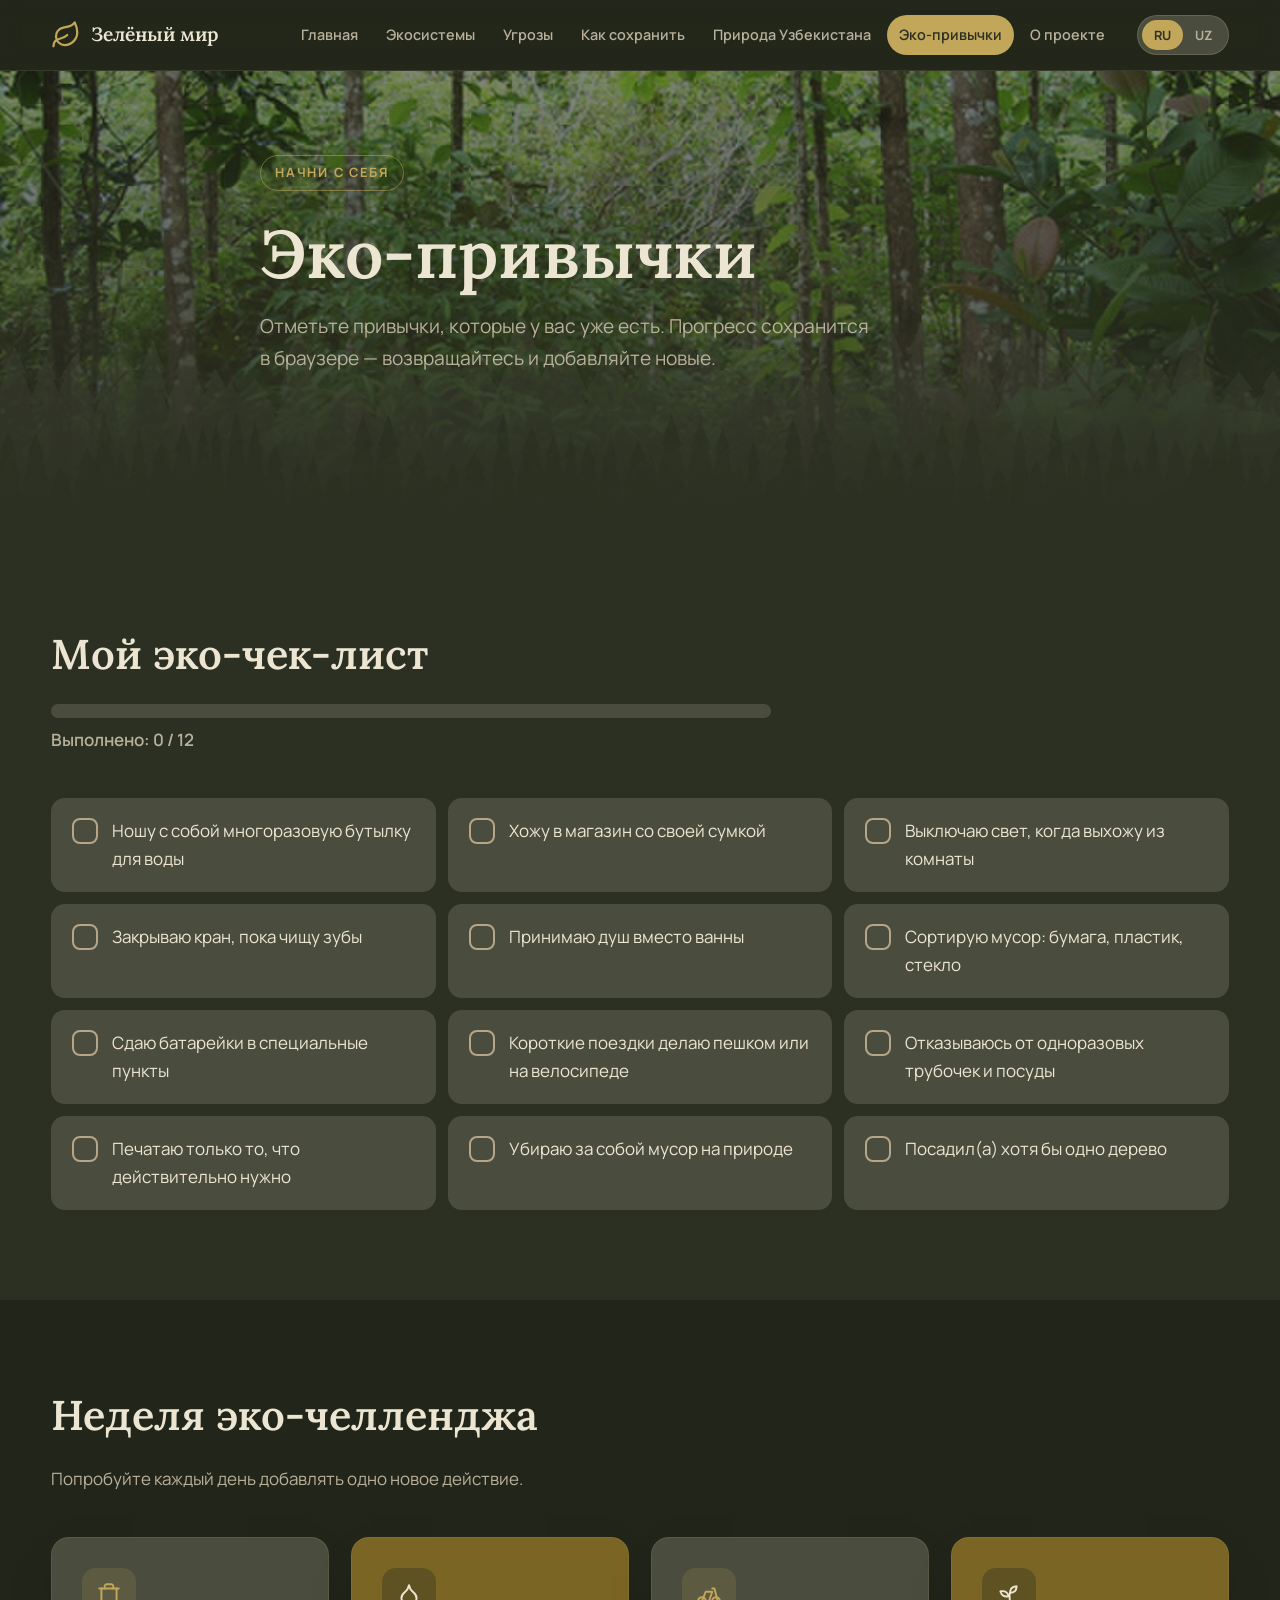
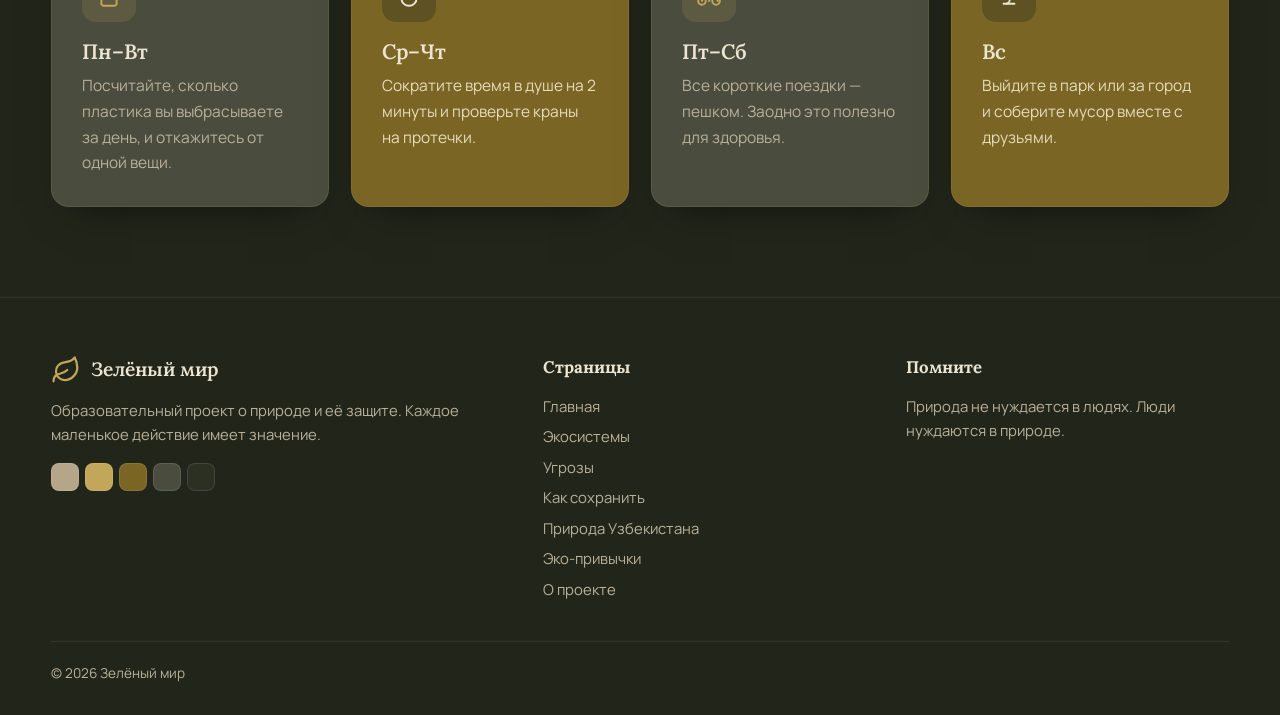
<file: habits.html>
<!DOCTYPE html>
<html lang="ru">
<head>
<meta charset="UTF-8">
<meta name="viewport" content="width=device-width, initial-scale=1.0">
<title>Эко-привычки — Зелёный мир</title>
<meta name="description" content="Сайт о природе и о том, как её сохранить. Tabiat va uni asrash haqida sayt.">
<meta name="theme-color" content="#2C3022">
<script>try{var l=localStorage.getItem("lang");if(l)document.documentElement.lang=l}catch(e){}</script>
<link rel="icon" href="data:image/svg+xml,%3Csvg xmlns='http://www.w3.org/2000/svg' viewBox='0 0 24 24' fill='none' stroke='%23C2A75A' stroke-width='2'%3E<path d='M11 20A7 7 0 0 1 9.8 6.1C15.5 5 17 4.48 19 2c1 2 2 4.18 2 8 0 5.5-4.78 10-10 10Z'/><path d='M2 21c0-3 1.85-5.36 5.08-6C9.5 14.52 12 13 13 12'/>%3C/svg%3E">
<link rel="preconnect" href="https://fonts.googleapis.com">
<link rel="preconnect" href="https://fonts.gstatic.com" crossorigin>
<link href="https://fonts.googleapis.com/css2?family=Lora:wght@500;600;700&family=Manrope:wght@400;600;700&display=swap" rel="stylesheet">
<link rel="stylesheet" href="css/style.css">
</head>
<body data-title-ru="Эко-привычки — Зелёный мир" data-title-uz="Eko-odatlar — Yashil dunyo">
<header class="header">
  <div class="container">
    <a href="index.html" class="logo"><svg class="icon" viewBox="0 0 24 24" aria-hidden="true"><path d="M11 20A7 7 0 0 1 9.8 6.1C15.5 5 17 4.48 19 2c1 2 2 4.18 2 8 0 5.5-4.78 10-10 10Z"/><path d="M2 21c0-3 1.85-5.36 5.08-6C9.5 14.52 12 13 13 12"/></svg><span data-l="ru">Зелёный мир</span><span data-l="uz">Yashil dunyo</span></a>
    <nav class="nav"><a href="index.html"><span data-l="ru">Главная</span><span data-l="uz">Bosh sahifa</span></a><a href="ecosystems.html"><span data-l="ru">Экосистемы</span><span data-l="uz">Ekotizimlar</span></a><a href="threats.html"><span data-l="ru">Угрозы</span><span data-l="uz">Tahdidlar</span></a><a href="protect.html"><span data-l="ru">Как сохранить</span><span data-l="uz">Qanday asraymiz</span></a><a href="uzbekistan.html"><span data-l="ru">Природа Узбекистана</span><span data-l="uz">Oʻzbekiston tabiati</span></a><a href="habits.html" class="active"><span data-l="ru">Эко-привычки</span><span data-l="uz">Eko-odatlar</span></a><a href="about.html"><span data-l="ru">О проекте</span><span data-l="uz">Loyiha haqida</span></a></nav>
    <div class="lang-switch" role="group" aria-label="Language">
      <button data-set="ru">RU</button><button data-set="uz">UZ</button>
    </div>
    <button class="burger" aria-label="Menu"><svg class="icon" viewBox="0 0 24 24" aria-hidden="true"><path d="M4 6h16M4 12h16M4 18h16"/></svg></button>
  </div>
</header>
<main>
<section class="hero small photo" style="background-image:linear-gradient(180deg,rgba(34,38,26,.55) 0%,rgba(44,48,34,.72) 55%,#2C3022 100%),url(img/hero-habits.jpg)">
  <div class="container hero-content">
    <span class="eyebrow"><span data-l="ru">Начни с себя</span><span data-l="uz">Oʻzingdan boshla</span></span>
    <h1 data-l="ru">Эко-привычки</h1><h1 data-l="uz">Eko-odatlar</h1>
    <p class="lead" data-l="ru">Отметьте привычки, которые у вас уже есть. Прогресс сохранится в браузере — возвращайтесь и добавляйте новые.</p><p class="lead" data-l="uz">Sizda allaqachon bor odatlarni belgilang. Natija brauzerda saqlanadi — qaytib kelib yangilarini qoʻshing.</p>
    
  </div>
  <svg class="forest" viewBox="0 0 1440 400" preserveAspectRatio="none" aria-hidden="true"><path fill="#4A4D3E" opacity="0.55" d="M0 400 L0 230 L-10 230 L-1 184.5 L-6 184.5 L7 141.6 L1 141.6 L16 100 L30 141.6 L25 141.6 L38 184.5 L32 184.5 L42 230 L28 230 L36 190.1 L32 190.1 L43 152.48 L38 152.48 L52 116 L65 152.48 L60 152.48 L71 190.1 L67 190.1 L75 230 L54 230 L65 189.05 L59 189.05 L73 150.44 L67 150.44 L84 113 L100 150.44 L94 150.44 L109 189.05 L103 189.05 L113 230 L100 230 L112 185.2 L105 185.2 L122 142.95999999999998 L115 142.95999999999998 L134 102 L152 142.95999999999998 L146 142.95999999999998 L162 185.2 L155 185.2 L167 230 L151 230 L159 180.65 L154 180.65 L164 134.12 L160 134.12 L172 89 L184 134.12 L180 134.12 L190 180.65 L185 180.65 L193 230 L183 230 L193 185.9 L188 185.9 L201 144.32 L195 144.32 L211 104 L226 144.32 L221 144.32 L234 185.9 L229 185.9 L239 230 L220 230 L228 196.4 L224 196.4 L234 164.72 L230 164.72 L242 134 L255 164.72 L250 164.72 L261 196.4 L256 196.4 L264 230 L257 230 L268 202.35 L262 202.35 L277 176.28 L270 176.28 L287 151 L304 176.28 L298 176.28 L313 202.35 L307 202.35 L318 230 L308 230 L318 175.05 L312 175.05 L326 123.24 L320 123.24 L336 73 L352 123.24 L346 123.24 L360 175.05 L354 175.05 L364 230 L356 230 L369 204.8 L362 204.8 L380 181.04 L372 181.04 L393 158 L414 181.04 L407 181.04 L425 204.8 L417 204.8 L431 230 L418 230 L429 176.1 L423 176.1 L438 125.27999999999999 L432 125.27999999999999 L449 76 L465 125.27999999999999 L459 125.27999999999999 L474 176.1 L468 176.1 L479 230 L453 230 L467 186.6 L460 186.6 L478 145.68 L470 145.68 L492 106 L513 145.68 L505 145.68 L523 186.6 L516 186.6 L530 230 L498 230 L512 186.6 L504 186.6 L523 145.68 L515 145.68 L537 106 L558 145.68 L551 145.68 L569 186.6 L561 186.6 L575 230 L555 230 L567 166.3 L560 166.3 L576 106.24 L569 106.24 L587 48 L605 106.24 L599 106.24 L614 166.3 L608 166.3 L620 230 L594 230 L608 174.35 L600 174.35 L618 121.88 L611 121.88 L631 71 L652 121.88 L645 121.88 L662 174.35 L655 174.35 L668 230 L649 230 L662 183.1 L655 183.1 L672 138.88 L665 138.88 L685 96 L705 138.88 L698 138.88 L715 183.1 L708 183.1 L721 230 L699 230 L710 186.95 L704 186.95 L720 146.36 L713 146.36 L732 107 L750 146.36 L743 146.36 L759 186.95 L753 186.95 L765 230 L746 230 L756 178.55 L750 178.55 L764 130.04 L758 130.04 L774 83 L789 130.04 L784 130.04 L797 178.55 L792 178.55 L802 230 L777 230 L785 173.3 L781 173.3 L791 119.83999999999999 L787 119.83999999999999 L800 68 L812 119.83999999999999 L808 119.83999999999999 L818 173.3 L814 173.3 L822 230 L805 230 L817 170.5 L810 170.5 L826 114.39999999999999 L819 114.39999999999999 L838 60 L856 114.39999999999999 L850 114.39999999999999 L865 170.5 L859 170.5 L871 230 L849 230 L862 189.4 L855 189.4 L873 151.12 L865 151.12 L886 114 L906 151.12 L899 151.12 L917 189.4 L909 189.4 L922 230 L899 230 L908 191.85 L903 191.85 L914 155.88 L910 155.88 L922 121 L935 155.88 L931 155.88 L942 191.85 L937 191.85 L945 230 L929 230 L938 189.4 L933 189.4 L946 151.12 L941 151.12 L956 114 L972 151.12 L966 151.12 L979 189.4 L974 189.4 L984 230 L970 230 L981 171.55 L975 171.55 L989 116.44 L983 116.44 L1000 63 L1017 116.44 L1011 116.44 L1025 171.55 L1019 171.55 L1030 230 L1004 230 L1017 168.75 L1009 168.75 L1027 110.99999999999999 L1020 110.99999999999999 L1040 55 L1061 110.99999999999999 L1053 110.99999999999999 L1071 168.75 L1063 168.75 L1077 230 L1045 230 L1054 204.45 L1049 204.45 L1061 180.36 L1056 180.36 L1070 157 L1084 180.36 L1079 180.36 L1091 204.45 L1086 204.45 L1095 230 L1080 230 L1088 188.35 L1084 188.35 L1095 149.07999999999998 L1090 149.07999999999998 L1104 111 L1118 149.07999999999998 L1113 149.07999999999998 L1125 188.35 L1120 188.35 L1129 230 L1117 230 L1128 171.9 L1122 171.9 L1137 117.11999999999999 L1131 117.11999999999999 L1148 64 L1165 117.11999999999999 L1159 117.11999999999999 L1174 171.9 L1168 171.9 L1179 230 L1155 230 L1164 174.35 L1159 174.35 L1172 121.88 L1166 121.88 L1181 71 L1196 121.88 L1190 121.88 L1203 174.35 L1198 174.35 L1207 230 L1191 230 L1201 183.45 L1196 183.45 L1209 139.56 L1203 139.56 L1219 97 L1234 139.56 L1228 139.56 L1241 183.45 L1236 183.45 L1246 230 L1233 230 L1244 203.4 L1238 203.4 L1253 178.32 L1247 178.32 L1264 154 L1281 178.32 L1275 178.32 L1289 203.4 L1283 203.4 L1294 230 L1275 230 L1284 190.45 L1279 190.45 L1291 153.16 L1286 153.16 L1301 117 L1315 153.16 L1310 153.16 L1323 190.45 L1317 190.45 L1327 230 L1312 230 L1323 167.35 L1317 167.35 L1331 108.27999999999999 L1325 108.27999999999999 L1342 51 L1358 108.27999999999999 L1352 108.27999999999999 L1367 167.35 L1361 167.35 L1371 230 L1364 230 L1375 198.15 L1369 198.15 L1383 168.12 L1377 168.12 L1394 139 L1410 168.12 L1404 168.12 L1418 198.15 L1413 198.15 L1423 230 L1408 230 L1417 197.45 L1412 197.45 L1424 166.76 L1419 166.76 L1432 137 L1446 166.76 L1441 166.76 L1453 197.45 L1448 197.45 L1457 230 L1448 230 L1459 164.9 L1453 164.9 L1468 103.52 L1462 103.52 L1480 44 L1497 103.52 L1491 103.52 L1506 164.9 L1500 164.9 L1511 230 L1440 400 Z"/><path fill="#3a3d30" opacity="0.8" d="M0 400 L0 300 L-10 300 L-0 244.7 L-6 244.7 L7 192.56 L2 192.56 L17 142 L32 192.56 L27 192.56 L40 244.7 L35 244.7 L44 300 L23 300 L32 278.65 L27 278.65 L38 258.52 L33 258.52 L46 239 L59 258.52 L55 258.52 L66 278.65 L61 278.65 L69 300 L53 300 L63 274.1 L57 274.1 L72 249.68 L66 249.68 L82 226 L99 249.68 L93 249.68 L107 274.1 L101 274.1 L112 300 L106 300 L113 256.6 L109 256.6 L118 215.68 L114 215.68 L124 176 L134 215.68 L131 215.68 L140 256.6 L136 256.6 L142 300 L138 300 L147 244.0 L142 244.0 L154 191.2 L149 191.2 L163 140 L177 191.2 L172 191.2 L184 244.0 L179 244.0 L189 300 L171 300 L178 273.75 L174 273.75 L183 249.0 L179 249.0 L190 225 L201 249.0 L197 249.0 L206 273.75 L202 273.75 L209 300 L199 300 L207 257.65 L203 257.65 L214 217.72 L209 217.72 L222 179 L235 217.72 L230 217.72 L241 257.65 L236 257.65 L245 300 L230 300 L240 248.55 L234 248.55 L248 200.04 L243 200.04 L259 153 L275 200.04 L269 200.04 L283 248.55 L278 248.55 L288 300 L280 300 L288 272.0 L284 272.0 L294 245.6 L290 245.6 L302 220 L315 245.6 L310 245.6 L321 272.0 L317 272.0 L325 300 L314 300 L321 277.25 L317 277.25 L327 255.8 L323 255.8 L334 235 L345 255.8 L341 255.8 L351 277.25 L347 277.25 L354 300 L349 300 L358 256.25 L353 256.25 L365 215.0 L360 215.0 L374 175 L388 215.0 L383 215.0 L395 256.25 L390 256.25 L399 300 L385 300 L394 269.55 L389 269.55 L401 240.84 L396 240.84 L411 213 L426 240.84 L420 240.84 L433 269.55 L428 269.55 L437 300 L423 300 L432 277.95 L427 277.95 L439 257.15999999999997 L434 257.15999999999997 L449 237 L463 257.15999999999997 L458 257.15999999999997 L470 277.95 L465 277.95 L474 300 L464 300 L472 273.4 L467 273.4 L479 248.32 L474 248.32 L487 224 L501 248.32 L496 248.32 L507 273.4 L503 273.4 L511 300 L494 300 L501 273.05 L497 273.05 L507 247.64 L503 247.64 L514 223 L524 247.64 L521 247.64 L530 273.05 L526 273.05 L533 300 L521 300 L530 276.55 L525 276.55 L537 254.44 L532 254.44 L545 233 L559 254.44 L554 254.44 L565 276.55 L560 276.55 L569 300 L558 300 L568 267.45 L562 267.45 L575 236.76 L570 236.76 L585 207 L600 236.76 L594 236.76 L607 267.45 L602 267.45 L611 300 L595 300 L601 252.75 L598 252.75 L606 208.2 L603 208.2 L612 165 L622 208.2 L619 208.2 L627 252.75 L624 252.75 L630 300 L619 300 L628 270.25 L623 270.25 L635 242.2 L630 242.2 L643 215 L657 242.2 L652 242.2 L663 270.25 L659 270.25 L667 300 L651 300 L660 262.55 L655 262.55 L667 227.24 L662 227.24 L676 193 L690 227.24 L685 227.24 L697 262.55 L692 262.55 L701 300 L686 300 L691 272.0 L688 272.0 L696 245.6 L693 245.6 L702 220 L711 245.6 L708 245.6 L716 272.0 L712 272.0 L718 300 L712 300 L721 277.95 L716 277.95 L729 257.15999999999997 L724 257.15999999999997 L739 237 L754 257.15999999999997 L749 257.15999999999997 L762 277.95 L756 277.95 L766 300 L759 300 L767 260.45 L762 260.45 L774 223.16 L769 223.16 L782 187 L795 223.16 L790 223.16 L802 260.45 L797 260.45 L806 300 L797 300 L807 262.2 L802 262.2 L815 226.56 L809 226.56 L824 192 L840 226.56 L834 226.56 L847 262.2 L842 262.2 L851 300 L841 300 L848 270.6 L844 270.6 L854 242.88 L850 242.88 L861 216 L872 242.88 L868 242.88 L878 270.6 L874 270.6 L881 300 L876 300 L886 248.2 L880 248.2 L893 199.36 L888 199.36 L902 152 L916 199.36 L911 199.36 L923 248.2 L918 248.2 L927 300 L913 300 L920 251.7 L916 251.7 L925 206.16 L921 206.16 L931 162 L941 206.16 L937 206.16 L946 251.7 L942 251.7 L949 300 L940 300 L949 247.85 L944 247.85 L956 198.68 L951 198.68 L965 151 L979 198.68 L974 198.68 L986 247.85 L981 247.85 L990 300 L978 300 L986 275.85 L981 275.85 L992 253.07999999999998 L987 253.07999999999998 L1000 231 L1012 253.07999999999998 L1007 253.07999999999998 L1018 275.85 L1014 275.85 L1021 300 L1007 300 L1014 248.55 L1010 248.55 L1020 200.04 L1016 200.04 L1027 153 L1039 200.04 L1035 200.04 L1045 248.55 L1041 248.55 L1048 300 L1039 300 L1047 246.8 L1043 246.8 L1052 196.64 L1048 196.64 L1060 148 L1071 196.64 L1067 196.64 L1077 246.8 L1073 246.8 L1080 300 L1072 300 L1081 245.05 L1076 245.05 L1088 193.24 L1083 193.24 L1097 143 L1112 193.24 L1106 193.24 L1119 245.05 L1114 245.05 L1123 300 L1111 300 L1119 259.75 L1115 259.75 L1125 221.8 L1120 221.8 L1132 185 L1144 221.8 L1140 221.8 L1150 259.75 L1146 259.75 L1153 300 L1135 300 L1144 257.3 L1139 257.3 L1151 217.04 L1146 217.04 L1160 178 L1173 217.04 L1168 217.04 L1180 257.3 L1175 257.3 L1184 300 L1170 300 L1180 276.55 L1174 276.55 L1187 254.44 L1182 254.44 L1196 233 L1210 254.44 L1205 254.44 L1217 276.55 L1212 276.55 L1221 300 L1204 300 L1214 268.5 L1209 268.5 L1222 238.8 L1217 238.8 L1233 210 L1248 238.8 L1243 238.8 L1256 268.5 L1251 268.5 L1261 300 L1237 300 L1243 269.2 L1240 269.2 L1248 240.16 L1244 240.16 L1254 212 L1263 240.16 L1259 240.16 L1267 269.2 L1264 269.2 L1270 300 L1259 300 L1269 266.75 L1264 266.75 L1277 235.39999999999998 L1272 235.39999999999998 L1287 205 L1303 235.39999999999998 L1297 235.39999999999998 L1310 266.75 L1305 266.75 L1315 300 L1303 300 L1310 266.05 L1306 266.05 L1316 234.04 L1312 234.04 L1322 203 L1333 234.04 L1329 234.04 L1338 266.05 L1335 266.05 L1342 300 L1337 300 L1347 256.6 L1341 256.6 L1355 215.68 L1349 215.68 L1365 176 L1381 215.68 L1375 215.68 L1389 256.6 L1383 256.6 L1394 300 L1375 300 L1383 256.6 L1378 256.6 L1389 215.68 L1385 215.68 L1397 176 L1410 215.68 L1405 215.68 L1416 256.6 L1412 256.6 L1420 300 L1409 300 L1416 247.5 L1412 247.5 L1422 198.0 L1418 198.0 L1429 150 L1440 198.0 L1436 198.0 L1445 247.5 L1441 247.5 L1448 300 L1437 300 L1447 276.9 L1441 276.9 L1454 255.12 L1449 255.12 L1464 234 L1480 255.12 L1474 255.12 L1488 276.9 L1482 276.9 L1492 300 L1440 400 Z"/><path fill="#2C3022" opacity="1" d="M0 400 L0 360 L-10 360 L-3 315.2 L-7 315.2 L2 272.96 L-2 272.96 L9 232 L20 272.96 L16 272.96 L25 315.2 L21 315.2 L28 360 L21 360 L28 315.9 L24 315.9 L33 274.32 L30 274.32 L40 234 L51 274.32 L47 274.32 L56 315.9 L52 315.9 L59 360 L51 360 L57 334.45 L54 334.45 L62 310.36 L59 310.36 L68 287 L78 310.36 L75 310.36 L83 334.45 L80 334.45 L86 360 L79 360 L86 323.6 L82 323.6 L91 289.28 L87 289.28 L98 256 L109 289.28 L105 289.28 L115 323.6 L111 323.6 L118 360 L100 360 L106 304.35 L103 304.35 L111 251.88 L108 251.88 L117 201 L127 251.88 L123 251.88 L132 304.35 L128 304.35 L134 360 L123 360 L128 325.35 L126 325.35 L132 292.68 L129 292.68 L137 261 L145 292.68 L142 292.68 L148 325.35 L146 325.35 L151 360 L143 360 L148 314.85 L145 314.85 L151 272.28 L149 272.28 L156 231 L164 272.28 L161 272.28 L167 314.85 L165 314.85 L169 360 L162 360 L169 320.1 L165 320.1 L175 282.48 L171 282.48 L182 246 L193 282.48 L189 282.48 L199 320.1 L195 320.1 L202 360 L188 360 L195 311.0 L191 311.0 L200 264.8 L196 264.8 L206 220 L216 264.8 L213 264.8 L221 311.0 L218 311.0 L224 360 L213 360 L218 312.05 L215 312.05 L223 266.84 L220 266.84 L228 223 L237 266.84 L234 266.84 L241 312.05 L238 312.05 L243 360 L231 360 L235 310.3 L233 310.3 L239 263.44 L236 263.44 L243 218 L250 263.44 L248 263.44 L253 310.3 L251 310.3 L255 360 L250 360 L256 304.0 L253 304.0 L260 251.2 L257 251.2 L266 200 L275 251.2 L272 251.2 L279 304.0 L276 304.0 L282 360 L272 360 L277 309.6 L274 309.6 L281 262.08 L279 262.08 L287 216 L295 262.08 L292 262.08 L299 309.6 L296 309.6 L301 360 L292 360 L298 322.2 L295 322.2 L303 286.56 L300 286.56 L309 252 L319 286.56 L315 286.56 L323 322.2 L320 322.2 L326 360 L322 360 L327 330.95 L324 330.95 L331 303.56 L328 303.56 L336 277 L343 303.56 L341 303.56 L347 330.95 L344 330.95 L349 360 L339 360 L344 327.8 L341 327.8 L347 297.44 L345 297.44 L352 268 L359 297.44 L357 297.44 L363 327.8 L360 327.8 L365 360 L356 360 L363 336.9 L359 336.9 L369 315.12 L365 315.12 L377 294 L388 315.12 L384 315.12 L394 336.9 L390 336.9 L397 360 L388 360 L395 306.1 L391 306.1 L401 255.27999999999997 L397 255.27999999999997 L408 206 L420 255.27999999999997 L416 255.27999999999997 L425 306.1 L421 306.1 L429 360 L415 360 L423 306.1 L419 306.1 L429 255.27999999999997 L425 255.27999999999997 L437 206 L449 255.27999999999997 L444 255.27999999999997 L455 306.1 L450 306.1 L458 360 L450 360 L458 325.35 L454 325.35 L463 292.68 L459 292.68 L471 261 L482 292.68 L478 292.68 L488 325.35 L484 325.35 L491 360 L476 360 L482 337.95 L479 337.95 L487 317.15999999999997 L483 317.15999999999997 L493 297 L503 317.15999999999997 L500 317.15999999999997 L508 337.95 L505 337.95 L511 360 L496 360 L501 331.65 L498 331.65 L504 304.92 L502 304.92 L509 279 L517 304.92 L514 304.92 L521 331.65 L518 331.65 L523 360 L513 360 L520 326.05 L516 326.05 L526 294.03999999999996 L522 294.03999999999996 L534 263 L546 294.03999999999996 L542 294.03999999999996 L552 326.05 L548 326.05 L555 360 L551 360 L556 304.35 L553 304.35 L561 251.88 L558 251.88 L566 201 L574 251.88 L571 251.88 L579 304.35 L576 304.35 L581 360 L577 360 L584 312.05 L580 312.05 L590 266.84 L586 266.84 L598 223 L610 266.84 L605 266.84 L616 312.05 L611 312.05 L619 360 L605 360 L612 316.95 L608 316.95 L616 276.36 L613 276.36 L623 237 L632 276.36 L629 276.36 L637 316.95 L634 316.95 L640 360 L630 360 L634 315.55 L632 315.55 L638 273.64 L635 273.64 L642 233 L649 273.64 L646 273.64 L652 315.55 L650 315.55 L654 360 L644 360 L650 321.5 L647 321.5 L655 285.2 L652 285.2 L661 250 L671 285.2 L667 285.2 L676 321.5 L672 321.5 L678 360 L670 360 L676 318.35 L673 318.35 L680 279.08 L677 279.08 L686 241 L695 279.08 L692 279.08 L699 318.35 L696 318.35 L702 360 L697 360 L704 320.45 L700 320.45 L710 283.15999999999997 L706 283.15999999999997 L718 247 L729 283.15999999999997 L725 283.15999999999997 L735 320.45 L731 320.45 L739 360 L720 360 L725 326.75 L722 326.75 L728 295.4 L726 295.4 L732 265 L739 295.4 L737 295.4 L742 326.75 L740 326.75 L744 360 L735 360 L742 305.4 L738 305.4 L748 253.92 L744 253.92 L755 204 L767 253.92 L763 253.92 L773 305.4 L769 305.4 L776 360 L768 360 L775 308.55 L771 308.55 L780 260.03999999999996 L776 260.03999999999996 L788 213 L799 260.03999999999996 L795 260.03999999999996 L804 308.55 L800 308.55 L808 360 L797 360 L803 312.05 L800 312.05 L807 266.84 L804 266.84 L813 223 L822 266.84 L819 266.84 L826 312.05 L823 312.05 L829 360 L815 360 L821 333.4 L818 333.4 L825 308.32 L822 308.32 L831 284 L839 308.32 L836 308.32 L844 333.4 L841 333.4 L846 360 L835 360 L839 320.1 L837 320.1 L843 282.48 L840 282.48 L848 246 L855 282.48 L852 282.48 L858 320.1 L856 320.1 L860 360 L849 360 L857 338.65 L853 338.65 L863 318.52 L859 318.52 L871 299 L883 318.52 L878 318.52 L889 338.65 L884 338.65 L892 360 L873 360 L880 308.55 L876 308.55 L885 260.03999999999996 L882 260.03999999999996 L892 213 L903 260.03999999999996 L899 260.03999999999996 L908 308.55 L904 308.55 L911 360 L902 360 L910 306.8 L906 306.8 L916 256.64 L912 256.64 L924 208 L936 256.64 L932 256.64 L942 306.8 L938 306.8 L946 360 L938 360 L944 337.95 L940 337.95 L949 317.15999999999997 L945 317.15999999999997 L955 297 L966 317.15999999999997 L962 317.15999999999997 L971 337.95 L967 337.95 L973 360 L965 360 L971 318.0 L968 318.0 L976 278.4 L973 278.4 L983 240 L993 278.4 L990 278.4 L998 318.0 L995 318.0 L1001 360 L991 360 L997 323.95 L993 323.95 L1001 289.96 L998 289.96 L1007 257 L1016 289.96 L1013 289.96 L1021 323.95 L1017 323.95 L1023 360 L1015 360 L1022 325.0 L1018 325.0 L1028 292.0 L1024 292.0 L1035 260 L1046 292.0 L1042 292.0 L1052 325.0 L1048 325.0 L1055 360 L1042 360 L1049 309.95 L1045 309.95 L1054 262.76 L1050 262.76 L1060 217 L1070 262.76 L1067 262.76 L1076 309.95 L1072 309.95 L1078 360 L1074 360 L1081 305.05 L1077 305.05 L1086 253.24 L1083 253.24 L1093 203 L1104 253.24 L1100 253.24 L1109 305.05 L1105 305.05 L1112 360 L1108 360 L1113 332.7 L1110 332.7 L1118 306.96 L1115 306.96 L1123 282 L1131 306.96 L1128 306.96 L1136 332.7 L1133 332.7 L1138 360 L1134 360 L1139 312.4 L1136 312.4 L1143 267.52 L1140 267.52 L1147 224 L1155 267.52 L1152 267.52 L1159 312.4 L1156 312.4 L1161 360 L1151 360 L1156 330.25 L1154 330.25 L1160 302.2 L1158 302.2 L1166 275 L1174 302.2 L1171 302.2 L1178 330.25 L1175 330.25 L1180 360 L1172 360 L1177 306.45 L1174 306.45 L1182 255.95999999999998 L1179 255.95999999999998 L1187 207 L1196 255.95999999999998 L1193 255.95999999999998 L1200 306.45 L1197 306.45 L1203 360 L1193 360 L1199 325.0 L1196 325.0 L1203 292.0 L1200 292.0 L1208 260 L1217 292.0 L1214 292.0 L1221 325.0 L1218 325.0 L1224 360 L1214 360 L1220 317.3 L1217 317.3 L1224 277.03999999999996 L1221 277.03999999999996 L1229 238 L1238 277.03999999999996 L1235 277.03999999999996 L1242 317.3 L1239 317.3 L1245 360 L1241 360 L1247 310.65 L1243 310.65 L1252 264.12 L1248 264.12 L1258 219 L1268 264.12 L1264 264.12 L1273 310.65 L1269 310.65 L1275 360 L1264 360 L1270 328.85 L1267 328.85 L1274 299.48 L1271 299.48 L1279 271 L1288 299.48 L1285 299.48 L1292 328.85 L1289 328.85 L1295 360 L1284 360 L1289 313.8 L1286 313.8 L1292 270.24 L1290 270.24 L1297 228 L1304 270.24 L1302 270.24 L1308 313.8 L1306 313.8 L1310 360 L1303 360 L1310 319.4 L1307 319.4 L1316 281.12 L1312 281.12 L1323 244 L1334 281.12 L1330 281.12 L1339 319.4 L1335 319.4 L1342 360 L1328 360 L1336 320.45 L1332 320.45 L1342 283.15999999999997 L1338 283.15999999999997 L1350 247 L1363 283.15999999999997 L1358 283.15999999999997 L1369 320.45 L1364 320.45 L1372 360 L1354 360 L1361 312.75 L1357 312.75 L1366 268.2 L1362 268.2 L1373 225 L1383 268.2 L1379 268.2 L1388 312.75 L1384 312.75 L1391 360 L1377 360 L1382 314.5 L1379 314.5 L1385 271.6 L1383 271.6 L1390 230 L1398 271.6 L1395 271.6 L1402 314.5 L1399 314.5 L1404 360 L1397 360 L1403 326.75 L1400 326.75 L1408 295.4 L1404 295.4 L1413 265 L1422 295.4 L1419 295.4 L1426 326.75 L1423 326.75 L1429 360 L1418 360 L1426 323.25 L1422 323.25 L1432 288.6 L1428 288.6 L1439 255 L1451 288.6 L1447 288.6 L1457 323.25 L1453 323.25 L1461 360 L1455 360 L1462 316.6 L1458 316.6 L1467 275.68 L1463 275.68 L1473 236 L1483 275.68 L1480 275.68 L1488 316.6 L1485 316.6 L1491 360 L1440 400 Z"/></svg>
  <div class="fog"></div>
</section>
<section class="block">
  <div class="container">
    <div class="section-head">
      <h2 data-l="ru">Мой эко-чек-лист</h2><h2 data-l="uz">Mening eko-roʻyxatim</h2>
      <div class="progress-wrap"><div class="progress-bar"></div></div>
      <span class="progress-label"><span data-l="ru">Выполнено:</span><span data-l="uz">Bajarildi:</span> <span class="progress-num">0 / 12</span></span>
    </div>
    <div class="checklist"><label class="check reveal"><input type="checkbox" id="h0"><span class="box"><svg viewBox="0 0 24 24"><path d="M5 12l5 5L20 7"/></svg></span><span class="txt"><span data-l="ru">Ношу с собой многоразовую бутылку для воды</span><span data-l="uz">Oʻzim bilan koʻp martalik suv idishini olib yuraman</span></span></label><label class="check reveal"><input type="checkbox" id="h1"><span class="box"><svg viewBox="0 0 24 24"><path d="M5 12l5 5L20 7"/></svg></span><span class="txt"><span data-l="ru">Хожу в магазин со своей сумкой</span><span data-l="uz">Doʻkonga oʻz sumkam bilan boraman</span></span></label><label class="check reveal"><input type="checkbox" id="h2"><span class="box"><svg viewBox="0 0 24 24"><path d="M5 12l5 5L20 7"/></svg></span><span class="txt"><span data-l="ru">Выключаю свет, когда выхожу из комнаты</span><span data-l="uz">Xonadan chiqayotganda chiroqni oʻchiraman</span></span></label><label class="check reveal"><input type="checkbox" id="h3"><span class="box"><svg viewBox="0 0 24 24"><path d="M5 12l5 5L20 7"/></svg></span><span class="txt"><span data-l="ru">Закрываю кран, пока чищу зубы</span><span data-l="uz">Tish yuvayotganda jumrakni yopaman</span></span></label><label class="check reveal"><input type="checkbox" id="h4"><span class="box"><svg viewBox="0 0 24 24"><path d="M5 12l5 5L20 7"/></svg></span><span class="txt"><span data-l="ru">Принимаю душ вместо ванны</span><span data-l="uz">Vanna oʻrniga dush qabul qilaman</span></span></label><label class="check reveal"><input type="checkbox" id="h5"><span class="box"><svg viewBox="0 0 24 24"><path d="M5 12l5 5L20 7"/></svg></span><span class="txt"><span data-l="ru">Сортирую мусор: бумага, пластик, стекло</span><span data-l="uz">Chiqindini saralayman: qogʻoz, plastik, shisha</span></span></label><label class="check reveal"><input type="checkbox" id="h6"><span class="box"><svg viewBox="0 0 24 24"><path d="M5 12l5 5L20 7"/></svg></span><span class="txt"><span data-l="ru">Сдаю батарейки в специальные пункты</span><span data-l="uz">Batareyalarni maxsus punktlarga topshiraman</span></span></label><label class="check reveal"><input type="checkbox" id="h7"><span class="box"><svg viewBox="0 0 24 24"><path d="M5 12l5 5L20 7"/></svg></span><span class="txt"><span data-l="ru">Короткие поездки делаю пешком или на велосипеде</span><span data-l="uz">Qisqa masofalarni piyoda yoki velosipedda bosib oʻtaman</span></span></label><label class="check reveal"><input type="checkbox" id="h8"><span class="box"><svg viewBox="0 0 24 24"><path d="M5 12l5 5L20 7"/></svg></span><span class="txt"><span data-l="ru">Отказываюсь от одноразовых трубочек и посуды</span><span data-l="uz">Bir martalik naycha va idishlardan voz kechaman</span></span></label><label class="check reveal"><input type="checkbox" id="h9"><span class="box"><svg viewBox="0 0 24 24"><path d="M5 12l5 5L20 7"/></svg></span><span class="txt"><span data-l="ru">Печатаю только то, что действительно нужно</span><span data-l="uz">Faqat haqiqatan kerakli narsalarni chop etaman</span></span></label><label class="check reveal"><input type="checkbox" id="h10"><span class="box"><svg viewBox="0 0 24 24"><path d="M5 12l5 5L20 7"/></svg></span><span class="txt"><span data-l="ru">Убираю за собой мусор на природе</span><span data-l="uz">Tabiatda oʻzimdan keyin chiqindini yigʻishtiraman</span></span></label><label class="check reveal"><input type="checkbox" id="h11"><span class="box"><svg viewBox="0 0 24 24"><path d="M5 12l5 5L20 7"/></svg></span><span class="txt"><span data-l="ru">Посадил(а) хотя бы одно дерево</span><span data-l="uz">Kamida bitta daraxt ekdim</span></span></label></div>
  </div>
</section>
<section class="block alt">
  <div class="container">
    <div class="section-head reveal"><h2 data-l="ru">Неделя эко-челленджа</h2><h2 data-l="uz">Eko-chellenj haftasi</h2><p data-l="ru">Попробуйте каждый день добавлять одно новое действие.</p><p data-l="uz">Har kuni bitta yangi harakat qoʻshib koʻring.</p></div>
    <div class="grid">
      <div class="card reveal "><div class="badge"><svg class="icon" viewBox="0 0 24 24" aria-hidden="true"><path d="M3 6h18"/><path d="M19 6v14c0 1-1 2-2 2H7c-1 0-2-1-2-2V6"/><path d="M8 6V4c0-1 1-2 2-2h4c1 0 2 1 2 2v2"/></svg></div><h3 data-l="ru">Пн–Вт</h3><h3 data-l="uz">Du–Se</h3><p data-l="ru">Посчитайте, сколько пластика вы выбрасываете за день, и откажитесь от одной вещи.</p><p data-l="uz">Kuniga qancha plastik tashlashingizni sanang va bittasidan voz keching.</p></div>
      <div class="card reveal gold"><div class="badge"><svg class="icon" viewBox="0 0 24 24" aria-hidden="true"><path d="M12 22a7 7 0 0 0 7-7c0-2-1-3.9-3-5.5s-3.5-4-4-6.5c-.5 2.5-2 4.9-4 6.5C6 11.1 5 13 5 15a7 7 0 0 0 7 7z"/></svg></div><h3 data-l="ru">Ср–Чт</h3><h3 data-l="uz">Chor–Pay</h3><p data-l="ru">Сократите время в душе на 2 минуты и проверьте краны на протечки.</p><p data-l="uz">Dushdagi vaqtni 2 daqiqaga qisqartiring va jumraklarni tekshiring.</p></div>
      <div class="card reveal "><div class="badge"><svg class="icon" viewBox="0 0 24 24" aria-hidden="true"><circle cx="5.5" cy="17.5" r="3.5"/><circle cx="18.5" cy="17.5" r="3.5"/><path d="M15 6h2l3 11.5M5.5 17.5 9 9h6l-3 8.5"/></svg></div><h3 data-l="ru">Пт–Сб</h3><h3 data-l="uz">Ju–Sha</h3><p data-l="ru">Все короткие поездки — пешком. Заодно это полезно для здоровья.</p><p data-l="uz">Barcha qisqa yoʻllar — piyoda. Bu sogʻliq uchun ham foydali.</p></div>
      <div class="card reveal gold"><div class="badge"><svg class="icon" viewBox="0 0 24 24" aria-hidden="true"><path d="M7 20h10"/><path d="M10 20c5.5-2.5.8-6.4 3-10"/><path d="M9.5 9.4c1.1.8 1.8 2.2 2.3 3.7-2 .4-3.5.4-4.8-.3-1.2-.6-2.3-1.9-3-4.2 2.8-.5 4.4 0 5.5.8z"/><path d="M14.1 6a7 7 0 0 0-1.1 4c1.9-.1 3.3-.6 4.3-1.4 1-1 1.6-2.3 1.7-4.6-2.7.1-4 1-4.9 2z"/></svg></div><h3 data-l="ru">Вс</h3><h3 data-l="uz">Yak</h3><p data-l="ru">Выйдите в парк или за город и соберите мусор вместе с друзьями.</p><p data-l="uz">Parkka yoki shahar tashqarisiga chiqib, doʻstlar bilan chiqindi yigʻing.</p></div>
    </div>
  </div>
</section>
</main>
<footer class="footer">
  <div class="container">
    <div class="cols">
      <div>
        <a href="index.html" class="logo"><svg class="icon" viewBox="0 0 24 24" aria-hidden="true"><path d="M11 20A7 7 0 0 1 9.8 6.1C15.5 5 17 4.48 19 2c1 2 2 4.18 2 8 0 5.5-4.78 10-10 10Z"/><path d="M2 21c0-3 1.85-5.36 5.08-6C9.5 14.52 12 13 13 12"/></svg><span data-l="ru">Зелёный мир</span><span data-l="uz">Yashil dunyo</span></a>
        <p style="margin-top:12px" data-l="ru">Образовательный проект о природе и её защите. Каждое маленькое действие имеет значение.</p><p style="margin-top:12px" data-l="uz">Tabiat va uni muhofaza qilish haqidagi taʼlimiy loyiha. Har bir kichik harakat muhim.</p>
        <div class="palette"><i style="background:#B5A68A"></i><i style="background:#C2A75A"></i><i style="background:#7A6524"></i><i style="background:#4A4D3E"></i><i style="background:#2C3022"></i></div>
      </div>
      <div><h4><span data-l="ru">Страницы</span><span data-l="uz">Sahifalar</span></h4><ul><li><a href="index.html"><span data-l="ru">Главная</span><span data-l="uz">Bosh sahifa</span></a></li><li><a href="ecosystems.html"><span data-l="ru">Экосистемы</span><span data-l="uz">Ekotizimlar</span></a></li><li><a href="threats.html"><span data-l="ru">Угрозы</span><span data-l="uz">Tahdidlar</span></a></li><li><a href="protect.html"><span data-l="ru">Как сохранить</span><span data-l="uz">Qanday asraymiz</span></a></li><li><a href="uzbekistan.html"><span data-l="ru">Природа Узбекистана</span><span data-l="uz">Oʻzbekiston tabiati</span></a></li><li><a href="habits.html"><span data-l="ru">Эко-привычки</span><span data-l="uz">Eko-odatlar</span></a></li><li><a href="about.html"><span data-l="ru">О проекте</span><span data-l="uz">Loyiha haqida</span></a></li></ul></div>
      <div>
        <h4><span data-l="ru">Помните</span><span data-l="uz">Esda tuting</span></h4>
        <p data-l="ru">Природа не нуждается в людях. Люди нуждаются в природе.</p><p data-l="uz">Tabiatga inson kerak emas. Insonga tabiat kerak.</p>
      </div>
    </div>
    <div class="copy">© 2026 <span data-l="ru">Зелёный мир</span><span data-l="uz">Yashil dunyo</span></div>
  </div>
</footer>

<script src="js/main.js"></script>
</body>
</html>
</file>
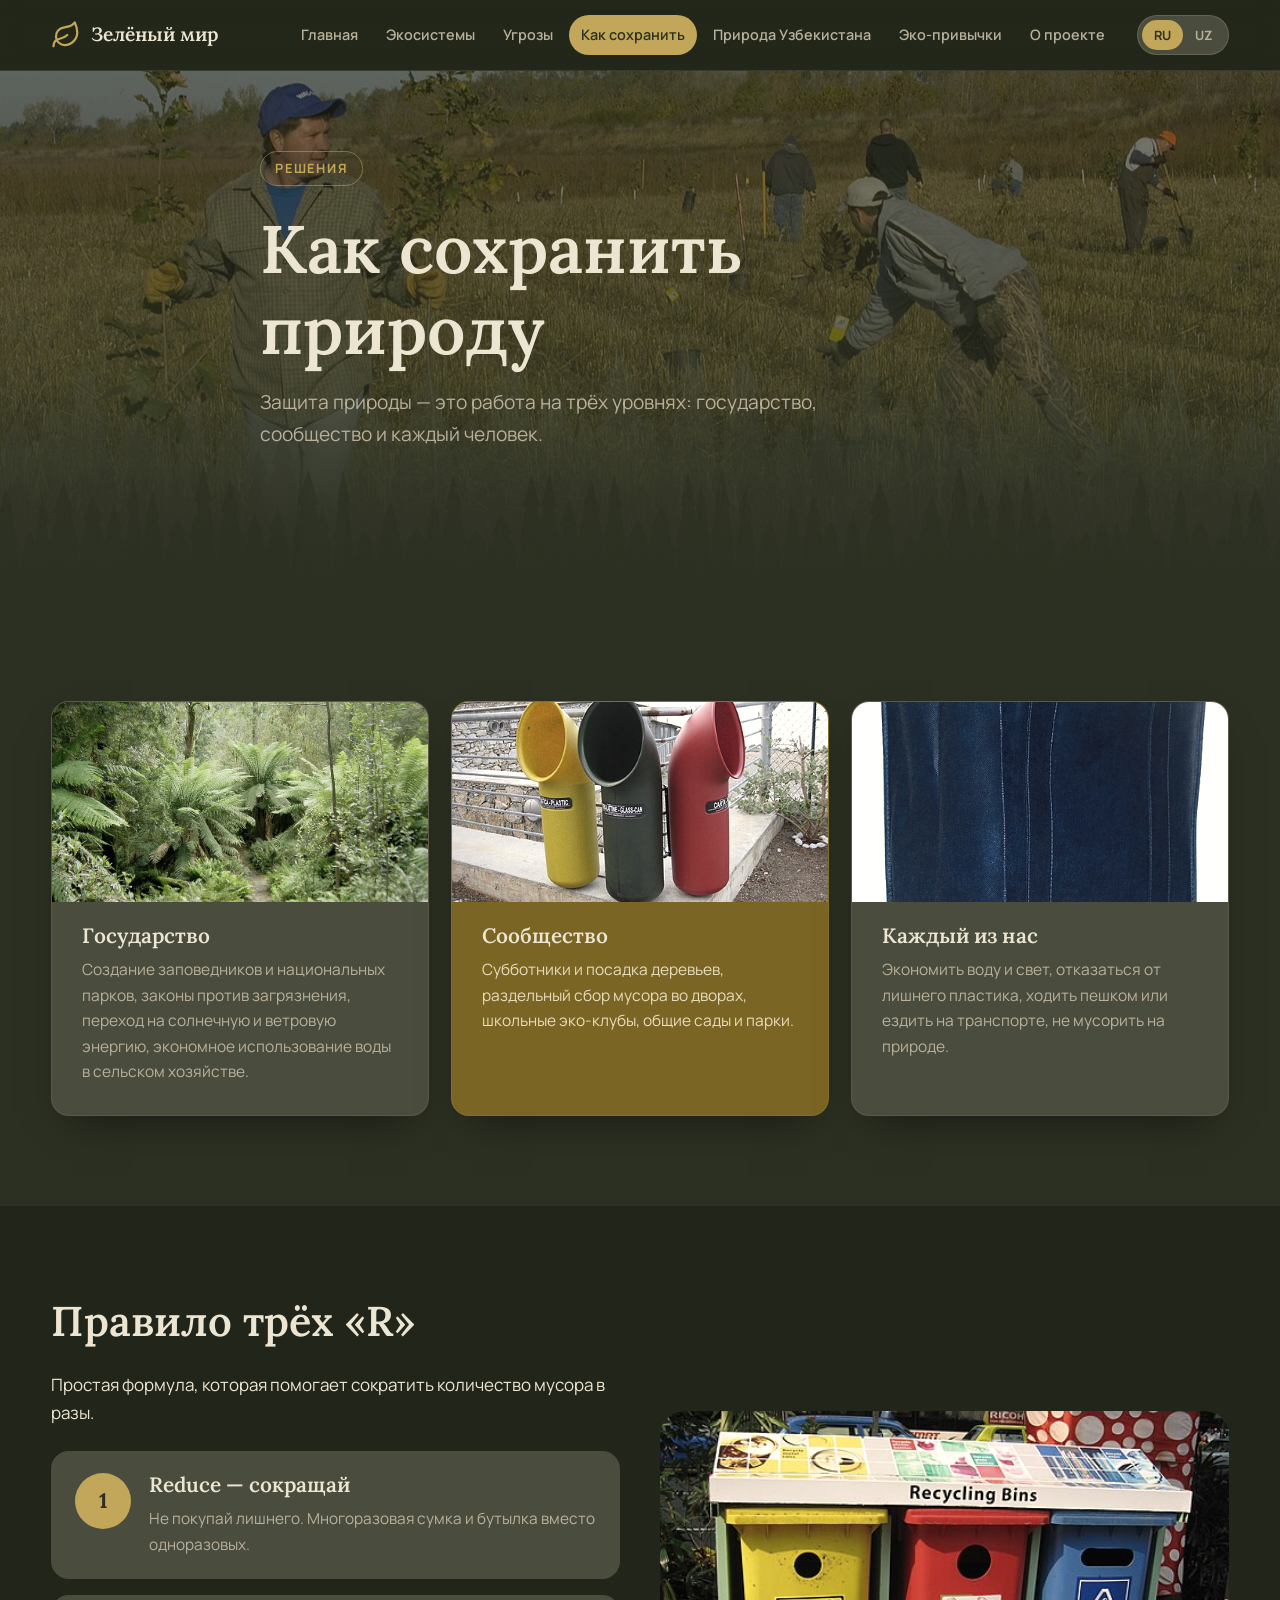
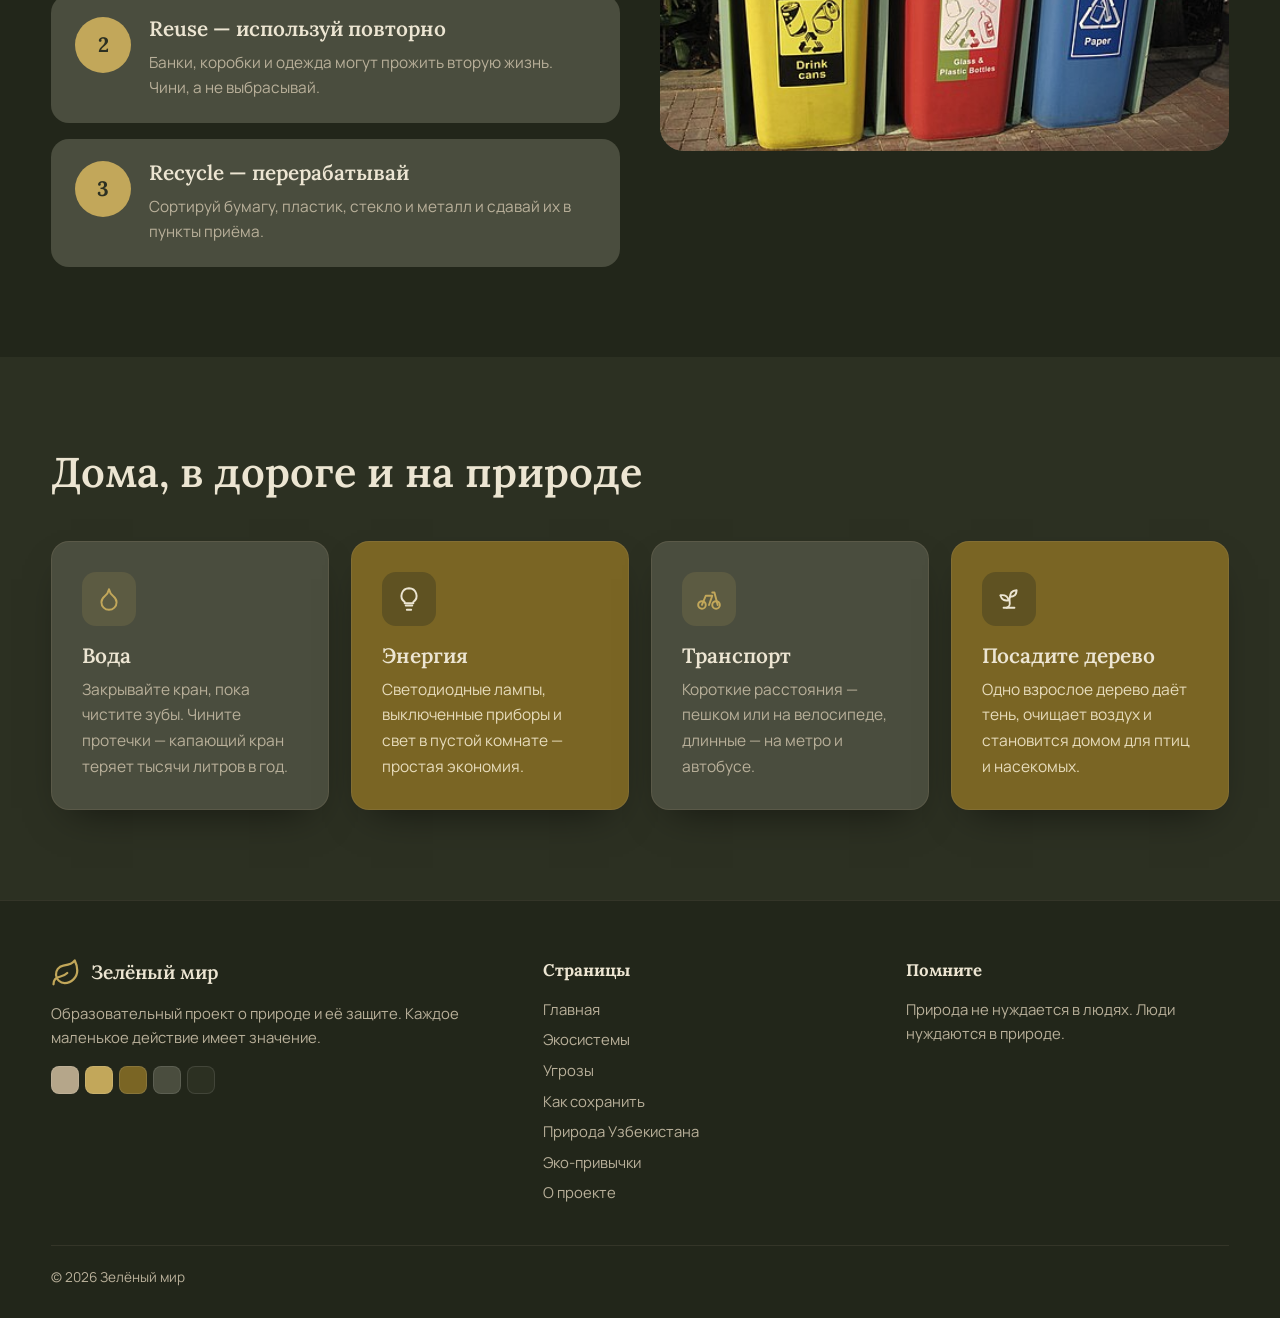
<file: protect.html>
<!DOCTYPE html>
<html lang="ru">
<head>
<meta charset="UTF-8">
<meta name="viewport" content="width=device-width, initial-scale=1.0">
<title>Как сохранить — Зелёный мир</title>
<meta name="description" content="Сайт о природе и о том, как её сохранить. Tabiat va uni asrash haqida sayt.">
<meta name="theme-color" content="#2C3022">
<script>try{var l=localStorage.getItem("lang");if(l)document.documentElement.lang=l}catch(e){}</script>
<link rel="icon" href="data:image/svg+xml,%3Csvg xmlns='http://www.w3.org/2000/svg' viewBox='0 0 24 24' fill='none' stroke='%23C2A75A' stroke-width='2'%3E<path d='M11 20A7 7 0 0 1 9.8 6.1C15.5 5 17 4.48 19 2c1 2 2 4.18 2 8 0 5.5-4.78 10-10 10Z'/><path d='M2 21c0-3 1.85-5.36 5.08-6C9.5 14.52 12 13 13 12'/>%3C/svg%3E">
<link rel="preconnect" href="https://fonts.googleapis.com">
<link rel="preconnect" href="https://fonts.gstatic.com" crossorigin>
<link href="https://fonts.googleapis.com/css2?family=Lora:wght@500;600;700&family=Manrope:wght@400;600;700&display=swap" rel="stylesheet">
<link rel="stylesheet" href="css/style.css">
</head>
<body data-title-ru="Как сохранить — Зелёный мир" data-title-uz="Qanday asraymiz — Yashil dunyo">
<header class="header">
  <div class="container">
    <a href="index.html" class="logo"><svg class="icon" viewBox="0 0 24 24" aria-hidden="true"><path d="M11 20A7 7 0 0 1 9.8 6.1C15.5 5 17 4.48 19 2c1 2 2 4.18 2 8 0 5.5-4.78 10-10 10Z"/><path d="M2 21c0-3 1.85-5.36 5.08-6C9.5 14.52 12 13 13 12"/></svg><span data-l="ru">Зелёный мир</span><span data-l="uz">Yashil dunyo</span></a>
    <nav class="nav"><a href="index.html"><span data-l="ru">Главная</span><span data-l="uz">Bosh sahifa</span></a><a href="ecosystems.html"><span data-l="ru">Экосистемы</span><span data-l="uz">Ekotizimlar</span></a><a href="threats.html"><span data-l="ru">Угрозы</span><span data-l="uz">Tahdidlar</span></a><a href="protect.html" class="active"><span data-l="ru">Как сохранить</span><span data-l="uz">Qanday asraymiz</span></a><a href="uzbekistan.html"><span data-l="ru">Природа Узбекистана</span><span data-l="uz">Oʻzbekiston tabiati</span></a><a href="habits.html"><span data-l="ru">Эко-привычки</span><span data-l="uz">Eko-odatlar</span></a><a href="about.html"><span data-l="ru">О проекте</span><span data-l="uz">Loyiha haqida</span></a></nav>
    <div class="lang-switch" role="group" aria-label="Language">
      <button data-set="ru">RU</button><button data-set="uz">UZ</button>
    </div>
    <button class="burger" aria-label="Menu"><svg class="icon" viewBox="0 0 24 24" aria-hidden="true"><path d="M4 6h16M4 12h16M4 18h16"/></svg></button>
  </div>
</header>
<main>
<section class="hero small photo" style="background-image:linear-gradient(180deg,rgba(34,38,26,.55) 0%,rgba(44,48,34,.72) 55%,#2C3022 100%),url(img/hero-protect.jpg)">
  <div class="container hero-content">
    <span class="eyebrow"><span data-l="ru">Решения</span><span data-l="uz">Yechimlar</span></span>
    <h1 data-l="ru">Как сохранить природу</h1><h1 data-l="uz">Tabiatni qanday asraymiz</h1>
    <p class="lead" data-l="ru">Защита природы — это работа на трёх уровнях: государство, сообщество и каждый человек.</p><p class="lead" data-l="uz">Tabiatni muhofaza qilish uch darajadagi ish: davlat, jamiyat va har bir inson.</p>
    
  </div>
  <svg class="forest" viewBox="0 0 1440 400" preserveAspectRatio="none" aria-hidden="true"><path fill="#4A4D3E" opacity="0.55" d="M0 400 L0 230 L-10 230 L0 198.15 L-5 198.15 L8 168.12 L3 168.12 L19 139 L34 168.12 L29 168.12 L42 198.15 L37 198.15 L47 230 L30 230 L40 192.9 L34 192.9 L49 157.92000000000002 L43 157.92000000000002 L59 124 L76 157.92000000000002 L70 157.92000000000002 L84 192.9 L78 192.9 L89 230 L67 230 L77 170.15 L72 170.15 L86 113.71999999999998 L80 113.71999999999998 L96 59 L113 113.71999999999998 L107 113.71999999999998 L121 170.15 L115 170.15 L126 230 L119 230 L130 197.45 L124 197.45 L138 166.76 L132 166.76 L149 137 L166 166.76 L160 166.76 L175 197.45 L169 197.45 L179 230 L157 230 L165 205.5 L161 205.5 L171 182.4 L167 182.4 L179 160 L190 182.4 L186 182.4 L196 205.5 L192 205.5 L200 230 L195 230 L203 186.6 L198 186.6 L209 145.68 L204 145.68 L217 106 L229 145.68 L225 145.68 L235 186.6 L231 186.6 L239 230 L231 230 L245 195.35 L237 195.35 L255 162.68 L248 162.68 L269 131 L290 162.68 L282 162.68 L301 195.35 L293 195.35 L307 230 L291 230 L305 186.25 L297 186.25 L316 145.0 L308 145.0 L330 105 L352 145.0 L344 145.0 L363 186.25 L355 186.25 L369 230 L354 230 L364 166.3 L358 166.3 L372 106.24 L366 106.24 L382 48 L398 106.24 L392 106.24 L406 166.3 L400 166.3 L411 230 L394 230 L405 190.8 L399 190.8 L414 153.83999999999997 L407 153.83999999999997 L425 118 L442 153.83999999999997 L436 153.83999999999997 L450 190.8 L444 190.8 L455 230 L443 230 L456 176.45 L449 176.45 L467 125.96 L459 125.96 L481 77 L502 125.96 L494 125.96 L513 176.45 L505 176.45 L519 230 L494 230 L507 198.85 L500 198.85 L516 169.48 L509 169.48 L529 141 L548 169.48 L541 169.48 L558 198.85 L551 198.85 L563 230 L534 230 L548 169.45 L540 169.45 L558 112.35999999999999 L551 112.35999999999999 L572 57 L593 112.35999999999999 L586 112.35999999999999 L604 169.45 L596 169.45 L610 230 L588 230 L600 181.0 L593 181.0 L610 134.8 L603 134.8 L622 90 L641 134.8 L634 134.8 L650 181.0 L644 181.0 L656 230 L635 230 L644 198.85 L639 198.85 L650 169.48 L646 169.48 L659 141 L673 169.48 L668 169.48 L680 198.85 L675 198.85 L684 230 L662 230 L675 167.0 L668 167.0 L685 107.6 L678 107.6 L698 50 L718 107.6 L711 107.6 L728 167.0 L721 167.0 L734 230 L703 230 L712 196.75 L707 196.75 L719 165.39999999999998 L714 165.39999999999998 L728 135 L742 165.39999999999998 L737 165.39999999999998 L749 196.75 L744 196.75 L753 230 L747 230 L759 165.60000000000002 L753 165.60000000000002 L768 104.88 L762 104.88 L780 46 L799 104.88 L792 104.88 L808 165.60000000000002 L801 165.60000000000002 L813 230 L805 230 L817 165.60000000000002 L810 165.60000000000002 L826 104.88 L819 104.88 L837 46 L855 104.88 L848 104.88 L863 165.60000000000002 L857 165.60000000000002 L868 230 L856 230 L867 200.25 L861 200.25 L876 172.2 L870 172.2 L887 145 L905 172.2 L898 172.2 L913 200.25 L907 200.25 L918 230 L902 230 L911 188.35 L906 188.35 L918 149.07999999999998 L913 149.07999999999998 L927 111 L941 149.07999999999998 L936 149.07999999999998 L948 188.35 L943 188.35 L952 230 L945 230 L956 165.95 L950 165.95 L965 105.55999999999999 L959 105.55999999999999 L976 47 L993 105.55999999999999 L987 105.55999999999999 L1002 165.95 L996 165.95 L1007 230 L985 230 L996 185.55 L990 185.55 L1005 143.64 L999 143.64 L1015 103 L1032 143.64 L1026 143.64 L1041 185.55 L1035 185.55 L1045 230 L1025 230 L1035 183.8 L1030 183.8 L1043 140.24 L1037 140.24 L1053 98 L1069 140.24 L1063 140.24 L1077 183.8 L1071 183.8 L1081 230 L1056 230 L1065 201.65 L1060 201.65 L1072 174.92 L1067 174.92 L1080 149 L1094 174.92 L1089 174.92 L1100 201.65 L1096 201.65 L1104 230 L1095 230 L1102 183.45 L1098 183.45 L1108 139.56 L1104 139.56 L1116 97 L1127 139.56 L1123 139.56 L1133 183.45 L1129 183.45 L1137 230 L1119 230 L1131 178.9 L1124 178.9 L1141 130.72 L1134 130.72 L1153 84 L1173 130.72 L1166 130.72 L1182 178.9 L1175 178.9 L1188 230 L1162 230 L1172 178.55 L1166 178.55 L1179 130.04 L1174 130.04 L1189 83 L1204 130.04 L1198 130.04 L1211 178.55 L1206 178.55 L1216 230 L1210 230 L1219 200.6 L1214 200.6 L1225 172.88 L1220 172.88 L1234 146 L1248 172.88 L1243 172.88 L1254 200.6 L1250 200.6 L1258 230 L1239 230 L1252 190.1 L1245 190.1 L1262 152.48 L1255 152.48 L1275 116 L1296 152.48 L1288 152.48 L1306 190.1 L1298 190.1 L1311 230 L1287 230 L1299 171.55 L1292 171.55 L1308 116.44 L1301 116.44 L1319 63 L1337 116.44 L1331 116.44 L1346 171.55 L1339 171.55 L1351 230 L1329 230 L1338 200.95 L1333 200.95 L1344 173.56 L1340 173.56 L1353 147 L1367 173.56 L1362 173.56 L1373 200.95 L1369 200.95 L1377 230 L1371 230 L1384 197.8 L1377 197.8 L1393 167.44 L1386 167.44 L1406 138 L1426 167.44 L1419 167.44 L1435 197.8 L1428 197.8 L1441 230 L1419 230 L1427 175.05 L1422 175.05 L1433 123.24 L1428 123.24 L1440 73 L1453 123.24 L1448 123.24 L1459 175.05 L1454 175.05 L1462 230 L1450 230 L1464 176.1 L1457 176.1 L1475 125.27999999999999 L1467 125.27999999999999 L1489 76 L1510 125.27999999999999 L1502 125.27999999999999 L1521 176.1 L1513 176.1 L1527 230 L1440 400 Z"/><path fill="#3a3d30" opacity="0.8" d="M0 400 L0 300 L-10 300 L1 272.0 L-5 272.0 L9 245.6 L3 245.6 L19 220 L36 245.6 L30 245.6 L44 272.0 L38 272.0 L49 300 L34 300 L43 263.6 L38 263.6 L49 229.28 L45 229.28 L57 196 L70 229.28 L66 229.28 L77 263.6 L72 263.6 L80 300 L66 300 L76 268.15 L70 268.15 L84 238.12 L78 238.12 L95 209 L111 238.12 L105 238.12 L119 268.15 L113 268.15 L124 300 L103 300 L109 254.15 L105 254.15 L113 210.92 L110 210.92 L120 169 L129 210.92 L126 210.92 L134 254.15 L131 254.15 L137 300 L131 300 L140 244.35 L135 244.35 L148 191.88 L143 191.88 L157 141 L172 191.88 L167 191.88 L179 244.35 L174 244.35 L184 300 L161 300 L167 266.4 L164 266.4 L172 234.72 L168 234.72 L178 204 L187 234.72 L184 234.72 L192 266.4 L189 266.4 L195 300 L182 300 L188 266.05 L185 266.05 L193 234.04 L190 234.04 L199 203 L208 234.04 L205 234.04 L213 266.05 L210 266.05 L216 300 L204 300 L210 261.5 L206 261.5 L215 225.2 L211 225.2 L221 190 L230 225.2 L227 225.2 L235 261.5 L232 261.5 L238 300 L226 300 L237 272.7 L231 272.7 L245 246.95999999999998 L239 246.95999999999998 L256 222 L273 246.95999999999998 L267 246.95999999999998 L281 272.7 L275 272.7 L286 300 L275 300 L281 257.65 L277 257.65 L285 217.72 L282 217.72 L291 179 L301 217.72 L297 217.72 L305 257.65 L302 257.65 L308 300 L295 300 L303 249.95 L298 249.95 L310 202.76 L305 202.76 L318 157 L331 202.76 L326 202.76 L338 249.95 L333 249.95 L341 300 L332 300 L343 277.95 L337 277.95 L351 257.15999999999997 L345 257.15999999999997 L361 237 L378 257.15999999999997 L372 257.15999999999997 L386 277.95 L380 277.95 L391 300 L383 300 L393 262.9 L387 262.9 L400 227.92000000000002 L395 227.92000000000002 L410 194 L425 227.92000000000002 L420 227.92000000000002 L433 262.9 L427 262.9 L437 300 L429 300 L439 252.4 L434 252.4 L446 207.51999999999998 L441 207.51999999999998 L456 164 L471 207.51999999999998 L466 207.51999999999998 L479 252.4 L473 252.4 L483 300 L468 300 L475 257.65 L471 257.65 L481 217.72 L477 217.72 L488 179 L500 217.72 L495 217.72 L505 257.65 L501 257.65 L509 300 L498 300 L504 266.75 L501 266.75 L509 235.39999999999998 L506 235.39999999999998 L516 205 L526 235.39999999999998 L522 235.39999999999998 L531 266.75 L527 266.75 L534 300 L527 300 L536 262.2 L531 262.2 L543 226.56 L538 226.56 L552 192 L567 226.56 L561 226.56 L574 262.2 L569 262.2 L578 300 L572 300 L579 277.95 L575 277.95 L585 257.15999999999997 L581 257.15999999999997 L592 237 L603 257.15999999999997 L599 257.15999999999997 L608 277.95 L604 277.95 L611 300 L598 300 L608 268.15 L603 268.15 L616 238.12 L610 238.12 L626 209 L642 238.12 L636 238.12 L649 268.15 L644 268.15 L654 300 L640 300 L649 267.8 L644 267.8 L657 237.44 L651 237.44 L666 208 L680 237.44 L675 237.44 L687 267.8 L682 267.8 L691 300 L682 300 L688 273.05 L685 273.05 L693 247.64 L690 247.64 L700 223 L710 247.64 L706 247.64 L715 273.05 L711 273.05 L718 300 L703 300 L709 274.8 L706 274.8 L715 251.04 L711 251.04 L721 228 L732 251.04 L728 251.04 L737 274.8 L733 274.8 L740 300 L732 300 L738 244.0 L734 244.0 L743 191.2 L739 191.2 L750 140 L760 191.2 L756 191.2 L765 244.0 L761 244.0 L768 300 L762 300 L770 249.95 L766 249.95 L775 202.76 L771 202.76 L782 157 L794 202.76 L790 202.76 L799 249.95 L795 249.95 L802 300 L789 300 L796 264.65 L792 264.65 L802 231.32 L798 231.32 L810 199 L822 231.32 L818 231.32 L828 264.65 L824 264.65 L832 300 L826 300 L832 251.35 L829 251.35 L837 205.48 L834 205.48 L844 161 L854 205.48 L851 205.48 L860 251.35 L856 251.35 L863 300 L848 300 L855 262.2 L851 262.2 L860 226.56 L857 226.56 L867 192 L878 226.56 L874 226.56 L883 262.2 L879 262.2 L886 300 L879 300 L885 245.4 L882 245.4 L890 193.92 L886 193.92 L896 144 L905 193.92 L902 193.92 L910 245.4 L906 245.4 L912 300 L906 300 L915 245.75 L910 245.75 L923 194.6 L917 194.6 L932 145 L947 194.6 L942 194.6 L955 245.75 L950 245.75 L959 300 L950 300 L958 278.65 L953 278.65 L964 258.52 L959 258.52 L971 239 L983 258.52 L979 258.52 L989 278.65 L985 278.65 L993 300 L987 300 L996 261.5 L991 261.5 L1004 225.2 L998 225.2 L1013 190 L1028 225.2 L1023 225.2 L1036 261.5 L1030 261.5 L1040 300 L1019 300 L1026 247.15 L1022 247.15 L1031 197.32 L1028 197.32 L1038 149 L1049 197.32 L1045 197.32 L1055 247.15 L1051 247.15 L1058 300 L1053 300 L1061 252.05 L1057 252.05 L1066 206.83999999999997 L1062 206.83999999999997 L1074 163 L1085 206.83999999999997 L1081 206.83999999999997 L1091 252.05 L1087 252.05 L1094 300 L1076 300 L1083 261.85 L1079 261.85 L1088 225.88 L1084 225.88 L1095 191 L1105 225.88 L1101 225.88 L1110 261.85 L1106 261.85 L1113 300 L1106 300 L1116 266.05 L1110 266.05 L1123 234.04 L1118 234.04 L1133 203 L1149 234.04 L1143 234.04 L1156 266.05 L1151 266.05 L1161 300 L1151 300 L1162 257.3 L1156 257.3 L1170 217.04 L1164 217.04 L1181 178 L1197 217.04 L1191 217.04 L1205 257.3 L1199 257.3 L1210 300 L1185 300 L1192 252.4 L1188 252.4 L1196 207.51999999999998 L1193 207.51999999999998 L1202 164 L1212 207.51999999999998 L1208 207.51999999999998 L1217 252.4 L1213 252.4 L1219 300 L1211 300 L1222 264.65 L1216 264.65 L1230 231.32 L1224 231.32 L1241 199 L1257 231.32 L1251 231.32 L1265 264.65 L1259 264.65 L1270 300 L1250 300 L1259 247.85 L1254 247.85 L1266 198.68 L1261 198.68 L1275 151 L1288 198.68 L1284 198.68 L1295 247.85 L1290 247.85 L1299 300 L1290 300 L1296 270.6 L1293 270.6 L1301 242.88 L1298 242.88 L1307 216 L1317 242.88 L1313 242.88 L1321 270.6 L1318 270.6 L1324 300 L1319 300 L1326 270.25 L1322 270.25 L1332 242.2 L1328 242.2 L1340 215 L1351 242.2 L1347 242.2 L1357 270.25 L1353 270.25 L1361 300 L1346 300 L1353 260.45 L1349 260.45 L1358 223.16 L1354 223.16 L1364 187 L1374 223.16 L1370 223.16 L1379 260.45 L1375 260.45 L1382 300 L1367 300 L1376 275.85 L1371 275.85 L1382 253.07999999999998 L1378 253.07999999999998 L1391 231 L1405 253.07999999999998 L1400 253.07999999999998 L1412 275.85 L1407 275.85 L1416 300 L1408 300 L1416 259.05 L1412 259.05 L1423 220.44 L1418 220.44 L1431 183 L1444 220.44 L1439 220.44 L1450 259.05 L1446 259.05 L1454 300 L1449 300 L1458 248.55 L1453 248.55 L1465 200.04 L1460 200.04 L1474 153 L1488 200.04 L1483 200.04 L1495 248.55 L1490 248.55 L1499 300 L1440 400 Z"/><path fill="#2C3022" opacity="1" d="M0 400 L0 360 L-10 360 L-4 315.9 L-7 315.9 L1 274.32 L-2 274.32 L7 234 L17 274.32 L13 274.32 L22 315.9 L18 315.9 L24 360 L19 360 L24 335.85 L22 335.85 L28 313.08 L26 313.08 L34 291 L41 313.08 L39 313.08 L45 335.85 L43 335.85 L48 360 L35 360 L40 319.75 L37 319.75 L43 281.8 L41 281.8 L48 245 L55 281.8 L52 281.8 L58 319.75 L56 319.75 L60 360 L51 360 L59 312.75 L55 312.75 L64 268.2 L60 268.2 L72 225 L83 268.2 L79 268.2 L89 312.75 L85 312.75 L92 360 L84 360 L91 318.7 L87 318.7 L97 279.76 L93 279.76 L104 242 L115 279.76 L111 279.76 L121 318.7 L117 318.7 L124 360 L112 360 L118 324.65 L114 324.65 L122 291.32 L119 291.32 L128 259 L138 291.32 L134 291.32 L143 324.65 L139 324.65 L145 360 L138 360 L142 309.95 L140 309.95 L146 262.76 L143 262.76 L150 217 L157 262.76 L155 262.76 L161 309.95 L158 309.95 L163 360 L156 360 L162 317.3 L158 317.3 L166 277.03999999999996 L163 277.03999999999996 L172 238 L180 277.03999999999996 L177 277.03999999999996 L185 317.3 L182 317.3 L187 360 L180 360 L187 329.55 L183 329.55 L193 300.84 L189 300.84 L200 273 L211 300.84 L207 300.84 L216 329.55 L212 329.55 L220 360 L210 360 L217 305.05 L213 305.05 L222 253.24 L218 253.24 L229 203 L239 253.24 L235 253.24 L244 305.05 L240 305.05 L247 360 L240 360 L247 312.05 L243 312.05 L252 266.84 L248 266.84 L259 223 L269 266.84 L266 266.84 L275 312.05 L271 312.05 L278 360 L270 360 L276 328.15 L272 328.15 L281 298.12 L277 298.12 L287 269 L296 298.12 L293 298.12 L301 328.15 L297 328.15 L303 360 L294 360 L301 325.35 L297 325.35 L306 292.68 L302 292.68 L312 261 L322 292.68 L319 292.68 L328 325.35 L324 325.35 L330 360 L325 360 L333 307.15 L328 307.15 L339 257.32 L334 257.32 L347 209 L359 257.32 L354 257.32 L365 307.15 L361 307.15 L369 360 L349 360 L354 325.0 L351 325.0 L358 292.0 L355 292.0 L363 260 L371 292.0 L368 292.0 L375 325.0 L372 325.0 L377 360 L373 360 L378 307.15 L375 307.15 L381 257.32 L379 257.32 L386 209 L394 257.32 L391 257.32 L397 307.15 L395 307.15 L400 360 L393 360 L399 335.5 L395 335.5 L404 312.4 L400 312.4 L410 290 L420 312.4 L416 312.4 L424 335.5 L421 335.5 L427 360 L419 360 L426 322.2 L422 322.2 L432 286.56 L428 286.56 L439 252 L449 286.56 L446 286.56 L455 322.2 L451 322.2 L458 360 L447 360 L455 334.45 L450 334.45 L461 310.36 L457 310.36 L469 287 L481 310.36 L477 310.36 L487 334.45 L483 334.45 L491 360 L474 360 L479 319.75 L476 319.75 L483 281.8 L480 281.8 L488 245 L495 281.8 L493 281.8 L499 319.75 L497 319.75 L502 360 L492 360 L499 310.3 L495 310.3 L504 263.44 L500 263.44 L510 218 L520 263.44 L517 263.44 L525 310.3 L522 310.3 L528 360 L514 360 L522 335.5 L518 335.5 L528 312.4 L524 312.4 L536 290 L548 312.4 L544 312.4 L554 335.5 L550 335.5 L557 360 L543 360 L551 327.8 L546 327.8 L557 297.44 L552 297.44 L564 268 L577 297.44 L572 297.44 L583 327.8 L578 327.8 L586 360 L581 360 L587 308.55 L584 308.55 L592 260.03999999999996 L589 260.03999999999996 L598 213 L608 260.03999999999996 L604 260.03999999999996 L613 308.55 L609 308.55 L615 360 L603 360 L608 308.2 L605 308.2 L612 259.36 L609 259.36 L618 212 L626 259.36 L623 259.36 L630 308.2 L627 308.2 L632 360 L623 360 L629 321.5 L626 321.5 L634 285.2 L630 285.2 L640 250 L649 285.2 L646 285.2 L654 321.5 L650 321.5 L656 360 L646 360 L653 311.7 L649 311.7 L658 266.15999999999997 L655 266.15999999999997 L665 222 L675 266.15999999999997 L672 266.15999999999997 L681 311.7 L677 311.7 L684 360 L676 360 L681 309.25 L678 309.25 L686 261.4 L683 261.4 L691 215 L700 261.4 L697 261.4 L705 309.25 L702 309.25 L707 360 L696 360 L704 330.6 L700 330.6 L710 302.88 L706 302.88 L718 276 L730 302.88 L726 302.88 L736 330.6 L732 330.6 L740 360 L723 360 L731 323.6 L727 323.6 L736 289.28 L732 289.28 L744 256 L755 289.28 L751 289.28 L761 323.6 L756 323.6 L764 360 L759 360 L764 307.5 L761 307.5 L769 258.0 L766 258.0 L774 210 L783 258.0 L780 258.0 L788 307.5 L784 307.5 L790 360 L777 360 L781 313.1 L779 313.1 L785 268.88 L782 268.88 L789 226 L796 268.88 L794 268.88 L799 313.1 L797 313.1 L801 360 L796 360 L802 307.85 L798 307.85 L806 258.68 L803 258.68 L812 211 L821 258.68 L818 258.68 L826 307.85 L823 307.85 L829 360 L825 360 L830 314.85 L827 314.85 L834 272.28 L831 272.28 L839 231 L846 272.28 L843 272.28 L850 314.85 L847 314.85 L852 360 L849 360 L855 330.6 L852 330.6 L860 302.88 L856 302.88 L866 276 L875 302.88 L872 302.88 L879 330.6 L876 330.6 L882 360 L878 360 L882 322.55 L880 322.55 L886 287.24 L884 287.24 L891 253 L899 287.24 L896 287.24 L903 322.55 L900 322.55 L905 360 L898 360 L904 319.75 L901 319.75 L909 281.8 L906 281.8 L915 245 L925 281.8 L921 281.8 L930 319.75 L926 319.75 L933 360 L918 360 L923 330.6 L920 330.6 L928 302.88 L925 302.88 L934 276 L943 302.88 L940 302.88 L947 330.6 L944 330.6 L950 360 L945 360 L950 328.15 L948 328.15 L954 298.12 L952 298.12 L960 269 L967 298.12 L965 298.12 L971 328.15 L969 328.15 L974 360 L969 360 L977 313.1 L972 313.1 L983 268.88 L978 268.88 L990 226 L1002 268.88 L998 268.88 L1008 313.1 L1004 313.1 L1012 360 L1006 360 L1012 338.3 L1009 338.3 L1018 317.84 L1014 317.84 L1024 298 L1035 317.84 L1031 317.84 L1040 338.3 L1036 338.3 L1043 360 L1027 360 L1035 319.75 L1030 319.75 L1041 281.8 L1036 281.8 L1048 245 L1060 281.8 L1056 281.8 L1066 319.75 L1062 319.75 L1069 360 L1061 360 L1068 305.05 L1064 305.05 L1073 253.24 L1069 253.24 L1080 203 L1090 253.24 L1087 253.24 L1095 305.05 L1092 305.05 L1098 360 L1084 360 L1091 316.95 L1087 316.95 L1097 276.36 L1093 276.36 L1104 237 L1115 276.36 L1111 276.36 L1121 316.95 L1117 316.95 L1124 360 L1115 360 L1121 311.35 L1117 311.35 L1125 265.48 L1122 265.48 L1131 221 L1141 265.48 L1138 265.48 L1146 311.35 L1142 311.35 L1148 360 L1141 360 L1147 308.9 L1144 308.9 L1151 260.72 L1148 260.72 L1156 214 L1165 260.72 L1162 260.72 L1169 308.9 L1166 308.9 L1172 360 L1161 360 L1166 323.25 L1163 323.25 L1170 288.6 L1167 288.6 L1176 255 L1184 288.6 L1181 288.6 L1188 323.25 L1185 323.25 L1191 360 L1184 360 L1191 338.65 L1187 338.65 L1197 318.52 L1193 318.52 L1205 299 L1217 318.52 L1212 318.52 L1222 338.65 L1218 338.65 L1226 360 L1208 360 L1213 336.2 L1210 336.2 L1217 313.76 L1214 313.76 L1222 292 L1230 313.76 L1227 313.76 L1233 336.2 L1231 336.2 L1236 360 L1224 360 L1230 330.6 L1227 330.6 L1234 302.88 L1231 302.88 L1240 276 L1248 302.88 L1245 302.88 L1253 330.6 L1250 330.6 L1255 360 L1245 360 L1250 332.0 L1247 332.0 L1253 305.6 L1251 305.6 L1257 280 L1264 305.6 L1262 305.6 L1268 332.0 L1265 332.0 L1270 360 L1263 360 L1270 308.55 L1266 308.55 L1276 260.03999999999996 L1272 260.03999999999996 L1283 213 L1294 260.03999999999996 L1290 260.03999999999996 L1300 308.55 L1296 308.55 L1303 360 L1290 360 L1295 337.6 L1292 337.6 L1299 316.48 L1296 316.48 L1303 296 L1311 316.48 L1308 316.48 L1314 337.6 L1312 337.6 L1316 360 L1313 360 L1318 315.2 L1315 315.2 L1322 272.96 L1319 272.96 L1328 232 L1336 272.96 L1333 272.96 L1340 315.2 L1337 315.2 L1342 360 L1331 360 L1338 330.6 L1334 330.6 L1343 302.88 L1340 302.88 L1350 276 L1361 302.88 L1357 302.88 L1367 330.6 L1363 330.6 L1370 360 L1359 360 L1365 335.5 L1362 335.5 L1369 312.4 L1366 312.4 L1375 290 L1383 312.4 L1380 312.4 L1387 335.5 L1384 335.5 L1390 360 L1378 360 L1383 316.6 L1380 316.6 L1386 275.68 L1384 275.68 L1391 236 L1398 275.68 L1395 275.68 L1401 316.6 L1399 316.6 L1403 360 L1395 360 L1402 315.2 L1398 315.2 L1407 272.96 L1403 272.96 L1413 232 L1424 272.96 L1420 272.96 L1429 315.2 L1425 315.2 L1432 360 L1423 360 L1430 338.3 L1427 338.3 L1436 317.84 L1432 317.84 L1443 298 L1453 317.84 L1449 317.84 L1459 338.3 L1455 338.3 L1462 360 L1451 360 L1459 332.0 L1454 332.0 L1464 305.6 L1460 305.6 L1472 280 L1483 305.6 L1479 305.6 L1489 332.0 L1485 332.0 L1493 360 L1440 400 Z"/></svg>
  <div class="fog"></div>
</section>
<section class="block">
  <div class="container">
    <div class="grid">
      <div class="card reveal  has-img"><img class="card-img" src="img/pro-state.jpg" alt="Государство" loading="lazy"><h3 data-l="ru">Государство</h3><h3 data-l="uz">Davlat</h3><p data-l="ru">Создание заповедников и национальных парков, законы против загрязнения, переход на солнечную и ветровую энергию, экономное использование воды в сельском хозяйстве.</p><p data-l="uz">Qoʻriqxona va milliy bogʻlar tashkil etish, ifloslanishga qarshi qonunlar, quyosh va shamol energiyasiga oʻtish, qishloq xoʻjaligida suvni tejash.</p></div>
      <div class="card reveal gold has-img"><img class="card-img" src="img/pro-community.jpg" alt="Сообщество" loading="lazy"><h3 data-l="ru">Сообщество</h3><h3 data-l="uz">Jamiyat</h3><p data-l="ru">Субботники и посадка деревьев, раздельный сбор мусора во дворах, школьные эко-клубы, общие сады и парки.</p><p data-l="uz">Shanbaliklar va daraxt ekish, hovlilarda chiqindini saralab yigʻish, maktab eko-klublari, umumiy bogʻ va parklar.</p></div>
      <div class="card reveal  has-img"><img class="card-img" src="img/pro-person.jpg" alt="Каждый из нас" loading="lazy"><h3 data-l="ru">Каждый из нас</h3><h3 data-l="uz">Har birimiz</h3><p data-l="ru">Экономить воду и свет, отказаться от лишнего пластика, ходить пешком или ездить на транспорте, не мусорить на природе.</p><p data-l="uz">Suv va elektrni tejash, ortiqcha plastikdan voz kechish, piyoda yurish yoki jamoat transportidan foydalanish, tabiatda chiqindi tashlamaslik.</p></div>
    </div>
  </div>
</section>
<section class="block alt">
  <div class="container grid-2">
    <div class="reveal">
      <h2 data-l="ru">Правило трёх «R»</h2><h2 data-l="uz">Uch «R» qoidasi</h2>
      <p data-l="ru">Простая формула, которая помогает сократить количество мусора в разы.</p><p data-l="uz">Chiqindi miqdorini bir necha baravar kamaytirishga yordam beradigan oddiy formula.</p>
      <div class="steps" style="margin-top:24px">
        <div class="step"><div><h3 data-l="ru">Reduce — сокращай</h3><h3 data-l="uz">Reduce — kamaytir</h3><p data-l="ru">Не покупай лишнего. Многоразовая сумка и бутылка вместо одноразовых.</p><p data-l="uz">Ortiqcha narsa sotib olma. Bir martalik oʻrniga koʻp martalik sumka va shisha.</p></div></div>
        <div class="step"><div><h3 data-l="ru">Reuse — используй повторно</h3><h3 data-l="uz">Reuse — qayta foydalan</h3><p data-l="ru">Банки, коробки и одежда могут прожить вторую жизнь. Чини, а не выбрасывай.</p><p data-l="uz">Bankalar, qutilar va kiyimlar ikkinchi hayot kechirishi mumkin. Tashlama, tuzat.</p></div></div>
        <div class="step"><div><h3 data-l="ru">Recycle — перерабатывай</h3><h3 data-l="uz">Recycle — qayta ishlat</h3><p data-l="ru">Сортируй бумагу, пластик, стекло и металл и сдавай их в пункты приёма.</p><p data-l="uz">Qogʻoz, plastik, shisha va metallni saralab, qabul punktlariga topshir.</p></div></div>
      </div>
    </div>
    <div class="panel photo reveal"><img src="img/pro-recycle.jpg" alt="Раздельный сбор" loading="lazy"></div>
  </div>
</section>
<section class="block">
  <div class="container">
    <div class="section-head reveal"><h2 data-l="ru">Дома, в дороге и на природе</h2><h2 data-l="uz">Uyda, yoʻlda va tabiatda</h2></div>
    <div class="grid">
      <div class="card reveal "><div class="badge"><svg class="icon" viewBox="0 0 24 24" aria-hidden="true"><path d="M12 22a7 7 0 0 0 7-7c0-2-1-3.9-3-5.5s-3.5-4-4-6.5c-.5 2.5-2 4.9-4 6.5C6 11.1 5 13 5 15a7 7 0 0 0 7 7z"/></svg></div><h3 data-l="ru">Вода</h3><h3 data-l="uz">Suv</h3><p data-l="ru">Закрывайте кран, пока чистите зубы. Чините протечки — капающий кран теряет тысячи литров в год.</p><p data-l="uz">Tish yuvayotganda jumrakni yoping. Oqayotgan jumrakni tuzating — u yiliga minglab litr suvni isrof qiladi.</p></div>
      <div class="card reveal gold"><div class="badge"><svg class="icon" viewBox="0 0 24 24" aria-hidden="true"><path d="M9 18h6M10 22h4"/><path d="M12 2a7 7 0 0 0-4 12.7V16h8v-1.3A7 7 0 0 0 12 2z"/></svg></div><h3 data-l="ru">Энергия</h3><h3 data-l="uz">Energiya</h3><p data-l="ru">Светодиодные лампы, выключенные приборы и свет в пустой комнате — простая экономия.</p><p data-l="uz">Yorugʻlik diodli lampalar, oʻchirilgan asboblar va boʻsh xonada oʻchirilgan chiroq — oddiy tejamkorlik.</p></div>
      <div class="card reveal "><div class="badge"><svg class="icon" viewBox="0 0 24 24" aria-hidden="true"><circle cx="5.5" cy="17.5" r="3.5"/><circle cx="18.5" cy="17.5" r="3.5"/><path d="M15 6h2l3 11.5M5.5 17.5 9 9h6l-3 8.5"/></svg></div><h3 data-l="ru">Транспорт</h3><h3 data-l="uz">Transport</h3><p data-l="ru">Короткие расстояния — пешком или на велосипеде, длинные — на метро и автобусе.</p><p data-l="uz">Qisqa masofalar — piyoda yoki velosipedda, uzoq masofalar — metro va avtobusda.</p></div>
      <div class="card reveal gold"><div class="badge"><svg class="icon" viewBox="0 0 24 24" aria-hidden="true"><path d="M7 20h10"/><path d="M10 20c5.5-2.5.8-6.4 3-10"/><path d="M9.5 9.4c1.1.8 1.8 2.2 2.3 3.7-2 .4-3.5.4-4.8-.3-1.2-.6-2.3-1.9-3-4.2 2.8-.5 4.4 0 5.5.8z"/><path d="M14.1 6a7 7 0 0 0-1.1 4c1.9-.1 3.3-.6 4.3-1.4 1-1 1.6-2.3 1.7-4.6-2.7.1-4 1-4.9 2z"/></svg></div><h3 data-l="ru">Посадите дерево</h3><h3 data-l="uz">Daraxt eking</h3><p data-l="ru">Одно взрослое дерево даёт тень, очищает воздух и становится домом для птиц и насекомых.</p><p data-l="uz">Bitta katta daraxt soya beradi, havoni tozalaydi va qush va hasharotlarga uy boʻladi.</p></div>
    </div>
  </div>
</section>
</main>
<footer class="footer">
  <div class="container">
    <div class="cols">
      <div>
        <a href="index.html" class="logo"><svg class="icon" viewBox="0 0 24 24" aria-hidden="true"><path d="M11 20A7 7 0 0 1 9.8 6.1C15.5 5 17 4.48 19 2c1 2 2 4.18 2 8 0 5.5-4.78 10-10 10Z"/><path d="M2 21c0-3 1.85-5.36 5.08-6C9.5 14.52 12 13 13 12"/></svg><span data-l="ru">Зелёный мир</span><span data-l="uz">Yashil dunyo</span></a>
        <p style="margin-top:12px" data-l="ru">Образовательный проект о природе и её защите. Каждое маленькое действие имеет значение.</p><p style="margin-top:12px" data-l="uz">Tabiat va uni muhofaza qilish haqidagi taʼlimiy loyiha. Har bir kichik harakat muhim.</p>
        <div class="palette"><i style="background:#B5A68A"></i><i style="background:#C2A75A"></i><i style="background:#7A6524"></i><i style="background:#4A4D3E"></i><i style="background:#2C3022"></i></div>
      </div>
      <div><h4><span data-l="ru">Страницы</span><span data-l="uz">Sahifalar</span></h4><ul><li><a href="index.html"><span data-l="ru">Главная</span><span data-l="uz">Bosh sahifa</span></a></li><li><a href="ecosystems.html"><span data-l="ru">Экосистемы</span><span data-l="uz">Ekotizimlar</span></a></li><li><a href="threats.html"><span data-l="ru">Угрозы</span><span data-l="uz">Tahdidlar</span></a></li><li><a href="protect.html"><span data-l="ru">Как сохранить</span><span data-l="uz">Qanday asraymiz</span></a></li><li><a href="uzbekistan.html"><span data-l="ru">Природа Узбекистана</span><span data-l="uz">Oʻzbekiston tabiati</span></a></li><li><a href="habits.html"><span data-l="ru">Эко-привычки</span><span data-l="uz">Eko-odatlar</span></a></li><li><a href="about.html"><span data-l="ru">О проекте</span><span data-l="uz">Loyiha haqida</span></a></li></ul></div>
      <div>
        <h4><span data-l="ru">Помните</span><span data-l="uz">Esda tuting</span></h4>
        <p data-l="ru">Природа не нуждается в людях. Люди нуждаются в природе.</p><p data-l="uz">Tabiatga inson kerak emas. Insonga tabiat kerak.</p>
      </div>
    </div>
    <div class="copy">© 2026 <span data-l="ru">Зелёный мир</span><span data-l="uz">Yashil dunyo</span></div>
  </div>
</footer>

<script src="js/main.js"></script>
</body>
</html>
</file>
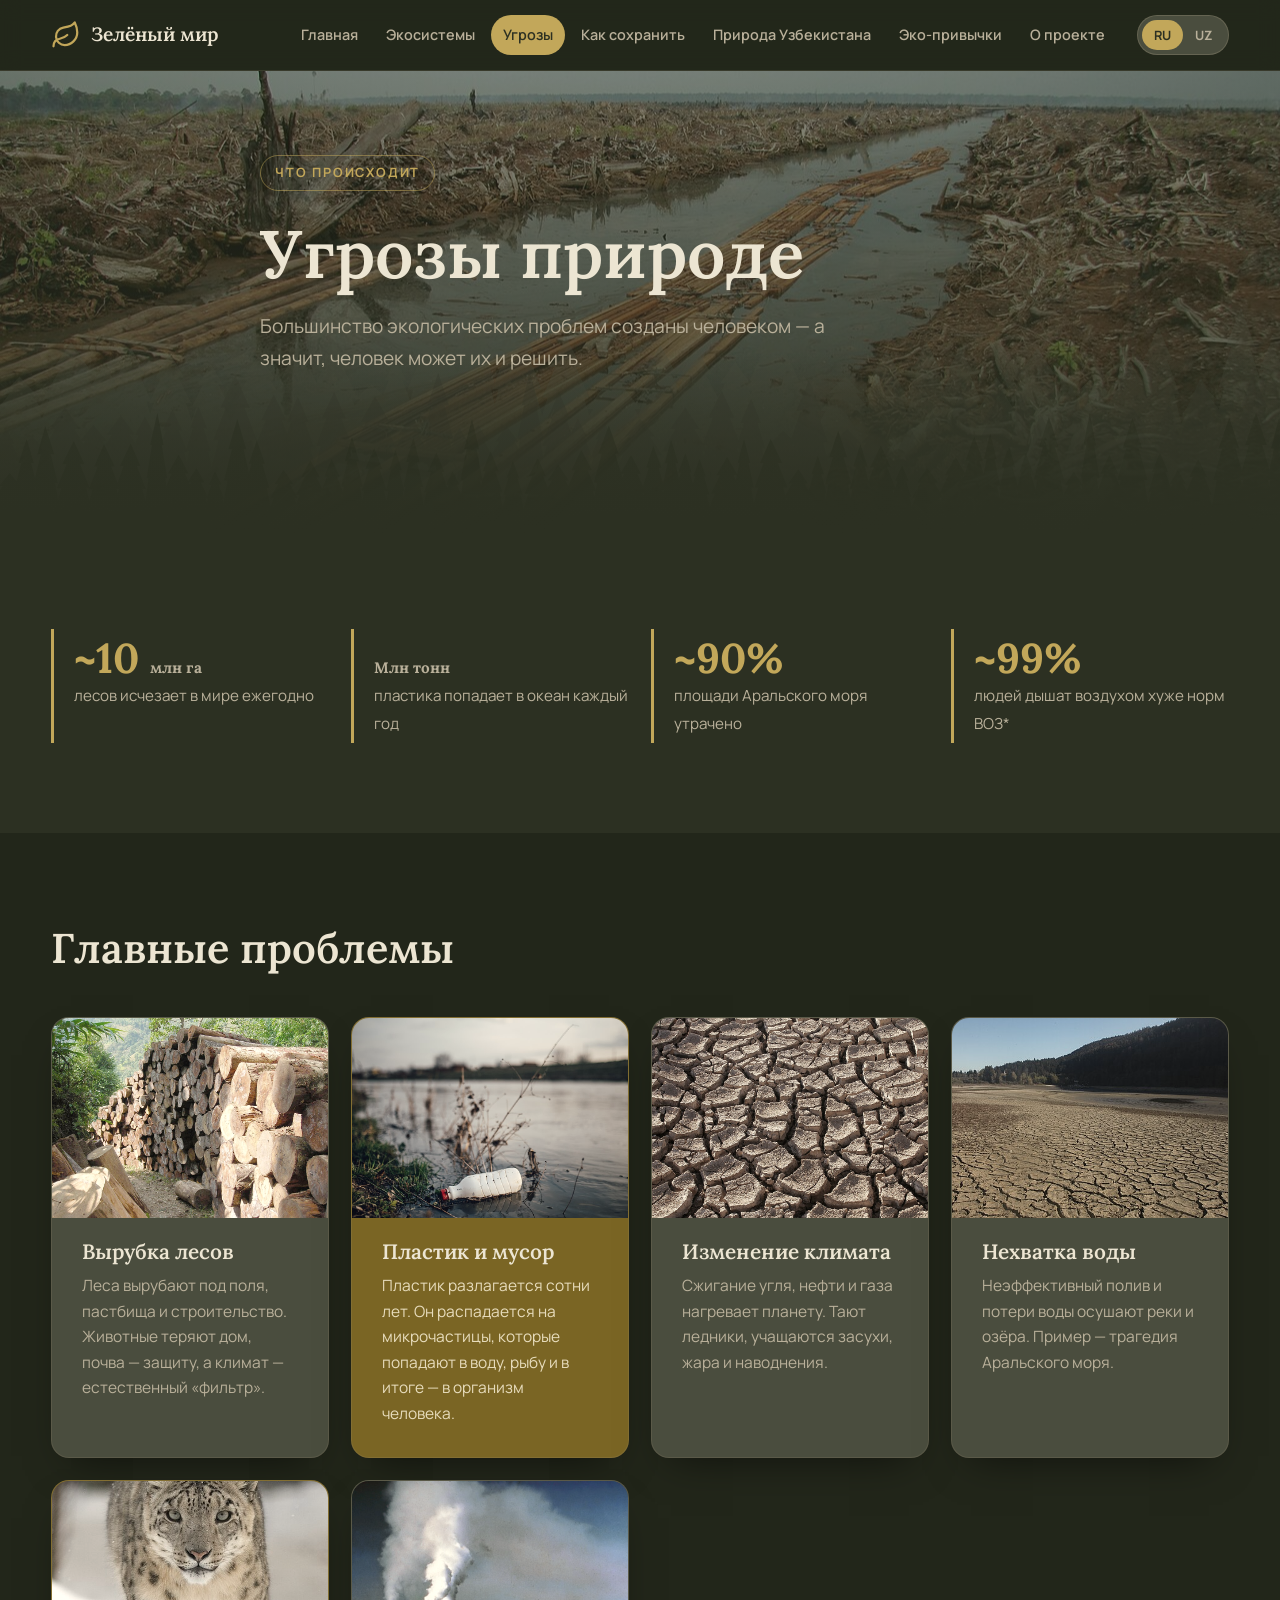
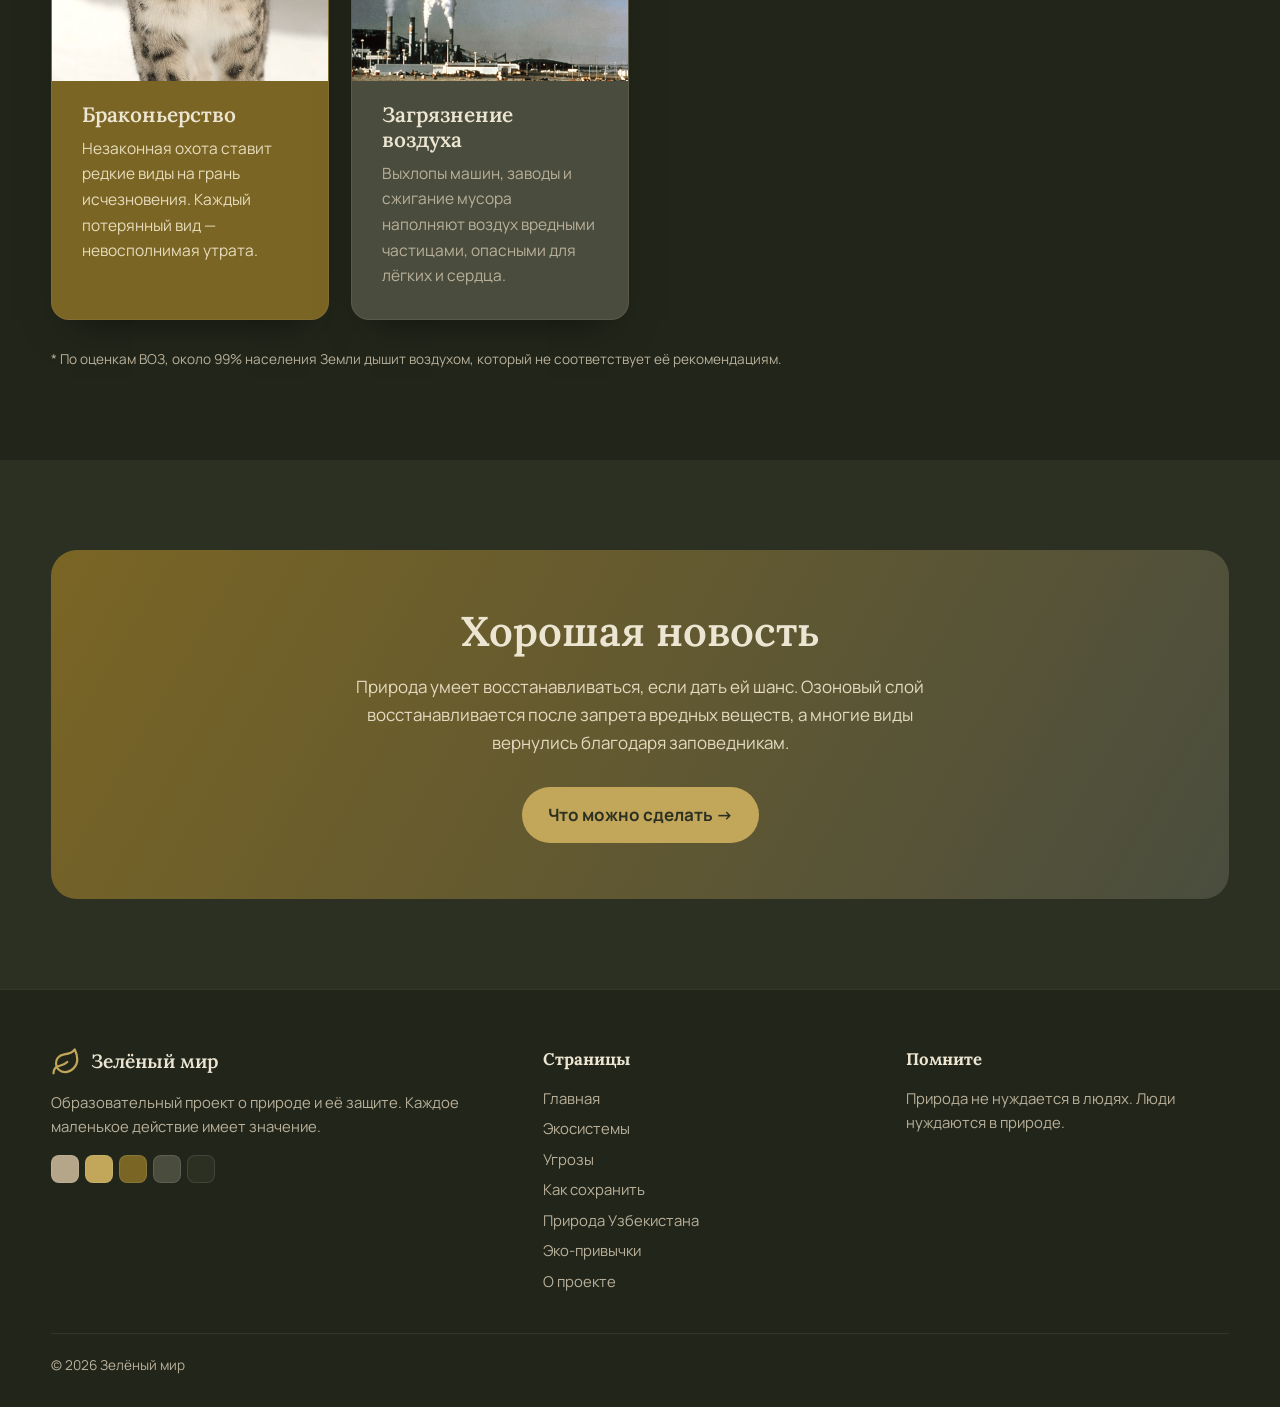
<file: threats.html>
<!DOCTYPE html>
<html lang="ru">
<head>
<meta charset="UTF-8">
<meta name="viewport" content="width=device-width, initial-scale=1.0">
<title>Угрозы — Зелёный мир</title>
<meta name="description" content="Сайт о природе и о том, как её сохранить. Tabiat va uni asrash haqida sayt.">
<meta name="theme-color" content="#2C3022">
<script>try{var l=localStorage.getItem("lang");if(l)document.documentElement.lang=l}catch(e){}</script>
<link rel="icon" href="data:image/svg+xml,%3Csvg xmlns='http://www.w3.org/2000/svg' viewBox='0 0 24 24' fill='none' stroke='%23C2A75A' stroke-width='2'%3E<path d='M11 20A7 7 0 0 1 9.8 6.1C15.5 5 17 4.48 19 2c1 2 2 4.18 2 8 0 5.5-4.78 10-10 10Z'/><path d='M2 21c0-3 1.85-5.36 5.08-6C9.5 14.52 12 13 13 12'/>%3C/svg%3E">
<link rel="preconnect" href="https://fonts.googleapis.com">
<link rel="preconnect" href="https://fonts.gstatic.com" crossorigin>
<link href="https://fonts.googleapis.com/css2?family=Lora:wght@500;600;700&family=Manrope:wght@400;600;700&display=swap" rel="stylesheet">
<link rel="stylesheet" href="css/style.css">
</head>
<body data-title-ru="Угрозы — Зелёный мир" data-title-uz="Tahdidlar — Yashil dunyo">
<header class="header">
  <div class="container">
    <a href="index.html" class="logo"><svg class="icon" viewBox="0 0 24 24" aria-hidden="true"><path d="M11 20A7 7 0 0 1 9.8 6.1C15.5 5 17 4.48 19 2c1 2 2 4.18 2 8 0 5.5-4.78 10-10 10Z"/><path d="M2 21c0-3 1.85-5.36 5.08-6C9.5 14.52 12 13 13 12"/></svg><span data-l="ru">Зелёный мир</span><span data-l="uz">Yashil dunyo</span></a>
    <nav class="nav"><a href="index.html"><span data-l="ru">Главная</span><span data-l="uz">Bosh sahifa</span></a><a href="ecosystems.html"><span data-l="ru">Экосистемы</span><span data-l="uz">Ekotizimlar</span></a><a href="threats.html" class="active"><span data-l="ru">Угрозы</span><span data-l="uz">Tahdidlar</span></a><a href="protect.html"><span data-l="ru">Как сохранить</span><span data-l="uz">Qanday asraymiz</span></a><a href="uzbekistan.html"><span data-l="ru">Природа Узбекистана</span><span data-l="uz">Oʻzbekiston tabiati</span></a><a href="habits.html"><span data-l="ru">Эко-привычки</span><span data-l="uz">Eko-odatlar</span></a><a href="about.html"><span data-l="ru">О проекте</span><span data-l="uz">Loyiha haqida</span></a></nav>
    <div class="lang-switch" role="group" aria-label="Language">
      <button data-set="ru">RU</button><button data-set="uz">UZ</button>
    </div>
    <button class="burger" aria-label="Menu"><svg class="icon" viewBox="0 0 24 24" aria-hidden="true"><path d="M4 6h16M4 12h16M4 18h16"/></svg></button>
  </div>
</header>
<main>
<section class="hero small photo" style="background-image:linear-gradient(180deg,rgba(34,38,26,.55) 0%,rgba(44,48,34,.72) 55%,#2C3022 100%),url(img/hero-threats.jpg)">
  <div class="container hero-content">
    <span class="eyebrow"><span data-l="ru">Что происходит</span><span data-l="uz">Nima boʻlmoqda</span></span>
    <h1 data-l="ru">Угрозы природе</h1><h1 data-l="uz">Tabiatga tahdidlar</h1>
    <p class="lead" data-l="ru">Большинство экологических проблем созданы человеком — а значит, человек может их и решить.</p><p class="lead" data-l="uz">Ekologik muammolarning aksariyati inson tomonidan yaratilgan — demak, inson ularni hal qila oladi ham.</p>
    
  </div>
  <svg class="forest" viewBox="0 0 1440 400" preserveAspectRatio="none" aria-hidden="true"><path fill="#4A4D3E" opacity="0.55" d="M0 400 L0 230 L-10 230 L2 200.95 L-5 200.95 L11 173.56 L4 173.56 L22 147 L40 173.56 L34 173.56 L49 200.95 L43 200.95 L54 230 L42 230 L56 182.05 L48 182.05 L67 136.83999999999997 L59 136.83999999999997 L80 93 L101 136.83999999999997 L94 136.83999999999997 L112 182.05 L104 182.05 L118 230 L91 230 L101 194.3 L95 194.3 L108 160.64 L103 160.64 L117 128 L132 160.64 L127 160.64 L139 194.3 L134 194.3 L144 230 L121 230 L131 185.55 L126 185.55 L138 143.64 L133 143.64 L148 103 L163 143.64 L157 143.64 L170 185.55 L165 185.55 L174 230 L163 230 L173 188.0 L168 188.0 L181 148.39999999999998 L175 148.39999999999998 L191 110 L207 148.39999999999998 L201 148.39999999999998 L215 188.0 L209 188.0 L219 230 L212 230 L221 193.95 L216 193.95 L228 159.95999999999998 L223 159.95999999999998 L237 127 L251 159.95999999999998 L246 159.95999999999998 L258 193.95 L253 193.95 L262 230 L255 230 L268 189.75 L261 189.75 L278 151.8 L271 151.8 L291 115 L311 151.8 L304 151.8 L321 189.75 L314 189.75 L326 230 L303 230 L315 177.5 L308 177.5 L324 127.99999999999999 L318 127.99999999999999 L336 80 L354 127.99999999999999 L347 127.99999999999999 L363 177.5 L356 177.5 L368 230 L342 230 L354 181.0 L348 181.0 L363 134.8 L357 134.8 L375 90 L394 134.8 L387 134.8 L403 181.0 L396 181.0 L408 230 L385 230 L397 205.15 L390 205.15 L406 181.72 L399 181.72 L418 159 L436 181.72 L429 181.72 L445 205.15 L439 205.15 L450 230 L424 230 L431 190.45 L427 190.45 L437 153.16 L433 153.16 L445 117 L457 153.16 L453 153.16 L463 190.45 L459 190.45 L467 230 L452 230 L465 167.35 L458 167.35 L476 108.27999999999999 L468 108.27999999999999 L490 51 L512 108.27999999999999 L504 108.27999999999999 L523 167.35 L515 167.35 L529 230 L505 230 L515 163.85000000000002 L510 163.85000000000002 L523 101.47999999999999 L518 101.47999999999999 L534 41 L550 101.47999999999999 L544 101.47999999999999 L558 163.85000000000002 L552 163.85000000000002 L563 230 L549 230 L561 166.65 L554 166.65 L570 106.91999999999999 L563 106.91999999999999 L581 49 L600 106.91999999999999 L593 106.91999999999999 L609 166.65 L602 166.65 L614 230 L605 230 L616 179.6 L610 179.6 L625 132.07999999999998 L619 132.07999999999998 L637 86 L654 132.07999999999998 L648 132.07999999999998 L663 179.6 L657 179.6 L668 230 L654 230 L667 197.45 L660 197.45 L677 166.76 L670 166.76 L690 137 L711 166.76 L703 166.76 L721 197.45 L714 197.45 L727 230 L713 230 L724 183.8 L718 183.8 L732 140.24 L726 140.24 L743 98 L760 140.24 L754 140.24 L769 183.8 L763 183.8 L774 230 L750 230 L762 185.55 L756 185.55 L771 143.64 L765 143.64 L783 103 L801 143.64 L794 143.64 L810 185.55 L803 185.55 L815 230 L797 230 L808 192.9 L802 192.9 L816 157.92000000000002 L810 157.92000000000002 L827 124 L844 157.92000000000002 L838 157.92000000000002 L852 192.9 L846 192.9 L857 230 L832 230 L846 169.1 L838 169.1 L857 111.67999999999999 L849 111.67999999999999 L871 56 L893 111.67999999999999 L885 111.67999999999999 L904 169.1 L896 169.1 L910 230 L882 230 L890 200.25 L886 200.25 L896 172.2 L892 172.2 L904 145 L916 172.2 L912 172.2 L922 200.25 L918 200.25 L925 230 L917 230 L929 200.6 L923 200.6 L939 172.88 L932 172.88 L951 146 L969 172.88 L963 172.88 L979 200.6 L972 200.6 L984 230 L968 230 L978 186.6 L972 186.6 L987 145.68 L981 145.68 L997 106 L1014 145.68 L1008 145.68 L1022 186.6 L1016 186.6 L1027 230 L1014 230 L1025 181.7 L1019 181.7 L1032 136.16 L1027 136.16 L1042 92 L1058 136.16 L1053 136.16 L1066 181.7 L1060 181.7 L1070 230 L1051 230 L1062 185.2 L1056 185.2 L1070 142.95999999999998 L1064 142.95999999999998 L1080 102 L1096 142.95999999999998 L1091 142.95999999999998 L1104 185.2 L1099 185.2 L1109 230 L1095 230 L1104 201.3 L1099 201.3 L1111 174.24 L1106 174.24 L1121 148 L1135 174.24 L1130 174.24 L1142 201.3 L1137 201.3 L1146 230 L1130 230 L1143 185.55 L1136 185.55 L1154 143.64 L1146 143.64 L1167 103 L1187 143.64 L1180 143.64 L1198 185.55 L1190 185.55 L1203 230 L1195 230 L1206 202.7 L1200 202.7 L1215 176.95999999999998 L1208 176.95999999999998 L1226 152 L1243 176.95999999999998 L1237 176.95999999999998 L1252 202.7 L1246 202.7 L1257 230 L1240 230 L1251 193.6 L1245 193.6 L1260 159.28 L1253 159.28 L1271 126 L1288 159.28 L1282 159.28 L1297 193.6 L1291 193.6 L1302 230 L1274 230 L1285 174.0 L1279 174.0 L1293 121.19999999999999 L1287 121.19999999999999 L1303 70 L1319 121.19999999999999 L1313 121.19999999999999 L1327 174.0 L1321 174.0 L1331 230 L1325 230 L1335 204.8 L1330 204.8 L1343 181.04 L1337 181.04 L1352 158 L1368 181.04 L1362 181.04 L1375 204.8 L1370 204.8 L1380 230 L1366 230 L1377 163.5 L1371 163.5 L1385 100.79999999999998 L1379 100.79999999999998 L1396 40 L1412 100.79999999999998 L1406 100.79999999999998 L1420 163.5 L1414 163.5 L1425 230 L1406 230 L1415 182.05 L1410 182.05 L1421 136.83999999999997 L1417 136.83999999999997 L1430 93 L1444 136.83999999999997 L1439 136.83999999999997 L1451 182.05 L1446 182.05 L1455 230 L1443 230 L1456 184.5 L1449 184.5 L1466 141.6 L1459 141.6 L1479 100 L1499 141.6 L1491 141.6 L1508 184.5 L1501 184.5 L1514 230 L1440 400 Z"/><path fill="#3a3d30" opacity="0.8" d="M0 400 L0 300 L-10 300 L-4 274.8 L-7 274.8 L1 251.04 L-3 251.04 L7 228 L16 251.04 L13 251.04 L21 274.8 L17 274.8 L23 300 L12 300 L21 279.0 L16 279.0 L27 259.2 L23 259.2 L36 240 L50 259.2 L45 259.2 L56 279.0 L52 279.0 L60 300 L43 300 L54 263.25 L48 263.25 L62 228.6 L56 228.6 L73 195 L90 228.6 L84 228.6 L98 263.25 L92 263.25 L103 300 L78 300 L88 272.7 L83 272.7 L96 246.95999999999998 L90 246.95999999999998 L105 222 L120 246.95999999999998 L115 246.95999999999998 L128 272.7 L122 272.7 L132 300 L108 300 L118 267.8 L112 267.8 L126 237.44 L120 237.44 L136 208 L152 237.44 L146 237.44 L160 267.8 L154 267.8 L164 300 L144 300 L151 268.15 L147 268.15 L156 238.12 L152 238.12 L163 209 L174 238.12 L170 238.12 L179 268.15 L175 268.15 L182 300 L174 300 L181 264.3 L177 264.3 L187 230.64 L183 230.64 L194 198 L205 230.64 L201 230.64 L211 264.3 L207 264.3 L214 300 L207 300 L213 262.55 L209 262.55 L217 227.24 L214 227.24 L223 193 L233 227.24 L229 227.24 L237 262.55 L234 262.55 L240 300 L236 300 L246 246.1 L240 246.1 L254 195.27999999999997 L248 195.27999999999997 L265 146 L281 195.27999999999997 L275 195.27999999999997 L289 246.1 L283 246.1 L294 300 L283 300 L292 256.25 L287 256.25 L299 215.0 L294 215.0 L308 175 L322 215.0 L317 215.0 L329 256.25 L324 256.25 L333 300 L314 300 L322 257.3 L317 257.3 L328 217.04 L323 217.04 L335 178 L347 217.04 L343 217.04 L353 257.3 L349 257.3 L357 300 L352 300 L361 254.85 L356 254.85 L367 212.27999999999997 L362 212.27999999999997 L376 171 L389 212.27999999999997 L384 212.27999999999997 L396 254.85 L391 254.85 L399 300 L393 300 L404 257.3 L398 257.3 L412 217.04 L406 217.04 L422 178 L438 217.04 L432 217.04 L446 257.3 L440 257.3 L451 300 L437 300 L446 268.15 L441 268.15 L453 238.12 L448 238.12 L462 209 L476 238.12 L471 238.12 L483 268.15 L478 268.15 L487 300 L472 300 L480 244.35 L475 244.35 L485 191.88 L481 191.88 L493 141 L505 191.88 L500 191.88 L510 244.35 L506 244.35 L514 300 L499 300 L505 274.45 L502 274.45 L510 250.36 L507 250.36 L517 227 L527 250.36 L523 250.36 L532 274.45 L528 274.45 L535 300 L519 300 L526 272.7 L522 272.7 L531 246.95999999999998 L528 246.95999999999998 L538 222 L549 246.95999999999998 L545 246.95999999999998 L554 272.7 L550 272.7 L557 300 L547 300 L555 273.4 L550 273.4 L562 248.32 L557 248.32 L570 224 L583 248.32 L579 248.32 L590 273.4 L585 273.4 L594 300 L579 300 L585 244.0 L582 244.0 L590 191.2 L587 191.2 L596 140 L606 191.2 L603 191.2 L611 244.0 L608 244.0 L614 300 L607 300 L615 254.85 L610 254.85 L621 212.27999999999997 L616 212.27999999999997 L629 171 L641 212.27999999999997 L637 212.27999999999997 L647 254.85 L643 254.85 L651 300 L633 300 L639 269.2 L636 269.2 L644 240.16 L641 240.16 L650 212 L660 240.16 L657 240.16 L665 269.2 L661 269.2 L668 300 L662 300 L668 271.3 L665 271.3 L673 244.24 L670 244.24 L680 218 L690 244.24 L686 244.24 L695 271.3 L692 271.3 L698 300 L690 300 L701 269.2 L695 269.2 L709 240.16 L703 240.16 L720 212 L737 240.16 L731 240.16 L745 269.2 L739 269.2 L750 300 L741 300 L751 263.25 L745 263.25 L760 228.6 L754 228.6 L771 195 L787 228.6 L781 228.6 L796 263.25 L790 263.25 L800 300 L786 300 L795 254.15 L790 254.15 L802 210.92 L797 210.92 L812 169 L826 210.92 L821 210.92 L833 254.15 L828 254.15 L838 300 L825 300 L832 258.35 L828 258.35 L837 219.07999999999998 L833 219.07999999999998 L845 181 L856 219.07999999999998 L852 219.07999999999998 L861 258.35 L857 258.35 L864 300 L853 300 L863 275.85 L858 275.85 L871 253.07999999999998 L865 253.07999999999998 L881 231 L897 253.07999999999998 L891 253.07999999999998 L905 275.85 L899 275.85 L909 300 L885 300 L894 248.55 L889 248.55 L901 200.04 L896 200.04 L910 153 L924 200.04 L919 200.04 L931 248.55 L926 248.55 L935 300 L924 300 L934 274.8 L928 274.8 L942 251.04 L937 251.04 L953 228 L969 251.04 L963 251.04 L977 274.8 L971 274.8 L981 300 L957 300 L967 274.1 L961 274.1 L975 249.68 L969 249.68 L985 226 L1001 249.68 L995 249.68 L1009 274.1 L1003 274.1 L1013 300 L1004 300 L1010 271.65 L1007 271.65 L1015 244.92 L1012 244.92 L1021 219 L1031 244.92 L1027 244.92 L1036 271.65 L1032 271.65 L1038 300 L1032 300 L1038 265.35 L1035 265.35 L1043 232.68 L1040 232.68 L1049 201 L1059 232.68 L1055 232.68 L1063 265.35 L1060 265.35 L1066 300 L1062 300 L1069 252.75 L1065 252.75 L1074 208.2 L1070 208.2 L1081 165 L1091 208.2 L1087 208.2 L1096 252.75 L1092 252.75 L1099 300 L1094 300 L1103 258.35 L1098 258.35 L1111 219.07999999999998 L1105 219.07999999999998 L1121 181 L1136 219.07999999999998 L1130 219.07999999999998 L1143 258.35 L1138 258.35 L1147 300 L1133 300 L1138 255.55 L1135 255.55 L1143 213.64 L1140 213.64 L1149 173 L1158 213.64 L1155 213.64 L1163 255.55 L1159 255.55 L1165 300 L1151 300 L1159 267.1 L1155 267.1 L1164 236.07999999999998 L1160 236.07999999999998 L1171 206 L1182 236.07999999999998 L1178 236.07999999999998 L1187 267.1 L1183 267.1 L1191 300 L1182 300 L1191 250.3 L1186 250.3 L1197 203.44 L1192 203.44 L1205 158 L1218 203.44 L1214 203.44 L1225 250.3 L1220 250.3 L1228 300 L1217 300 L1226 268.5 L1221 268.5 L1233 238.8 L1228 238.8 L1243 210 L1257 238.8 L1252 238.8 L1265 268.5 L1259 268.5 L1269 300 L1245 300 L1256 263.25 L1250 263.25 L1264 228.6 L1258 228.6 L1274 195 L1290 228.6 L1284 228.6 L1298 263.25 L1292 263.25 L1302 300 L1294 300 L1302 261.5 L1297 261.5 L1308 225.2 L1303 225.2 L1315 190 L1327 225.2 L1323 225.2 L1333 261.5 L1329 261.5 L1337 300 L1322 300 L1332 246.8 L1326 246.8 L1340 196.64 L1335 196.64 L1351 148 L1367 196.64 L1361 196.64 L1375 246.8 L1369 246.8 L1380 300 L1354 300 L1361 273.05 L1357 273.05 L1367 247.64 L1363 247.64 L1374 223 L1385 247.64 L1381 247.64 L1391 273.05 L1387 273.05 L1394 300 L1384 300 L1394 244.7 L1388 244.7 L1401 192.56 L1396 192.56 L1410 142 L1425 192.56 L1419 192.56 L1432 244.7 L1427 244.7 L1436 300 L1430 300 L1439 255.55 L1434 255.55 L1446 213.64 L1441 213.64 L1454 173 L1468 213.64 L1463 213.64 L1475 255.55 L1470 255.55 L1478 300 L1440 400 Z"/><path fill="#2C3022" opacity="1" d="M0 400 L0 360 L-10 360 L-2 337.95 L-7 337.95 L3 317.15999999999997 L-1 317.15999999999997 L11 297 L23 317.15999999999997 L19 317.15999999999997 L29 337.95 L25 337.95 L32 360 L14 360 L20 319.4 L17 319.4 L24 281.12 L21 281.12 L30 244 L38 281.12 L35 281.12 L42 319.4 L39 319.4 L45 360 L35 360 L41 312.4 L38 312.4 L46 267.52 L42 267.52 L51 224 L61 267.52 L57 267.52 L65 312.4 L62 312.4 L68 360 L61 360 L69 320.45 L64 320.45 L75 283.15999999999997 L70 283.15999999999997 L83 247 L95 283.15999999999997 L90 283.15999999999997 L101 320.45 L97 320.45 L104 360 L97 360 L104 322.2 L100 322.2 L110 286.56 L106 286.56 L117 252 L129 286.56 L125 286.56 L135 322.2 L131 322.2 L138 360 L126 360 L134 321.85 L130 321.85 L139 285.88 L135 285.88 L147 251 L158 285.88 L154 285.88 L164 321.85 L160 321.85 L167 360 L162 360 L167 305.05 L165 305.05 L171 253.24 L169 253.24 L177 203 L184 253.24 L182 253.24 L188 305.05 L186 305.05 L191 360 L180 360 L188 327.8 L184 327.8 L193 297.44 L189 297.44 L201 268 L212 297.44 L208 297.44 L218 327.8 L214 327.8 L221 360 L204 360 L210 335.15 L207 335.15 L215 311.72 L211 311.72 L221 289 L230 311.72 L226 311.72 L234 335.15 L231 335.15 L237 360 L230 360 L234 336.9 L232 336.9 L238 315.12 L235 315.12 L242 294 L249 315.12 L246 315.12 L252 336.9 L250 336.9 L254 360 L249 360 L256 308.55 L252 308.55 L261 260.03999999999996 L257 260.03999999999996 L267 213 L277 260.03999999999996 L274 260.03999999999996 L282 308.55 L279 308.55 L285 360 L272 360 L278 320.1 L275 320.1 L283 282.48 L280 282.48 L289 246 L298 282.48 L295 282.48 L303 320.1 L300 320.1 L306 360 L301 360 L308 336.2 L304 336.2 L313 313.76 L309 313.76 L319 292 L330 313.76 L326 313.76 L335 336.2 L331 336.2 L338 360 L330 360 L337 330.95 L333 330.95 L343 303.56 L339 303.56 L349 277 L360 303.56 L356 303.56 L366 330.95 L362 330.95 L369 360 L358 360 L363 330.25 L360 330.25 L368 302.2 L365 302.2 L373 275 L382 302.2 L379 302.2 L387 330.25 L384 330.25 L389 360 L382 360 L387 318.0 L384 318.0 L391 278.4 L388 278.4 L396 240 L404 278.4 L401 278.4 L408 318.0 L405 318.0 L410 360 L404 360 L410 324.3 L407 324.3 L415 290.64 L411 290.64 L421 258 L430 290.64 L427 290.64 L435 324.3 L432 324.3 L438 360 L432 360 L437 325.35 L434 325.35 L440 292.68 L438 292.68 L445 261 L452 292.68 L449 292.68 L455 325.35 L453 325.35 L457 360 L451 360 L456 318.7 L454 318.7 L460 279.76 L457 279.76 L465 242 L472 279.76 L469 279.76 L476 318.7 L473 318.7 L478 360 L474 360 L480 326.75 L477 326.75 L485 295.4 L481 295.4 L491 265 L500 295.4 L497 295.4 L505 326.75 L501 326.75 L507 360 L496 360 L501 336.9 L498 336.9 L505 315.12 L502 315.12 L509 294 L517 315.12 L514 315.12 L521 336.9 L518 336.9 L523 360 L516 360 L521 308.55 L518 308.55 L525 260.03999999999996 L522 260.03999999999996 L531 213 L539 260.03999999999996 L536 260.03999999999996 L543 308.55 L540 308.55 L546 360 L536 360 L542 326.05 L539 326.05 L546 294.03999999999996 L543 294.03999999999996 L552 263 L561 294.03999999999996 L557 294.03999999999996 L565 326.05 L562 326.05 L567 360 L564 360 L569 331.3 L566 331.3 L572 304.24 L570 304.24 L577 278 L584 304.24 L582 304.24 L588 331.3 L586 331.3 L590 360 L588 360 L594 329.9 L590 329.9 L599 301.52 L595 301.52 L605 274 L614 301.52 L611 301.52 L619 329.9 L616 329.9 L622 360 L607 360 L615 333.4 L611 333.4 L621 308.32 L616 308.32 L628 284 L640 308.32 L636 308.32 L646 333.4 L641 333.4 L649 360 L633 360 L641 325.35 L637 325.35 L647 292.68 L643 292.68 L654 261 L666 292.68 L661 292.68 L671 325.35 L667 325.35 L675 360 L665 360 L672 312.05 L668 312.05 L677 266.84 L673 266.84 L685 223 L696 266.84 L692 266.84 L702 312.05 L698 312.05 L705 360 L689 360 L697 328.15 L693 328.15 L702 298.12 L698 298.12 L710 269 L721 298.12 L717 298.12 L727 328.15 L723 328.15 L731 360 L720 360 L725 323.25 L722 323.25 L730 288.6 L727 288.6 L735 255 L744 288.6 L741 288.6 L748 323.25 L745 323.25 L751 360 L742 360 L747 319.75 L745 319.75 L751 281.8 L748 281.8 L755 245 L763 281.8 L760 281.8 L766 319.75 L764 319.75 L768 360 L757 360 L762 327.1 L759 327.1 L766 296.08 L763 296.08 L771 266 L778 296.08 L776 296.08 L782 327.1 L780 327.1 L784 360 L774 360 L779 330.25 L776 330.25 L782 302.2 L780 302.2 L787 275 L794 302.2 L792 302.2 L798 330.25 L795 330.25 L800 360 L796 360 L804 329.2 L800 329.2 L810 300.15999999999997 L806 300.15999999999997 L818 272 L830 300.15999999999997 L825 300.15999999999997 L836 329.2 L831 329.2 L839 360 L824 360 L829 319.4 L826 319.4 L832 281.12 L830 281.12 L837 244 L844 281.12 L842 281.12 L848 319.4 L845 319.4 L850 360 L845 360 L853 319.4 L849 319.4 L859 281.12 L855 281.12 L867 244 L880 281.12 L875 281.12 L886 319.4 L881 319.4 L889 360 L879 360 L886 335.85 L882 335.85 L891 313.08 L887 313.08 L898 291 L909 313.08 L905 313.08 L914 335.85 L910 335.85 L917 360 L907 360 L912 328.5 L909 328.5 L915 298.8 L913 298.8 L920 270 L927 298.8 L924 298.8 L930 328.5 L928 328.5 L932 360 L926 360 L932 314.85 L928 314.85 L937 272.28 L933 272.28 L943 231 L953 272.28 L949 272.28 L958 314.85 L954 314.85 L960 360 L954 360 L959 322.2 L956 322.2 L963 286.56 L960 286.56 L968 252 L976 286.56 L973 286.56 L979 322.2 L977 322.2 L982 360 L970 360 L977 322.9 L973 322.9 L983 287.92 L979 287.92 L991 254 L1002 287.92 L998 287.92 L1008 322.9 L1004 322.9 L1011 360 L1002 360 L1006 333.75 L1004 333.75 L1010 309.0 L1007 309.0 L1015 285 L1022 309.0 L1019 309.0 L1025 333.75 L1023 333.75 L1027 360 L1022 360 L1030 335.15 L1026 335.15 L1036 311.72 L1032 311.72 L1043 289 L1055 311.72 L1051 311.72 L1061 335.15 L1057 335.15 L1064 360 L1054 360 L1061 329.2 L1057 329.2 L1067 300.15999999999997 L1063 300.15999999999997 L1075 272 L1087 300.15999999999997 L1083 300.15999999999997 L1093 329.2 L1088 329.2 L1096 360 L1079 360 L1085 318.0 L1081 318.0 L1090 278.4 L1086 278.4 L1096 240 L1106 278.4 L1102 278.4 L1111 318.0 L1107 318.0 L1114 360 L1102 360 L1106 316.25 L1104 316.25 L1110 275.0 L1107 275.0 L1114 235 L1121 275.0 L1119 275.0 L1125 316.25 L1122 316.25 L1127 360 L1121 360 L1126 322.9 L1124 322.9 L1130 287.92 L1127 287.92 L1135 254 L1142 287.92 L1139 287.92 L1146 322.9 L1143 322.9 L1148 360 L1141 360 L1145 327.1 L1143 327.1 L1149 296.08 L1147 296.08 L1154 266 L1162 296.08 L1159 296.08 L1166 327.1 L1163 327.1 L1168 360 L1160 360 L1167 307.15 L1163 307.15 L1173 257.32 L1169 257.32 L1180 209 L1191 257.32 L1187 257.32 L1197 307.15 L1193 307.15 L1200 360 L1191 360 L1197 337.25 L1194 337.25 L1202 315.8 L1198 315.8 L1208 295 L1218 315.8 L1214 315.8 L1223 337.25 L1219 337.25 L1225 360 L1214 360 L1218 305.4 L1216 305.4 L1222 253.92 L1219 253.92 L1226 204 L1233 253.92 L1231 253.92 L1237 305.4 L1234 305.4 L1239 360 L1231 360 L1237 328.15 L1234 328.15 L1242 298.12 L1238 298.12 L1248 269 L1258 298.12 L1254 298.12 L1263 328.15 L1259 328.15 L1266 360 L1254 360 L1261 307.85 L1257 307.85 L1267 258.68 L1263 258.68 L1274 211 L1285 258.68 L1281 258.68 L1291 307.85 L1287 307.85 L1294 360 L1289 360 L1295 326.75 L1292 326.75 L1299 295.4 L1296 295.4 L1305 265 L1314 295.4 L1311 295.4 L1319 326.75 L1316 326.75 L1322 360 L1309 360 L1315 336.2 L1312 336.2 L1319 313.76 L1316 313.76 L1325 292 L1334 313.76 L1331 313.76 L1339 336.2 L1336 336.2 L1341 360 L1331 360 L1337 330.6 L1333 330.6 L1342 302.88 L1338 302.88 L1348 276 L1358 302.88 L1355 302.88 L1363 330.6 L1360 330.6 L1366 360 L1362 360 L1369 307.85 L1365 307.85 L1375 258.68 L1371 258.68 L1383 211 L1394 258.68 L1390 258.68 L1400 307.85 L1396 307.85 L1404 360 L1391 360 L1399 305.05 L1395 305.05 L1405 253.24 L1401 253.24 L1413 203 L1425 253.24 L1420 253.24 L1431 305.05 L1426 305.05 L1434 360 L1423 360 L1429 307.85 L1426 307.85 L1433 258.68 L1430 258.68 L1439 211 L1448 258.68 L1445 258.68 L1453 307.85 L1450 307.85 L1455 360 L1449 360 L1454 326.05 L1451 326.05 L1458 294.03999999999996 L1455 294.03999999999996 L1463 263 L1471 294.03999999999996 L1468 294.03999999999996 L1475 326.05 L1472 326.05 L1477 360 L1440 400 Z"/></svg>
  <div class="fog"></div>
</section>
<section class="block">
  <div class="container">
    <div class="stats reveal">
      <div class="stat"><b>~10 <span data-l="ru">млн га</span><span data-l="uz">mln ga</span></b><span data-l="ru">лесов исчезает в мире ежегодно</span><span data-l="uz">oʻrmon dunyoda har yili yoʻqoladi</span></div>
      <div class="stat"><b><span data-l="ru">Млн тонн</span><span data-l="uz">Mln tonna</span></b><span data-l="ru">пластика попадает в океан каждый год</span><span data-l="uz">plastik har yili okeanga tushadi</span></div>
      <div class="stat"><b>~90%</b><span data-l="ru">площади Аральского моря утрачено</span><span data-l="uz">Orol dengizi maydoni yoʻqolgan</span></div>
      <div class="stat"><b>~99%</b><span data-l="ru">людей дышат воздухом хуже норм ВОЗ*</span><span data-l="uz">odamlar JSST meʼyoridan yomon havodan nafas oladi*</span></div>
    </div>
  </div>
</section>
<section class="block alt">
  <div class="container">
    <div class="section-head reveal"><h2 data-l="ru">Главные проблемы</h2><h2 data-l="uz">Asosiy muammolar</h2></div>
    <div class="grid">
      <div class="card reveal  has-img"><img class="card-img" src="img/thr-deforest.jpg" alt="Вырубка лесов" loading="lazy"><h3 data-l="ru">Вырубка лесов</h3><h3 data-l="uz">Oʻrmonlarni kesish</h3><p data-l="ru">Леса вырубают под поля, пастбища и строительство. Животные теряют дом, почва — защиту, а климат — естественный «фильтр».</p><p data-l="uz">Oʻrmonlar dala, yaylov va qurilish uchun kesiladi. Hayvonlar uysiz qoladi, tuproq himoyasini, iqlim esa tabiiy «filtr»ni yoʻqotadi.</p></div>
      <div class="card reveal gold has-img"><img class="card-img" src="img/thr-plastic.jpg" alt="Пластик и мусор" loading="lazy"><h3 data-l="ru">Пластик и мусор</h3><h3 data-l="uz">Plastik va chiqindi</h3><p data-l="ru">Пластик разлагается сотни лет. Он распадается на микрочастицы, которые попадают в воду, рыбу и в итоге — в организм человека.</p><p data-l="uz">Plastik yuzlab yillar davomida parchalanadi. U mikrozarralarga boʻlinib, suvga, baliqqa va oxir-oqibat inson organizmiga tushadi.</p></div>
      <div class="card reveal  has-img"><img class="card-img" src="img/thr-climate.jpg" alt="Изменение климата" loading="lazy"><h3 data-l="ru">Изменение климата</h3><h3 data-l="uz">Iqlim oʻzgarishi</h3><p data-l="ru">Сжигание угля, нефти и газа нагревает планету. Тают ледники, учащаются засухи, жара и наводнения.</p><p data-l="uz">Koʻmir, neft va gaz yoqish sayyorani isitadi. Muzliklar eriydi, qurgʻoqchilik, jazirama va toshqinlar koʻpayadi.</p></div>
      <div class="card reveal  has-img"><img class="card-img" src="img/thr-water.jpg" alt="Нехватка воды" loading="lazy"><h3 data-l="ru">Нехватка воды</h3><h3 data-l="uz">Suv tanqisligi</h3><p data-l="ru">Неэффективный полив и потери воды осушают реки и озёра. Пример — трагедия Аральского моря.</p><p data-l="uz">Samarasiz sugʻorish va suv isrofi daryo va koʻllarni quritadi. Misol — Orol dengizi fojiasi.</p></div>
      <div class="card reveal gold has-img"><img class="card-img" src="img/thr-poaching.jpg" alt="Браконьерство" loading="lazy"><h3 data-l="ru">Браконьерство</h3><h3 data-l="uz">Brakonerlik</h3><p data-l="ru">Незаконная охота ставит редкие виды на грань исчезновения. Каждый потерянный вид — невосполнимая утрата.</p><p data-l="uz">Noqonuniy ov noyob turlarni yoʻqolib ketish yoqasiga olib keladi. Har bir yoʻqolgan tur — qaytarib boʻlmas yoʻqotish.</p></div>
      <div class="card reveal  has-img"><img class="card-img" src="img/thr-air.jpg" alt="Загрязнение воздуха" loading="lazy"><h3 data-l="ru">Загрязнение воздуха</h3><h3 data-l="uz">Havo ifloslanishi</h3><p data-l="ru">Выхлопы машин, заводы и сжигание мусора наполняют воздух вредными частицами, опасными для лёгких и сердца.</p><p data-l="uz">Mashina chiqindisi, zavodlar va chiqindi yoqish havoni oʻpka va yurak uchun xavfli zarrachalar bilan toʻldiradi.</p></div>
    </div>
    <p style="margin-top:28px;color:var(--text-muted);font-size:.85rem" data-l="ru">* По оценкам ВОЗ, около 99% населения Земли дышит воздухом, который не соответствует её рекомендациям.</p><p style="margin-top:28px;color:var(--text-muted);font-size:.85rem" data-l="uz">* JSST hisob-kitoblariga koʻra, Yer aholisining qariyb 99% i uning tavsiyalariga mos kelmaydigan havodan nafas oladi.</p>
  </div>
</section>
<section class="block">
  <div class="container">
    <div class="banner reveal">
      <h2 data-l="ru">Хорошая новость</h2><h2 data-l="uz">Yaxshi xabar</h2>
      <p data-l="ru">Природа умеет восстанавливаться, если дать ей шанс. Озоновый слой восстанавливается после запрета вредных веществ, а многие виды вернулись благодаря заповедникам.</p><p data-l="uz">Agar imkon berilsa, tabiat tiklana oladi. Zararli moddalar taqiqlanganidan keyin ozon qatlami tiklanmoqda, koʻplab turlar esa qoʻriqxonalar tufayli qaytdi.</p>
      <div class="btns" style="justify-content:center"><a href="protect.html" class="btn btn-primary"><span data-l="ru">Что можно сделать →</span><span data-l="uz">Nima qilish mumkin →</span></a></div>
    </div>
  </div>
</section>
</main>
<footer class="footer">
  <div class="container">
    <div class="cols">
      <div>
        <a href="index.html" class="logo"><svg class="icon" viewBox="0 0 24 24" aria-hidden="true"><path d="M11 20A7 7 0 0 1 9.8 6.1C15.5 5 17 4.48 19 2c1 2 2 4.18 2 8 0 5.5-4.78 10-10 10Z"/><path d="M2 21c0-3 1.85-5.36 5.08-6C9.5 14.52 12 13 13 12"/></svg><span data-l="ru">Зелёный мир</span><span data-l="uz">Yashil dunyo</span></a>
        <p style="margin-top:12px" data-l="ru">Образовательный проект о природе и её защите. Каждое маленькое действие имеет значение.</p><p style="margin-top:12px" data-l="uz">Tabiat va uni muhofaza qilish haqidagi taʼlimiy loyiha. Har bir kichik harakat muhim.</p>
        <div class="palette"><i style="background:#B5A68A"></i><i style="background:#C2A75A"></i><i style="background:#7A6524"></i><i style="background:#4A4D3E"></i><i style="background:#2C3022"></i></div>
      </div>
      <div><h4><span data-l="ru">Страницы</span><span data-l="uz">Sahifalar</span></h4><ul><li><a href="index.html"><span data-l="ru">Главная</span><span data-l="uz">Bosh sahifa</span></a></li><li><a href="ecosystems.html"><span data-l="ru">Экосистемы</span><span data-l="uz">Ekotizimlar</span></a></li><li><a href="threats.html"><span data-l="ru">Угрозы</span><span data-l="uz">Tahdidlar</span></a></li><li><a href="protect.html"><span data-l="ru">Как сохранить</span><span data-l="uz">Qanday asraymiz</span></a></li><li><a href="uzbekistan.html"><span data-l="ru">Природа Узбекистана</span><span data-l="uz">Oʻzbekiston tabiati</span></a></li><li><a href="habits.html"><span data-l="ru">Эко-привычки</span><span data-l="uz">Eko-odatlar</span></a></li><li><a href="about.html"><span data-l="ru">О проекте</span><span data-l="uz">Loyiha haqida</span></a></li></ul></div>
      <div>
        <h4><span data-l="ru">Помните</span><span data-l="uz">Esda tuting</span></h4>
        <p data-l="ru">Природа не нуждается в людях. Люди нуждаются в природе.</p><p data-l="uz">Tabiatga inson kerak emas. Insonga tabiat kerak.</p>
      </div>
    </div>
    <div class="copy">© 2026 <span data-l="ru">Зелёный мир</span><span data-l="uz">Yashil dunyo</span></div>
  </div>
</footer>

<script src="js/main.js"></script>
</body>
</html>
</file>
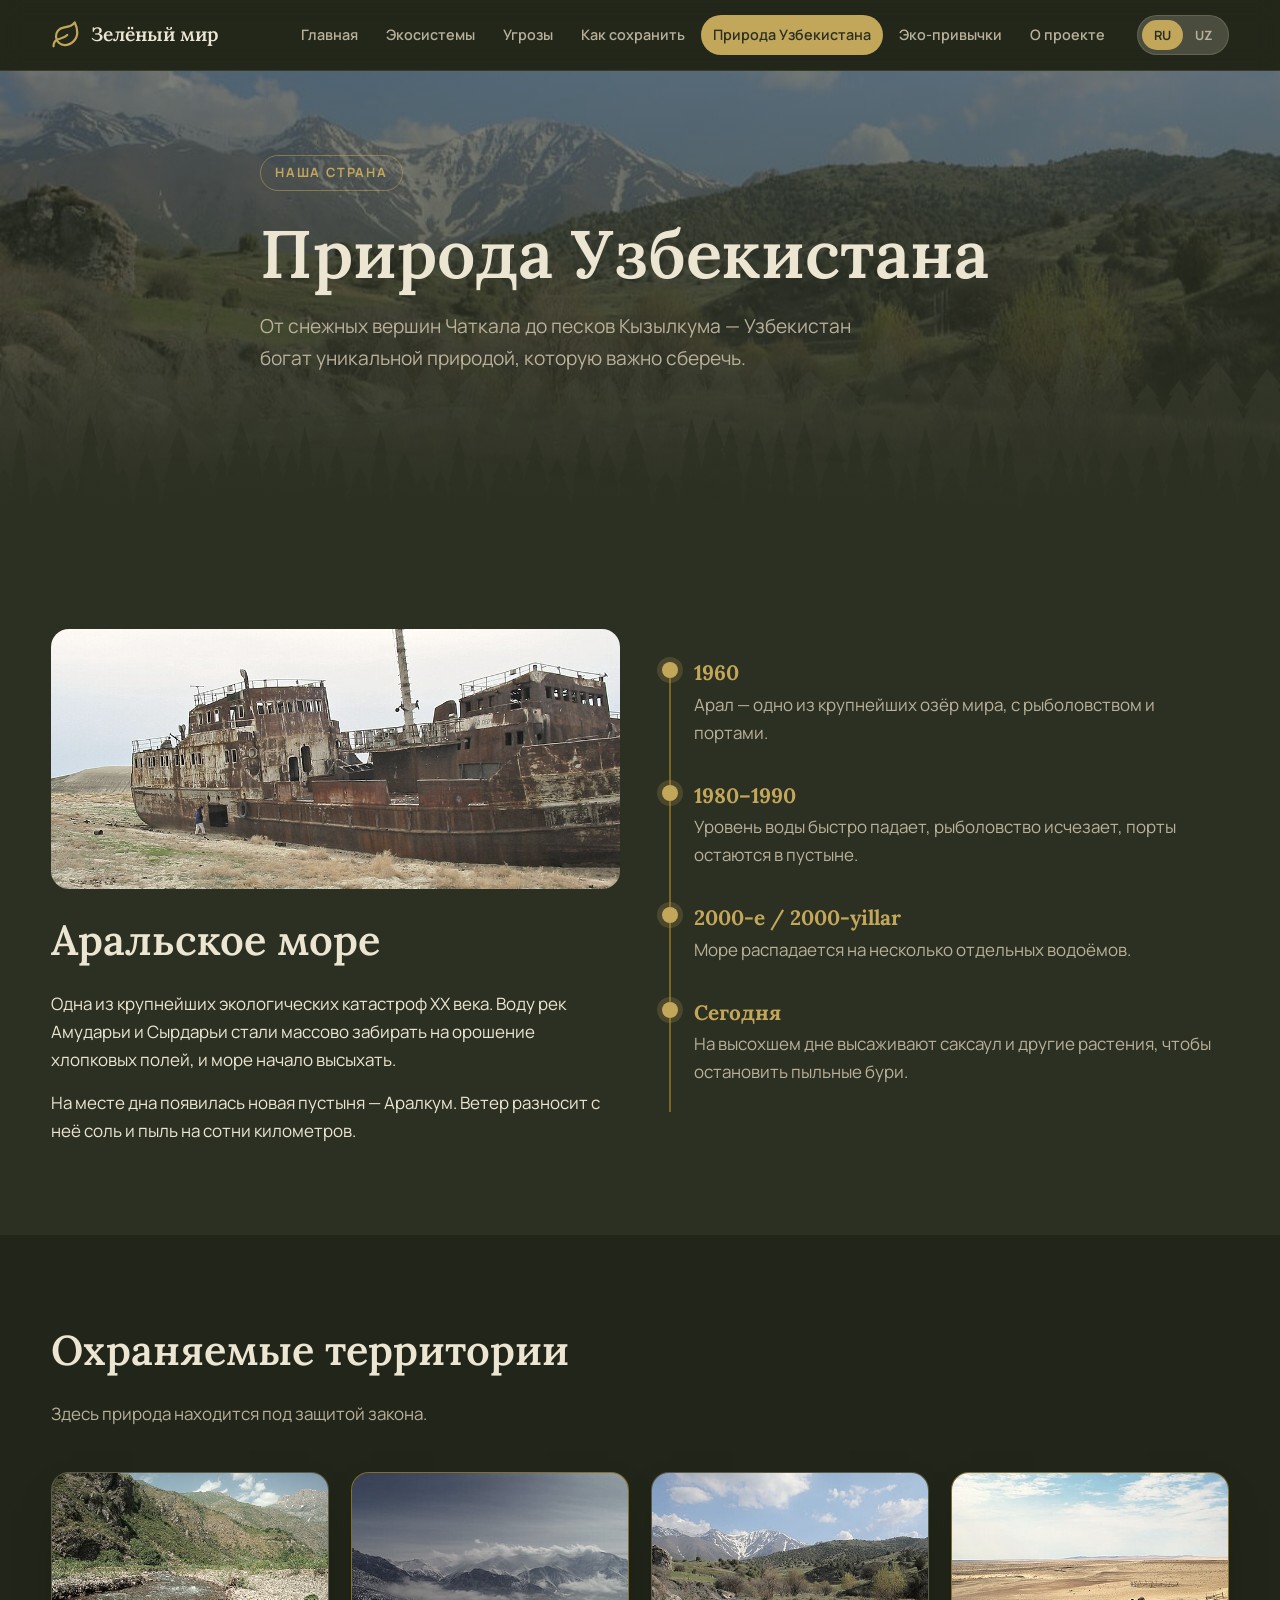
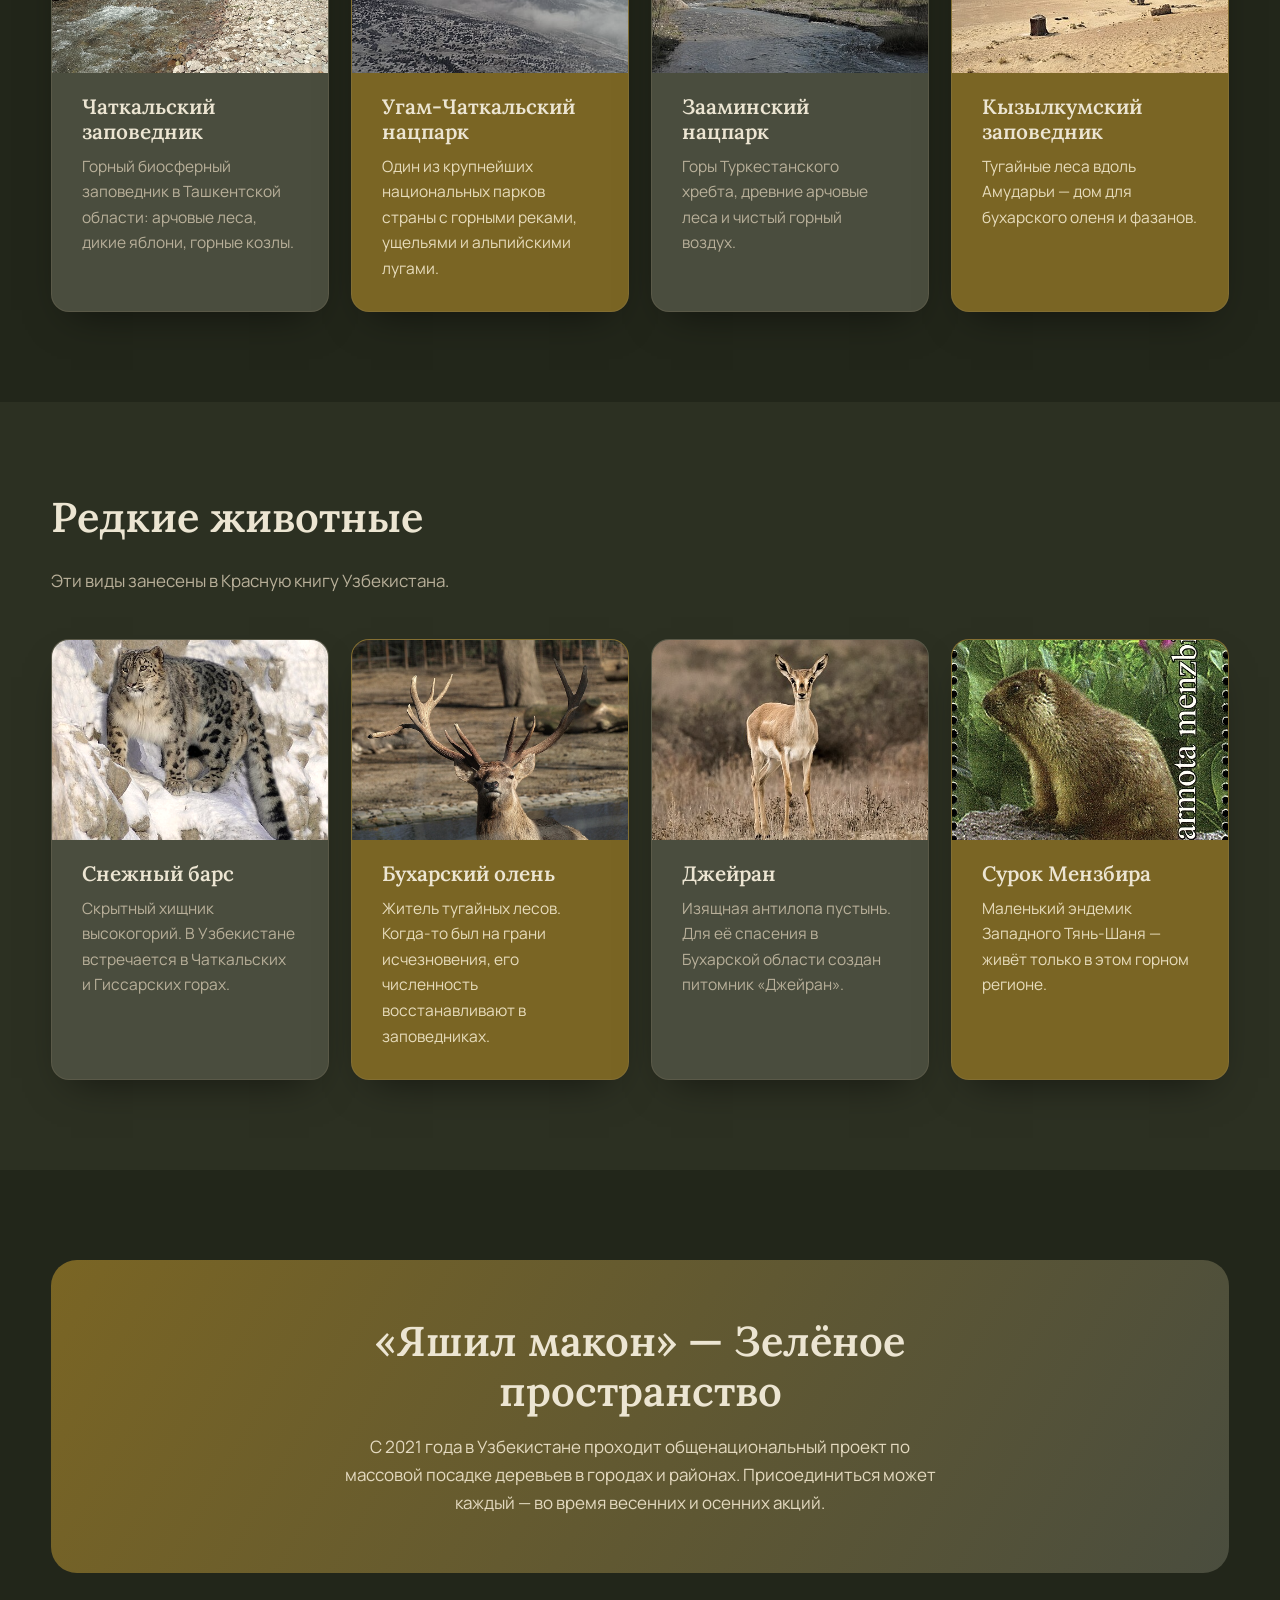
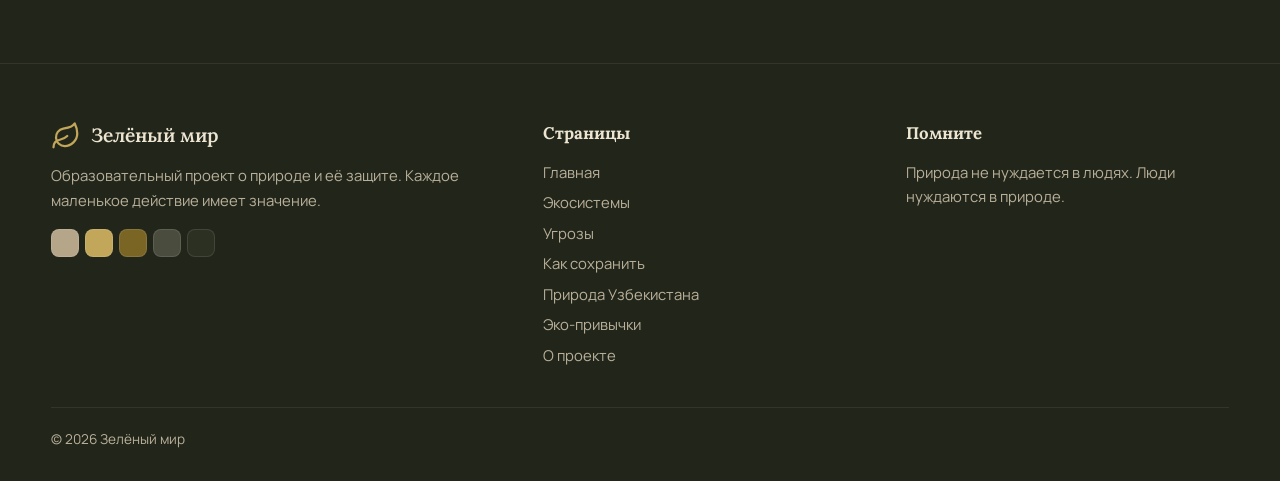
<file: uzbekistan.html>
<!DOCTYPE html>
<html lang="ru">
<head>
<meta charset="UTF-8">
<meta name="viewport" content="width=device-width, initial-scale=1.0">
<title>Природа Узбекистана — Зелёный мир</title>
<meta name="description" content="Сайт о природе и о том, как её сохранить. Tabiat va uni asrash haqida sayt.">
<meta name="theme-color" content="#2C3022">
<script>try{var l=localStorage.getItem("lang");if(l)document.documentElement.lang=l}catch(e){}</script>
<link rel="icon" href="data:image/svg+xml,%3Csvg xmlns='http://www.w3.org/2000/svg' viewBox='0 0 24 24' fill='none' stroke='%23C2A75A' stroke-width='2'%3E<path d='M11 20A7 7 0 0 1 9.8 6.1C15.5 5 17 4.48 19 2c1 2 2 4.18 2 8 0 5.5-4.78 10-10 10Z'/><path d='M2 21c0-3 1.85-5.36 5.08-6C9.5 14.52 12 13 13 12'/>%3C/svg%3E">
<link rel="preconnect" href="https://fonts.googleapis.com">
<link rel="preconnect" href="https://fonts.gstatic.com" crossorigin>
<link href="https://fonts.googleapis.com/css2?family=Lora:wght@500;600;700&family=Manrope:wght@400;600;700&display=swap" rel="stylesheet">
<link rel="stylesheet" href="css/style.css">
</head>
<body data-title-ru="Природа Узбекистана — Зелёный мир" data-title-uz="Oʻzbekiston tabiati — Yashil dunyo">
<header class="header">
  <div class="container">
    <a href="index.html" class="logo"><svg class="icon" viewBox="0 0 24 24" aria-hidden="true"><path d="M11 20A7 7 0 0 1 9.8 6.1C15.5 5 17 4.48 19 2c1 2 2 4.18 2 8 0 5.5-4.78 10-10 10Z"/><path d="M2 21c0-3 1.85-5.36 5.08-6C9.5 14.52 12 13 13 12"/></svg><span data-l="ru">Зелёный мир</span><span data-l="uz">Yashil dunyo</span></a>
    <nav class="nav"><a href="index.html"><span data-l="ru">Главная</span><span data-l="uz">Bosh sahifa</span></a><a href="ecosystems.html"><span data-l="ru">Экосистемы</span><span data-l="uz">Ekotizimlar</span></a><a href="threats.html"><span data-l="ru">Угрозы</span><span data-l="uz">Tahdidlar</span></a><a href="protect.html"><span data-l="ru">Как сохранить</span><span data-l="uz">Qanday asraymiz</span></a><a href="uzbekistan.html" class="active"><span data-l="ru">Природа Узбекистана</span><span data-l="uz">Oʻzbekiston tabiati</span></a><a href="habits.html"><span data-l="ru">Эко-привычки</span><span data-l="uz">Eko-odatlar</span></a><a href="about.html"><span data-l="ru">О проекте</span><span data-l="uz">Loyiha haqida</span></a></nav>
    <div class="lang-switch" role="group" aria-label="Language">
      <button data-set="ru">RU</button><button data-set="uz">UZ</button>
    </div>
    <button class="burger" aria-label="Menu"><svg class="icon" viewBox="0 0 24 24" aria-hidden="true"><path d="M4 6h16M4 12h16M4 18h16"/></svg></button>
  </div>
</header>
<main>
<section class="hero small photo" style="background-image:linear-gradient(180deg,rgba(34,38,26,.55) 0%,rgba(44,48,34,.72) 55%,#2C3022 100%),url(img/hero-uzbekistan.jpg)">
  <div class="container hero-content">
    <span class="eyebrow"><span data-l="ru">Наша страна</span><span data-l="uz">Bizning yurt</span></span>
    <h1 data-l="ru">Природа Узбекистана</h1><h1 data-l="uz">Oʻzbekiston tabiati</h1>
    <p class="lead" data-l="ru">От снежных вершин Чаткала до песков Кызылкума — Узбекистан богат уникальной природой, которую важно сберечь.</p><p class="lead" data-l="uz">Chotqolning qorli choʻqqilaridan Qizilqum qumlarigacha — Oʻzbekiston noyob tabiatga boy va uni asrash muhim.</p>
    
  </div>
  <svg class="forest" viewBox="0 0 1440 400" preserveAspectRatio="none" aria-hidden="true"><path fill="#4A4D3E" opacity="0.55" d="M0 400 L0 230 L-10 230 L-2 175.4 L-7 175.4 L4 123.91999999999999 L-0 123.91999999999999 L12 74 L24 123.91999999999999 L20 123.91999999999999 L30 175.4 L26 175.4 L34 230 L28 230 L38 200.25 L32 200.25 L47 172.2 L41 172.2 L58 145 L75 172.2 L69 172.2 L83 200.25 L77 200.25 L88 230 L69 230 L79 182.05 L73 182.05 L86 136.83999999999997 L81 136.83999999999997 L95 93 L110 136.83999999999997 L105 136.83999999999997 L117 182.05 L112 182.05 L122 230 L101 230 L109 193.95 L104 193.95 L115 159.95999999999998 L111 159.95999999999998 L124 127 L136 159.95999999999998 L132 159.95999999999998 L143 193.95 L138 193.95 L147 230 L133 230 L146 193.6 L138 193.6 L156 159.28 L148 159.28 L169 126 L189 159.28 L182 159.28 L199 193.6 L192 193.6 L205 230 L192 230 L201 165.60000000000002 L196 165.60000000000002 L209 104.88 L203 104.88 L218 46 L233 104.88 L228 104.88 L241 165.60000000000002 L235 165.60000000000002 L245 230 L232 230 L245 196.75 L237 196.75 L255 165.39999999999998 L248 165.39999999999998 L268 135 L289 165.39999999999998 L282 165.39999999999998 L299 196.75 L292 196.75 L305 230 L296 230 L307 200.6 L301 200.6 L315 172.88 L309 172.88 L327 146 L344 172.88 L338 172.88 L352 200.6 L346 200.6 L357 230 L338 230 L346 172.95 L342 172.95 L352 119.16 L348 119.16 L360 67 L373 119.16 L368 119.16 L379 172.95 L375 172.95 L383 230 L364 230 L372 204.8 L368 204.8 L379 181.04 L374 181.04 L387 158 L400 181.04 L395 181.04 L406 204.8 L401 204.8 L410 230 L401 230 L414 171.9 L407 171.9 L424 117.11999999999999 L417 117.11999999999999 L437 64 L457 117.11999999999999 L450 117.11999999999999 L468 171.9 L460 171.9 L473 230 L452 230 L463 192.2 L457 192.2 L472 156.56 L466 156.56 L483 122 L501 156.56 L494 156.56 L509 192.2 L503 192.2 L514 230 L497 230 L510 198.5 L503 198.5 L520 168.8 L513 168.8 L533 140 L552 168.8 L545 168.8 L562 198.5 L555 198.5 L568 230 L560 230 L572 195.35 L565 195.35 L582 162.68 L575 162.68 L595 131 L614 162.68 L607 162.68 L624 195.35 L617 195.35 L630 230 L612 230 L625 200.95 L618 200.95 L635 173.56 L628 173.56 L648 147 L667 173.56 L660 173.56 L677 200.95 L670 200.95 L683 230 L661 230 L669 199.55 L665 199.55 L676 170.84 L671 170.84 L684 143 L697 170.84 L693 170.84 L704 199.55 L699 199.55 L708 230 L695 230 L707 181.0 L700 181.0 L716 134.8 L710 134.8 L728 90 L747 134.8 L741 134.8 L757 181.0 L750 181.0 L762 230 L732 230 L745 185.2 L738 185.2 L756 142.95999999999998 L748 142.95999999999998 L769 102 L790 142.95999999999998 L783 142.95999999999998 L801 185.2 L793 185.2 L807 230 L788 230 L799 182.4 L793 182.4 L807 137.51999999999998 L802 137.51999999999998 L818 94 L835 137.51999999999998 L829 137.51999999999998 L843 182.4 L837 182.4 L848 230 L831 230 L842 189.05 L836 189.05 L850 150.44 L844 150.44 L860 113 L876 150.44 L871 150.44 L884 189.05 L879 189.05 L889 230 L874 230 L887 197.45 L880 197.45 L898 166.76 L890 166.76 L911 137 L932 166.76 L924 166.76 L942 197.45 L935 197.45 L948 230 L921 230 L932 204.45 L926 204.45 L940 180.36 L934 180.36 L950 157 L967 180.36 L961 180.36 L975 204.45 L969 204.45 L980 230 L963 230 L975 175.4 L968 175.4 L984 123.91999999999999 L977 123.91999999999999 L996 74 L1015 123.91999999999999 L1008 123.91999999999999 L1025 175.4 L1018 175.4 L1030 230 L1006 230 L1017 199.9 L1011 199.9 L1025 171.51999999999998 L1019 171.51999999999998 L1035 144 L1052 171.51999999999998 L1046 171.51999999999998 L1060 199.9 L1054 199.9 L1065 230 L1048 230 L1060 192.55 L1053 192.55 L1070 157.24 L1063 157.24 L1082 123 L1101 157.24 L1094 157.24 L1111 192.55 L1104 192.55 L1116 230 L1096 230 L1106 192.2 L1101 192.2 L1113 156.56 L1108 156.56 L1123 122 L1138 156.56 L1133 156.56 L1145 192.2 L1140 192.2 L1150 230 L1140 230 L1149 202.35 L1144 202.35 L1156 176.28 L1151 176.28 L1165 151 L1178 176.28 L1174 176.28 L1185 202.35 L1180 202.35 L1189 230 L1179 230 L1189 171.9 L1184 171.9 L1197 117.11999999999999 L1192 117.11999999999999 L1208 64 L1224 117.11999999999999 L1218 117.11999999999999 L1232 171.9 L1226 171.9 L1236 230 L1220 230 L1231 184.85 L1225 184.85 L1239 142.27999999999997 L1233 142.27999999999997 L1250 101 L1267 142.27999999999997 L1261 142.27999999999997 L1275 184.85 L1269 184.85 L1280 230 L1267 230 L1275 204.8 L1271 204.8 L1282 181.04 L1277 181.04 L1291 158 L1304 181.04 L1300 181.04 L1311 204.8 L1306 204.8 L1315 230 L1304 230 L1312 202.35 L1308 202.35 L1319 176.28 L1314 176.28 L1327 151 L1339 176.28 L1335 176.28 L1346 202.35 L1341 202.35 L1349 230 L1332 230 L1345 192.9 L1338 192.9 L1355 157.92000000000002 L1348 157.92000000000002 L1369 124 L1389 157.92000000000002 L1382 157.92000000000002 L1400 192.9 L1392 192.9 L1405 230 L1394 230 L1405 196.75 L1399 196.75 L1414 165.39999999999998 L1408 165.39999999999998 L1426 135 L1444 165.39999999999998 L1437 165.39999999999998 L1453 196.75 L1446 196.75 L1458 230 L1449 230 L1462 175.05 L1455 175.05 L1472 123.24 L1465 123.24 L1485 73 L1504 123.24 L1497 123.24 L1514 175.05 L1507 175.05 L1520 230 L1440 400 Z"/><path fill="#3a3d30" opacity="0.8" d="M0 400 L0 300 L-10 300 L-3 250.65 L-7 250.65 L2 204.12 L-2 204.12 L8 159 L18 204.12 L15 204.12 L24 250.65 L20 250.65 L26 300 L21 300 L30 251.35 L25 251.35 L37 205.48 L32 205.48 L46 161 L60 205.48 L55 205.48 L67 251.35 L62 251.35 L71 300 L66 300 L74 277.25 L69 277.25 L81 255.8 L76 255.8 L90 235 L103 255.8 L98 255.8 L110 277.25 L105 277.25 L113 300 L102 300 L109 267.8 L105 267.8 L114 237.44 L110 237.44 L121 208 L131 237.44 L128 237.44 L137 267.8 L133 267.8 L140 300 L129 300 L135 276.55 L132 276.55 L140 254.44 L137 254.44 L146 233 L155 254.44 L152 254.44 L160 276.55 L156 276.55 L162 300 L151 300 L157 269.9 L153 269.9 L162 241.51999999999998 L158 241.51999999999998 L168 214 L177 241.51999999999998 L174 241.51999999999998 L182 269.9 L179 269.9 L185 300 L173 300 L182 258.35 L177 258.35 L190 219.07999999999998 L185 219.07999999999998 L199 181 L214 219.07999999999998 L209 219.07999999999998 L222 258.35 L216 258.35 L226 300 L205 300 L214 264.65 L209 264.65 L222 231.32 L217 231.32 L232 199 L247 231.32 L242 231.32 L255 264.65 L249 264.65 L259 300 L250 300 L260 254.15 L254 254.15 L268 210.92 L262 210.92 L278 169 L294 210.92 L288 210.92 L302 254.15 L296 254.15 L306 300 L295 300 L304 265.35 L299 265.35 L311 232.68 L306 232.68 L320 201 L334 232.68 L329 232.68 L341 265.35 L336 265.35 L345 300 L335 300 L344 266.4 L339 266.4 L351 234.72 L346 234.72 L360 204 L374 234.72 L369 234.72 L381 266.4 L376 266.4 L385 300 L372 300 L383 257.65 L377 257.65 L391 217.72 L385 217.72 L401 179 L417 217.72 L412 217.72 L426 257.65 L420 257.65 L430 300 L422 300 L428 269.2 L425 269.2 L433 240.16 L430 240.16 L440 212 L450 240.16 L447 240.16 L455 269.2 L452 269.2 L458 300 L448 300 L456 274.1 L451 274.1 L462 249.68 L458 249.68 L471 226 L484 249.68 L479 249.68 L490 274.1 L486 274.1 L494 300 L487 300 L497 267.45 L491 267.45 L504 236.76 L499 236.76 L513 207 L528 236.76 L523 236.76 L535 267.45 L530 267.45 L539 300 L528 300 L536 248.55 L532 248.55 L542 200.04 L538 200.04 L549 153 L561 200.04 L556 200.04 L566 248.55 L562 248.55 L570 300 L556 300 L567 259.4 L561 259.4 L574 221.12 L569 221.12 L584 184 L600 221.12 L594 221.12 L608 259.4 L602 259.4 L612 300 L594 300 L600 246.8 L596 246.8 L605 196.64 L601 196.64 L611 148 L621 196.64 L617 196.64 L626 246.8 L622 246.8 L629 300 L621 300 L629 255.55 L625 255.55 L635 213.64 L631 213.64 L643 173 L656 213.64 L651 213.64 L662 255.55 L658 255.55 L666 300 L655 300 L661 262.9 L658 262.9 L666 227.92000000000002 L663 227.92000000000002 L673 194 L682 227.92000000000002 L679 227.92000000000002 L687 262.9 L684 262.9 L690 300 L680 300 L688 258.7 L684 258.7 L695 219.76 L690 219.76 L704 182 L718 219.76 L713 219.76 L724 258.7 L719 258.7 L728 300 L713 300 L720 266.05 L716 266.05 L725 234.04 L721 234.04 L732 203 L743 234.04 L739 234.04 L749 266.05 L745 266.05 L752 300 L735 300 L743 269.2 L739 269.2 L749 240.16 L745 240.16 L757 212 L769 240.16 L765 240.16 L775 269.2 L771 269.2 L779 300 L774 300 L782 271.65 L777 271.65 L788 244.92 L784 244.92 L796 219 L809 244.92 L805 244.92 L815 271.65 L811 271.65 L819 300 L810 300 L819 274.45 L814 274.45 L827 250.36 L821 250.36 L836 227 L850 250.36 L845 250.36 L858 274.45 L852 274.45 L862 300 L848 300 L856 277.6 L852 277.6 L863 256.48 L858 256.48 L872 236 L886 256.48 L881 256.48 L892 277.6 L887 277.6 L896 300 L875 300 L882 248.55 L878 248.55 L887 200.04 L883 200.04 L893 153 L903 200.04 L900 200.04 L908 248.55 L905 248.55 L911 300 L899 300 L909 254.85 L903 254.85 L916 212.27999999999997 L911 212.27999999999997 L925 171 L940 212.27999999999997 L935 212.27999999999997 L947 254.85 L942 254.85 L951 300 L943 300 L950 266.75 L946 266.75 L955 235.39999999999998 L951 235.39999999999998 L962 205 L972 235.39999999999998 L969 235.39999999999998 L978 266.75 L974 266.75 L981 300 L967 300 L976 273.75 L971 273.75 L983 249.0 L978 249.0 L991 225 L1005 249.0 L1000 249.0 L1012 273.75 L1007 273.75 L1016 300 L1001 300 L1011 275.85 L1005 275.85 L1018 253.07999999999998 L1013 253.07999999999998 L1027 231 L1041 253.07999999999998 L1036 253.07999999999998 L1049 275.85 L1043 275.85 L1053 300 L1035 300 L1044 261.15 L1039 261.15 L1051 224.51999999999998 L1046 224.51999999999998 L1059 189 L1073 224.51999999999998 L1068 224.51999999999998 L1079 261.15 L1075 261.15 L1083 300 L1068 300 L1074 244.0 L1070 244.0 L1079 191.2 L1075 191.2 L1085 140 L1095 191.2 L1091 191.2 L1100 244.0 L1096 244.0 L1103 300 L1090 300 L1097 273.05 L1093 273.05 L1103 247.64 L1099 247.64 L1111 223 L1122 247.64 L1118 247.64 L1128 273.05 L1124 273.05 L1132 300 L1126 300 L1135 269.2 L1130 269.2 L1142 240.16 L1137 240.16 L1150 212 L1163 240.16 L1159 240.16 L1170 269.2 L1165 269.2 L1174 300 L1167 300 L1176 276.55 L1171 276.55 L1183 254.44 L1178 254.44 L1191 233 L1205 254.44 L1200 254.44 L1212 276.55 L1207 276.55 L1216 300 L1207 300 L1218 273.75 L1212 273.75 L1226 249.0 L1220 249.0 L1237 225 L1253 249.0 L1247 249.0 L1262 273.75 L1256 273.75 L1266 300 L1252 300 L1259 256.95 L1255 256.95 L1264 216.36 L1260 216.36 L1270 177 L1280 216.36 L1277 216.36 L1285 256.95 L1282 256.95 L1288 300 L1279 300 L1286 257.3 L1282 257.3 L1292 217.04 L1288 217.04 L1299 178 L1311 217.04 L1307 217.04 L1317 257.3 L1313 257.3 L1320 300 L1316 300 L1324 276.9 L1319 276.9 L1331 255.12 L1326 255.12 L1339 234 L1352 255.12 L1347 255.12 L1359 276.9 L1354 276.9 L1362 300 L1342 300 L1351 269.2 L1346 269.2 L1358 240.16 L1353 240.16 L1367 212 L1381 240.16 L1376 240.16 L1388 269.2 L1383 269.2 L1392 300 L1379 300 L1389 274.45 L1384 274.45 L1397 250.36 L1391 250.36 L1406 227 L1421 250.36 L1416 250.36 L1429 274.45 L1424 274.45 L1433 300 L1417 300 L1426 273.05 L1421 273.05 L1433 247.64 L1428 247.64 L1443 223 L1457 247.64 L1452 247.64 L1464 273.05 L1459 273.05 L1468 300 L1449 300 L1456 258.7 L1452 258.7 L1461 219.76 L1457 219.76 L1468 182 L1478 219.76 L1475 219.76 L1484 258.7 L1480 258.7 L1487 300 L1440 400 Z"/><path fill="#2C3022" opacity="1" d="M0 400 L0 360 L-10 360 L-5 335.15 L-8 335.15 L-1 311.72 L-4 311.72 L5 289 L13 311.72 L10 311.72 L17 335.15 L14 335.15 L19 360 L10 360 L15 312.75 L12 312.75 L18 268.2 L16 268.2 L23 225 L30 268.2 L27 268.2 L33 312.75 L31 312.75 L35 360 L30 360 L37 339.0 L33 339.0 L43 319.2 L39 319.2 L50 300 L60 319.2 L57 319.2 L66 339.0 L62 339.0 L69 360 L63 360 L68 335.5 L65 335.5 L72 312.4 L69 312.4 L78 290 L86 312.4 L83 312.4 L90 335.5 L87 335.5 L92 360 L84 360 L90 306.1 L87 306.1 L95 255.27999999999997 L92 255.27999999999997 L101 206 L111 255.27999999999997 L107 255.27999999999997 L116 306.1 L112 306.1 L118 360 L106 360 L112 318.35 L109 318.35 L117 279.08 L113 279.08 L122 241 L131 279.08 L128 279.08 L136 318.35 L133 318.35 L139 360 L124 360 L129 334.8 L126 334.8 L133 311.04 L130 311.04 L138 288 L146 311.04 L143 311.04 L149 334.8 L147 334.8 L152 360 L147 360 L154 327.1 L150 327.1 L159 296.08 L155 296.08 L165 266 L175 296.08 L172 296.08 L180 327.1 L177 327.1 L183 360 L180 360 L187 312.4 L183 312.4 L194 267.52 L189 267.52 L202 224 L214 267.52 L209 267.52 L220 312.4 L216 312.4 L223 360 L208 360 L215 330.95 L211 330.95 L220 303.56 L216 303.56 L227 277 L238 303.56 L234 303.56 L244 330.95 L240 330.95 L247 360 L237 360 L241 325.7 L239 325.7 L245 293.36 L242 293.36 L249 262 L256 293.36 L253 293.36 L259 325.7 L257 325.7 L261 360 L251 360 L258 309.25 L254 309.25 L264 261.4 L260 261.4 L271 215 L282 261.4 L278 261.4 L287 309.25 L283 309.25 L290 360 L274 360 L278 318.7 L276 318.7 L282 279.76 L279 279.76 L286 242 L293 279.76 L291 279.76 L297 318.7 L294 318.7 L299 360 L288 360 L295 322.2 L291 322.2 L300 286.56 L296 286.56 L307 252 L317 286.56 L314 286.56 L323 322.2 L319 322.2 L326 360 L313 360 L318 323.95 L315 323.95 L322 289.96 L319 289.96 L328 257 L336 289.96 L333 289.96 L340 323.95 L337 323.95 L342 360 L331 360 L335 312.05 L333 312.05 L339 266.84 L336 266.84 L343 223 L350 266.84 L348 266.84 L354 312.05 L351 312.05 L356 360 L348 360 L352 330.95 L350 330.95 L356 303.56 L353 303.56 L361 277 L368 303.56 L365 303.56 L372 330.95 L369 330.95 L374 360 L365 360 L370 323.25 L367 323.25 L374 288.6 L371 288.6 L379 255 L388 288.6 L385 288.6 L392 323.25 L389 323.25 L394 360 L387 360 L394 334.45 L390 334.45 L398 310.36 L395 310.36 L405 287 L414 310.36 L411 310.36 L419 334.45 L416 334.45 L422 360 L414 360 L419 313.45 L416 313.45 L423 269.56 L420 269.56 L428 227 L436 269.56 L433 269.56 L440 313.45 L437 313.45 L442 360 L436 360 L443 327.1 L439 327.1 L448 296.08 L444 296.08 L455 266 L466 296.08 L462 296.08 L472 327.1 L468 327.1 L475 360 L462 360 L467 338.3 L465 338.3 L471 317.84 L469 317.84 L476 298 L484 317.84 L481 317.84 L488 338.3 L485 338.3 L490 360 L483 360 L487 335.85 L485 335.85 L490 313.08 L488 313.08 L495 291 L502 313.08 L499 313.08 L505 335.85 L503 335.85 L507 360 L502 360 L507 317.3 L504 317.3 L511 277.03999999999996 L508 277.03999999999996 L516 238 L524 277.03999999999996 L521 277.03999999999996 L528 317.3 L525 317.3 L531 360 L524 360 L529 331.3 L526 331.3 L533 304.24 L530 304.24 L538 278 L545 304.24 L542 304.24 L549 331.3 L546 331.3 L551 360 L545 360 L552 331.65 L548 331.65 L557 304.92 L553 304.92 L564 279 L575 304.92 L571 304.92 L580 331.65 L577 331.65 L583 360 L567 360 L572 330.6 L569 330.6 L576 302.88 L573 302.88 L582 276 L590 302.88 L587 302.88 L594 330.6 L591 330.6 L596 360 L585 360 L591 317.3 L587 317.3 L596 277.03999999999996 L592 277.03999999999996 L602 238 L612 277.03999999999996 L608 277.03999999999996 L617 317.3 L613 317.3 L619 360 L610 360 L616 329.9 L613 329.9 L621 301.52 L617 301.52 L627 274 L637 301.52 L633 301.52 L642 329.9 L638 329.9 L645 360 L641 360 L647 315.55 L644 315.55 L651 273.64 L648 273.64 L657 233 L666 273.64 L663 273.64 L671 315.55 L668 315.55 L674 360 L666 360 L672 325.0 L669 325.0 L677 292.0 L673 292.0 L683 260 L693 292.0 L689 292.0 L698 325.0 L694 325.0 L700 360 L692 360 L700 312.75 L696 312.75 L706 268.2 L702 268.2 L714 225 L726 268.2 L722 268.2 L732 312.75 L728 312.75 L736 360 L730 360 L737 337.25 L733 337.25 L742 315.8 L738 315.8 L749 295 L759 315.8 L756 315.8 L765 337.25 L761 337.25 L768 360 L762 360 L768 307.85 L765 307.85 L772 258.68 L769 258.68 L778 211 L787 258.68 L784 258.68 L792 307.85 L789 307.85 L794 360 L782 360 L790 307.85 L785 307.85 L795 258.68 L791 258.68 L803 211 L815 258.68 L811 258.68 L821 307.85 L816 307.85 L824 360 L806 360 L812 311.0 L809 311.0 L816 264.8 L813 264.8 L822 220 L831 264.8 L828 264.8 L836 311.0 L832 311.0 L838 360 L834 360 L841 313.8 L837 313.8 L846 270.24 L842 270.24 L852 228 L862 270.24 L859 270.24 L868 313.8 L864 313.8 L870 360 L863 360 L868 313.1 L865 313.1 L872 268.88 L869 268.88 L877 226 L885 268.88 L882 268.88 L889 313.1 L886 313.1 L892 360 L888 360 L894 309.25 L890 309.25 L899 261.4 L895 261.4 L905 215 L915 261.4 L912 261.4 L920 309.25 L917 309.25 L923 360 L918 360 L926 319.05 L922 319.05 L932 280.44 L928 280.44 L939 243 L951 280.44 L947 280.44 L957 319.05 L953 319.05 L961 360 L947 360 L953 313.45 L950 313.45 L957 269.56 L954 269.56 L962 227 L971 269.56 L968 269.56 L975 313.45 L972 313.45 L977 360 L969 360 L977 314.85 L972 314.85 L983 272.28 L979 272.28 L991 231 L1003 272.28 L998 272.28 L1009 314.85 L1004 314.85 L1012 360 L1007 360 L1011 332.35 L1009 332.35 L1015 306.28 L1012 306.28 L1019 281 L1026 306.28 L1024 306.28 L1030 332.35 L1027 332.35 L1032 360 L1027 360 L1032 312.4 L1029 312.4 L1036 267.52 L1033 267.52 L1041 224 L1049 267.52 L1046 267.52 L1053 312.4 L1050 312.4 L1055 360 L1051 360 L1058 334.8 L1055 334.8 L1064 311.04 L1060 311.04 L1071 288 L1082 311.04 L1078 311.04 L1087 334.8 L1083 334.8 L1090 360 L1084 360 L1089 309.25 L1087 309.25 L1093 261.4 L1090 261.4 L1098 215 L1105 261.4 L1103 261.4 L1109 309.25 L1106 309.25 L1111 360 L1103 360 L1107 311.0 L1105 311.0 L1111 264.8 L1109 264.8 L1116 220 L1123 264.8 L1121 264.8 L1127 311.0 L1124 311.0 L1129 360 L1123 360 L1127 317.65 L1124 317.65 L1130 277.72 L1128 277.72 L1135 239 L1142 277.72 L1139 277.72 L1145 317.65 L1143 317.65 L1147 360 L1145 360 L1152 338.3 L1148 338.3 L1158 317.84 L1154 317.84 L1166 298 L1178 317.84 L1174 317.84 L1184 338.3 L1180 338.3 L1187 360 L1175 360 L1181 324.3 L1178 324.3 L1186 290.64 L1183 290.64 L1192 258 L1202 290.64 L1198 290.64 L1206 324.3 L1203 324.3 L1209 360 L1199 360 L1204 326.75 L1201 326.75 L1208 295.4 L1205 295.4 L1212 265 L1220 295.4 L1217 295.4 L1223 326.75 L1221 326.75 L1225 360 L1216 360 L1222 324.3 L1219 324.3 L1226 290.64 L1223 290.64 L1231 258 L1240 290.64 L1237 290.64 L1244 324.3 L1241 324.3 L1246 360 L1238 360 L1246 326.05 L1241 326.05 L1252 294.03999999999996 L1248 294.03999999999996 L1260 263 L1272 294.03999999999996 L1268 294.03999999999996 L1278 326.05 L1274 326.05 L1282 360 L1276 360 L1283 321.85 L1279 321.85 L1288 285.88 L1284 285.88 L1295 251 L1305 285.88 L1302 285.88 L1311 321.85 L1307 321.85 L1314 360 L1307 360 L1314 314.5 L1310 314.5 L1320 271.6 L1316 271.6 L1327 230 L1338 271.6 L1334 271.6 L1343 314.5 L1339 314.5 L1346 360 L1334 360 L1338 330.6 L1336 330.6 L1341 302.88 L1339 302.88 L1346 276 L1352 302.88 L1350 302.88 L1356 330.6 L1353 330.6 L1358 360 L1348 360 L1352 311.7 L1350 311.7 L1356 266.15999999999997 L1353 266.15999999999997 L1360 222 L1367 266.15999999999997 L1365 266.15999999999997 L1371 311.7 L1368 311.7 L1373 360 L1364 360 L1370 335.85 L1366 335.85 L1374 313.08 L1371 313.08 L1379 291 L1388 313.08 L1385 313.08 L1392 335.85 L1389 335.85 L1395 360 L1389 360 L1396 317.65 L1392 317.65 L1401 277.72 L1397 277.72 L1407 239 L1418 277.72 L1414 277.72 L1423 317.65 L1419 317.65 L1426 360 L1416 360 L1422 320.8 L1419 320.8 L1427 283.84 L1423 283.84 L1433 248 L1442 283.84 L1438 283.84 L1446 320.8 L1443 320.8 L1449 360 L1443 360 L1448 336.2 L1445 336.2 L1451 313.76 L1449 313.76 L1456 292 L1463 313.76 L1460 313.76 L1466 336.2 L1464 336.2 L1468 360 L1440 400 Z"/></svg>
  <div class="fog"></div>
</section>
<section class="block">
  <div class="container grid-2">
    <div class="reveal">
      <img class="wide-img" src="img/uz-aral.jpg" alt="Корабль на высохшем дне Арала" loading="lazy">
      <h2 data-l="ru">Аральское море</h2><h2 data-l="uz">Orol dengizi</h2>
      <p data-l="ru">Одна из крупнейших экологических катастроф XX века. Воду рек Амударьи и Сырдарьи стали массово забирать на орошение хлопковых полей, и море начало высыхать.</p><p data-l="uz">XX asrning eng yirik ekologik falokatlaridan biri. Amudaryo va Sirdaryo suvlari paxta dalalarini sugʻorish uchun ommaviy olina boshlandi va dengiz qurib bordi.</p>
      <p data-l="ru">На месте дна появилась новая пустыня — Аралкум. Ветер разносит с неё соль и пыль на сотни километров.</p><p data-l="uz">Dengiz tubi oʻrnida yangi choʻl — Orolqum paydo boʻldi. Shamol undan tuz va changni yuzlab kilometrlarga tarqatadi.</p>
    </div>
    <div class="timeline reveal">
      <div class="tl-item"><b>1960</b><p data-l="ru">Арал — одно из крупнейших озёр мира, с рыболовством и портами.</p><p data-l="uz">Orol — dunyodagi eng yirik koʻllardan biri, baliqchilik va portlar bilan.</p></div>
      <div class="tl-item"><b>1980–1990</b><p data-l="ru">Уровень воды быстро падает, рыболовство исчезает, порты остаются в пустыне.</p><p data-l="uz">Suv sathi tez pasayadi, baliqchilik yoʻqoladi, portlar choʻlda qoladi.</p></div>
      <div class="tl-item"><b>2000-е / 2000-yillar</b><p data-l="ru">Море распадается на несколько отдельных водоёмов.</p><p data-l="uz">Dengiz bir nechta alohida suv havzalariga boʻlinadi.</p></div>
      <div class="tl-item"><b><span data-l="ru">Сегодня</span><span data-l="uz">Bugun</span></b><p data-l="ru">На высохшем дне высаживают саксаул и другие растения, чтобы остановить пыльные бури.</p><p data-l="uz">Qurigan tubida chang boʻronlarini toʻxtatish uchun saksovul va boshqa oʻsimliklar ekilmoqda.</p></div>
    </div>
  </div>
</section>
<section class="block alt">
  <div class="container">
    <div class="section-head reveal"><h2 data-l="ru">Охраняемые территории</h2><h2 data-l="uz">Muhofaza etiladigan hududlar</h2><p data-l="ru">Здесь природа находится под защитой закона.</p><p data-l="uz">Bu yerda tabiat qonun himoyasida.</p></div>
    <div class="grid">
      <div class="card reveal  has-img"><img class="card-img" src="img/uz-chatkal.jpg" alt="Чаткальский заповедник" loading="lazy"><h3 data-l="ru">Чаткальский заповедник</h3><h3 data-l="uz">Chotqol qoʻriqxonasi</h3><p data-l="ru">Горный биосферный заповедник в Ташкентской области: арчовые леса, дикие яблони, горные козлы.</p><p data-l="uz">Toshkent viloyatidagi togʻ biosfera qoʻriqxonasi: archazorlar, yovvoyi olmalar, togʻ echkilari.</p></div>
      <div class="card reveal gold has-img"><img class="card-img" src="img/uz-ugam.jpg" alt="Угам-Чаткальский нацпарк" loading="lazy"><h3 data-l="ru">Угам-Чаткальский нацпарк</h3><h3 data-l="uz">Ugom-Chotqol milliy bogʻi</h3><p data-l="ru">Один из крупнейших национальных парков страны с горными реками, ущельями и альпийскими лугами.</p><p data-l="uz">Togʻ daryolari, daralar va alp oʻtloqlari bilan mamlakatning eng yirik milliy bogʻlaridan biri.</p></div>
      <div class="card reveal  has-img"><img class="card-img" src="img/uz-zaamin.jpg" alt="Зааминский нацпарк" loading="lazy"><h3 data-l="ru">Зааминский нацпарк</h3><h3 data-l="uz">Zomin milliy bogʻi</h3><p data-l="ru">Горы Туркестанского хребта, древние арчовые леса и чистый горный воздух.</p><p data-l="uz">Turkiston tizmasi togʻlari, qadimiy archazorlar va toza togʻ havosi.</p></div>
      <div class="card reveal gold has-img"><img class="card-img" src="img/uz-kyzylkum.jpg" alt="Кызылкумский заповедник" loading="lazy"><h3 data-l="ru">Кызылкумский заповедник</h3><h3 data-l="uz">Qizilqum qoʻriqxonasi</h3><p data-l="ru">Тугайные леса вдоль Амударьи — дом для бухарского оленя и фазанов.</p><p data-l="uz">Amudaryo boʻyidagi toʻqay oʻrmonlari — Buxoro bugʻusi va qirgʻovullar uchun uy.</p></div>
    </div>
  </div>
</section>
<section class="block">
  <div class="container">
    <div class="section-head reveal"><h2 data-l="ru">Редкие животные</h2><h2 data-l="uz">Noyob hayvonlar</h2><p data-l="ru">Эти виды занесены в Красную книгу Узбекистана.</p><p data-l="uz">Bu turlar Oʻzbekiston Qizil kitobiga kiritilgan.</p></div>
    <div class="grid">
      <div class="card reveal  has-img"><img class="card-img" src="img/uz-leopard.jpg" alt="Снежный барс" loading="lazy"><h3 data-l="ru">Снежный барс</h3><h3 data-l="uz">Qor qoploni</h3><p data-l="ru">Скрытный хищник высокогорий. В Узбекистане встречается в Чаткальских и Гиссарских горах.</p><p data-l="uz">Baland togʻlarning yashirin yirtqichi. Oʻzbekistonda Chotqol va Hisor togʻlarida uchraydi.</p></div>
      <div class="card reveal gold has-img"><img class="card-img" src="img/uz-deer.jpg" alt="Бухарский олень" loading="lazy"><h3 data-l="ru">Бухарский олень</h3><h3 data-l="uz">Buxoro bugʻusi</h3><p data-l="ru">Житель тугайных лесов. Когда-то был на грани исчезновения, его численность восстанавливают в заповедниках.</p><p data-l="uz">Toʻqay oʻrmonlari aholisi. Bir paytlar yoʻqolib ketish arafasida edi, uning soni qoʻriqxonalarda tiklanmoqda.</p></div>
      <div class="card reveal  has-img"><img class="card-img" src="img/uz-gazelle.jpg" alt="Джейран" loading="lazy"><h3 data-l="ru">Джейран</h3><h3 data-l="uz">Jayron</h3><p data-l="ru">Изящная антилопа пустынь. Для её спасения в Бухарской области создан питомник «Джейран».</p><p data-l="uz">Choʻllarning nafis kiyigi. Uni saqlab qolish uchun Buxoro viloyatida «Jayron» pitomnigi tashkil etilgan.</p></div>
      <div class="card reveal gold has-img"><img class="card-img" src="img/uz-marmot.jpg" alt="Сурок Мензбира" loading="lazy"><h3 data-l="ru">Сурок Мензбира</h3><h3 data-l="uz">Menzbir sugʻuri</h3><p data-l="ru">Маленький эндемик Западного Тянь-Шаня — живёт только в этом горном регионе.</p><p data-l="uz">Gʻarbiy Tyan-Shanning kichik endemigi — faqat shu togʻ mintaqasida yashaydi.</p></div>
    </div>
  </div>
</section>
<section class="block alt">
  <div class="container">
    <div class="banner reveal">
      <h2 data-l="ru">«Яшил макон» — Зелёное пространство</h2><h2 data-l="uz">«Yashil makon» — Yashil hudud</h2>
      <p data-l="ru">С 2021 года в Узбекистане проходит общенациональный проект по массовой посадке деревьев в городах и районах. Присоединиться может каждый — во время весенних и осенних акций.</p><p data-l="uz">2021-yildan beri Oʻzbekistonda shahar va tumanlarda ommaviy daraxt ekish boʻyicha umummilliy loyiha amalga oshirilmoqda. Bahorgi va kuzgi aksiyalarda har kim qatnasha oladi.</p>
    </div>
  </div>
</section>
</main>
<footer class="footer">
  <div class="container">
    <div class="cols">
      <div>
        <a href="index.html" class="logo"><svg class="icon" viewBox="0 0 24 24" aria-hidden="true"><path d="M11 20A7 7 0 0 1 9.8 6.1C15.5 5 17 4.48 19 2c1 2 2 4.18 2 8 0 5.5-4.78 10-10 10Z"/><path d="M2 21c0-3 1.85-5.36 5.08-6C9.5 14.52 12 13 13 12"/></svg><span data-l="ru">Зелёный мир</span><span data-l="uz">Yashil dunyo</span></a>
        <p style="margin-top:12px" data-l="ru">Образовательный проект о природе и её защите. Каждое маленькое действие имеет значение.</p><p style="margin-top:12px" data-l="uz">Tabiat va uni muhofaza qilish haqidagi taʼlimiy loyiha. Har bir kichik harakat muhim.</p>
        <div class="palette"><i style="background:#B5A68A"></i><i style="background:#C2A75A"></i><i style="background:#7A6524"></i><i style="background:#4A4D3E"></i><i style="background:#2C3022"></i></div>
      </div>
      <div><h4><span data-l="ru">Страницы</span><span data-l="uz">Sahifalar</span></h4><ul><li><a href="index.html"><span data-l="ru">Главная</span><span data-l="uz">Bosh sahifa</span></a></li><li><a href="ecosystems.html"><span data-l="ru">Экосистемы</span><span data-l="uz">Ekotizimlar</span></a></li><li><a href="threats.html"><span data-l="ru">Угрозы</span><span data-l="uz">Tahdidlar</span></a></li><li><a href="protect.html"><span data-l="ru">Как сохранить</span><span data-l="uz">Qanday asraymiz</span></a></li><li><a href="uzbekistan.html"><span data-l="ru">Природа Узбекистана</span><span data-l="uz">Oʻzbekiston tabiati</span></a></li><li><a href="habits.html"><span data-l="ru">Эко-привычки</span><span data-l="uz">Eko-odatlar</span></a></li><li><a href="about.html"><span data-l="ru">О проекте</span><span data-l="uz">Loyiha haqida</span></a></li></ul></div>
      <div>
        <h4><span data-l="ru">Помните</span><span data-l="uz">Esda tuting</span></h4>
        <p data-l="ru">Природа не нуждается в людях. Люди нуждаются в природе.</p><p data-l="uz">Tabiatga inson kerak emas. Insonga tabiat kerak.</p>
      </div>
    </div>
    <div class="copy">© 2026 <span data-l="ru">Зелёный мир</span><span data-l="uz">Yashil dunyo</span></div>
  </div>
</footer>

<script src="js/main.js"></script>
</body>
</html>
</file>
<file: css/style.css>
/* ===== Болотная палитра ===== */
:root {
  --sand: #B5A68A;      /* светлый бежево-серый */
  --moss-gold: #C2A75A; /* золотистый мох */
  --olive: #7A6524;     /* оливково-коричневый */
  --bog: #4A4D3E;       /* тёмный болотный */
  --deep: #2C3022;      /* глубокий болотный */
  --deeper: #22261A;
  --text: #ECE5D2;
  --text-muted: #B9B09A;
  --radius: 18px;
  --shadow: 0 18px 40px -20px rgba(0,0,0,.6);
  --max: 1180px;
}

/* ===== Переключение языка ===== */
html[lang="ru"] [data-l="uz"],
html[lang="uz"] [data-l="ru"] { display: none !important; }

* { box-sizing: border-box; margin: 0; padding: 0; }
html { scroll-behavior: smooth; }
body {
  font-family: "Manrope", system-ui, sans-serif;
  background: var(--deep);
  color: var(--text);
  line-height: 1.65;
  font-size: 17px;
  -webkit-font-smoothing: antialiased;
}
img, svg { display: block; max-width: 100%; }
a { color: var(--moss-gold); text-decoration: none; }
h1, h2, h3 { font-family: "Lora", Georgia, serif; line-height: 1.2; font-weight: 600; }
h1 { font-size: clamp(2.3rem, 5.5vw, 4.2rem); }
h2 { font-size: clamp(1.7rem, 3.4vw, 2.6rem); margin-bottom: .6em; }
h3 { font-size: 1.3rem; margin-bottom: .4em; }
p + p { margin-top: .9em; }
.container { width: min(var(--max), 92%); margin-inline: auto; }
.icon { width: 26px; height: 26px; fill: none; stroke: currentColor; stroke-width: 1.8; stroke-linecap: round; stroke-linejoin: round; }

/* ===== Шапка ===== */
.header {
  position: sticky; top: 0; z-index: 50;
  background: rgba(34, 38, 26, .88);
  backdrop-filter: blur(10px);
  border-bottom: 1px solid rgba(181,166,138,.15);
}
.header .container { display: flex; align-items: center; gap: 20px; height: 70px; }
.logo { display: flex; align-items: center; gap: 10px; color: var(--text); font-family: "Lora", serif; font-weight: 600; font-size: 1.2rem; white-space: nowrap; }
.logo .icon { color: var(--moss-gold); width: 30px; height: 30px; }
.nav { display: flex; gap: 4px; margin-left: auto; }
.nav a {
  color: var(--text-muted); padding: 8px 12px; border-radius: 999px;
  font-size: .9rem; font-weight: 600; transition: .2s;
}
.nav a:hover { color: var(--text); background: rgba(181,166,138,.1); }
.nav a.active { color: var(--deep); background: var(--moss-gold); }

.lang-switch {
  display: flex; background: var(--bog); border-radius: 999px; padding: 4px;
  border: 1px solid rgba(181,166,138,.25); flex-shrink: 0;
}
.lang-switch button {
  border: 0; background: transparent; color: var(--text-muted);
  font: 700 .8rem "Manrope", sans-serif; padding: 6px 12px; border-radius: 999px; cursor: pointer;
  transition: .2s;
}
html[lang="ru"] .lang-switch [data-set="ru"],
html[lang="uz"] .lang-switch [data-set="uz"] { background: var(--moss-gold); color: var(--deep); }

.burger { display: none; background: none; border: 0; color: var(--text); cursor: pointer; padding: 6px; }
.burger .icon { width: 28px; height: 28px; }

/* ===== Hero ===== */
.hero {
  position: relative; overflow: hidden;
  min-height: 88vh; display: flex; align-items: center;
  background:
    radial-gradient(ellipse at 70% 20%, rgba(194,167,90,.28), transparent 55%),
    linear-gradient(180deg, #5d5f4b 0%, var(--bog) 40%, var(--deep) 100%);
}
.hero.small { min-height: 52vh; }
.hero-content { position: relative; z-index: 3; padding: 80px 0 160px; max-width: 760px; }
.eyebrow {
  display: inline-block; font-size: .8rem; letter-spacing: .14em; text-transform: uppercase; font-weight: 700;
  color: var(--moss-gold); border: 1px solid rgba(194,167,90,.5); padding: 6px 14px; border-radius: 999px; margin-bottom: 22px;
}
.hero p.lead { font-size: 1.2rem; color: var(--text-muted); margin-top: 18px; max-width: 620px; }
.forest { position: absolute; left: 0; right: 0; bottom: 0; width: 100%; height: 55%; z-index: 1; }
.fog {
  position: absolute; inset: auto 0 0 0; height: 40%; z-index: 2;
  background: linear-gradient(180deg, transparent, var(--deep));
}
.btns { display: flex; flex-wrap: wrap; gap: 12px; margin-top: 30px; }
.btn {
  display: inline-flex; align-items: center; gap: 8px;
  padding: 14px 26px; border-radius: 999px; font-weight: 700; transition: .25s;
}
.btn-primary { background: var(--moss-gold); color: var(--deep); }
.btn-primary:hover { background: #d6bc6e; transform: translateY(-2px); }
.btn-ghost { border: 1.5px solid var(--sand); color: var(--text); }
.btn-ghost:hover { background: rgba(181,166,138,.12); }

/* ===== Секции ===== */
section.block { padding: 90px 0; }
section.alt { background: var(--deeper); }
.section-head { max-width: 720px; margin-bottom: 44px; }
.section-head p { color: var(--text-muted); }

.grid { display: grid; gap: 22px; grid-template-columns: repeat(auto-fit, minmax(260px, 1fr)); }
.grid-2 { display: grid; gap: 40px; grid-template-columns: 1fr 1fr; align-items: center; }

.card {
  background: var(--bog); border-radius: var(--radius); padding: 30px;
  border: 1px solid rgba(181,166,138,.14); box-shadow: var(--shadow);
  transition: transform .3s, border-color .3s;
}
.card:hover { transform: translateY(-4px); border-color: rgba(194,167,90,.5); }
.card p { color: var(--text-muted); font-size: .97rem; }
.card .badge {
  width: 54px; height: 54px; border-radius: 14px; display: grid; place-items: center;
  background: rgba(194,167,90,.15); color: var(--moss-gold); margin-bottom: 18px;
}
.card .tag { display: inline-block; margin-top: 14px; font-size: .8rem; font-weight: 700; color: var(--moss-gold); }
a.card { display: block; color: inherit; }
a.card h3 { color: var(--text); }
.card .more { margin-top: 16px; font-weight: 700; color: var(--moss-gold); font-size: .9rem; }

.card.gold { background: var(--olive); }
.card.gold p { color: #e7dcbc; }
.card.gold .badge { background: rgba(44,48,34,.35); color: var(--text); }

/* статистика */
.stats { display: grid; grid-template-columns: repeat(auto-fit, minmax(200px, 1fr)); gap: 22px; }
.stat { border-left: 3px solid var(--moss-gold); padding: 6px 0 6px 20px; }
.stat b { display: block; font-family: "Lora", serif; font-size: 2.6rem; color: var(--moss-gold); line-height: 1.1; }
.stat span { color: var(--text-muted); font-size: .95rem; }

/* цитата-баннер */
.banner {
  background: linear-gradient(120deg, var(--olive), var(--bog));
  border-radius: 26px; padding: 56px; text-align: center;
}
.banner h2 { max-width: 760px; margin: 0 auto .4em; }
.banner p { color: #e4dac0; max-width: 620px; margin: 0 auto; }

/* иллюстрация-панель */
.panel {
  border-radius: 24px; min-height: 340px; position: relative; overflow: hidden;
  background: linear-gradient(160deg, var(--sand), var(--moss-gold) 45%, var(--olive));
  display: grid; place-items: center; color: var(--deep);
}
.panel .icon { width: 140px; height: 140px; stroke-width: 1.1; opacity: .85; }

/* список-шаги */
.steps { counter-reset: step; display: grid; gap: 16px; }
.step {
  counter-increment: step; display: grid; grid-template-columns: 56px 1fr; gap: 18px;
  background: var(--bog); padding: 22px 24px; border-radius: var(--radius);
}
.step::before {
  content: counter(step); width: 56px; height: 56px; border-radius: 50%;
  display: grid; place-items: center; background: var(--moss-gold); color: var(--deep);
  font: 700 1.3rem "Lora", serif;
}
.step p { color: var(--text-muted); font-size: .96rem; }

/* таймлайн */
.timeline { position: relative; padding-left: 34px; }
.timeline::before { content: ""; position: absolute; left: 9px; top: 6px; bottom: 6px; width: 2px; background: var(--olive); }
.tl-item { position: relative; margin-bottom: 32px; }
.tl-item::before {
  content: ""; position: absolute; left: -32px; top: 6px; width: 16px; height: 16px; border-radius: 50%;
  background: var(--moss-gold); box-shadow: 0 0 0 5px rgba(194,167,90,.2);
}
.tl-item b { color: var(--moss-gold); font-family: "Lora", serif; font-size: 1.3rem; }
.tl-item p { color: var(--text-muted); }

/* чек-лист */
.checklist { display: grid; gap: 12px; grid-template-columns: repeat(auto-fit, minmax(320px, 1fr)); }
.check {
  display: flex; gap: 14px; align-items: flex-start; cursor: pointer;
  background: var(--bog); padding: 18px 20px; border-radius: 14px; border: 1px solid transparent; transition: .2s;
  user-select: none;
}
.check:hover { border-color: rgba(194,167,90,.4); }
.check input { display: none; }
.check .box {
  width: 26px; height: 26px; border-radius: 8px; border: 2px solid var(--sand); flex-shrink: 0;
  display: grid; place-items: center; transition: .2s; margin-top: 1px;
}
.check .box svg { width: 16px; height: 16px; stroke: var(--deep); stroke-width: 3; fill: none; opacity: 0; }
.check input:checked + .box { background: var(--moss-gold); border-color: var(--moss-gold); }
.check input:checked + .box svg { opacity: 1; }
.check input:checked ~ .txt { color: var(--text-muted); text-decoration: line-through; text-decoration-color: var(--olive); }
.progress-wrap { background: var(--bog); border-radius: 999px; height: 14px; overflow: hidden; margin: 18px 0 8px; }
.progress-bar { height: 100%; width: 0; background: linear-gradient(90deg, var(--olive), var(--moss-gold)); transition: width .4s; }
.progress-label { color: var(--text-muted); font-weight: 600; }

/* квиз */
.quiz { background: var(--bog); border-radius: 24px; padding: 36px; max-width: 760px; }
.quiz .q-count { color: var(--moss-gold); font-weight: 700; font-size: .85rem; letter-spacing: .1em; text-transform: uppercase; }
.quiz h3 { margin: 10px 0 20px; font-size: 1.45rem; }
.options { display: grid; gap: 10px; }
.options button {
  text-align: left; padding: 14px 18px; border-radius: 12px; cursor: pointer;
  background: var(--deep); color: var(--text); border: 1.5px solid rgba(181,166,138,.2);
  font: 600 1rem "Manrope", sans-serif; transition: .2s;
}
.options button:hover:not(:disabled) { border-color: var(--moss-gold); }
.options button.right { background: #5b6b33; border-color: #a7bf5c; }
.options button.wrong { background: #6b3a2a; border-color: #c3734f; }
.quiz .next { margin-top: 20px; border: 0; cursor: pointer; font-family: inherit; font-size: 1rem; }
.quiz .result b { font-family: "Lora", serif; font-size: 3rem; color: var(--moss-gold); display: block; }

/* источники */
.sources li { margin: 0 0 8px 20px; color: var(--text-muted); }

/* ===== Подвал ===== */
.footer { background: var(--deeper); border-top: 1px solid rgba(181,166,138,.12); padding: 56px 0 30px; }
.footer .cols { display: grid; grid-template-columns: 1.4fr 1fr 1fr; gap: 40px; }
.footer p, .footer li { color: var(--text-muted); font-size: .93rem; }
.footer ul { list-style: none; display: grid; gap: 6px; }
.footer ul a { color: var(--text-muted); }
.footer ul a:hover { color: var(--moss-gold); }
.footer h4 { font-family: "Lora", serif; margin-bottom: 12px; font-size: 1.05rem; }
.palette { display: flex; gap: 6px; margin-top: 16px; }
.palette i { width: 28px; height: 28px; border-radius: 8px; border: 1px solid rgba(255,255,255,.1); }
.copy { margin-top: 40px; padding-top: 20px; border-top: 1px solid rgba(181,166,138,.12); font-size: .85rem; color: var(--text-muted); }

/* ===== Анимация появления ===== */
.reveal { opacity: 0; transform: translateY(24px); transition: opacity .7s ease, transform .7s ease; }
.reveal.show { opacity: 1; transform: none; }
@media (prefers-reduced-motion: reduce) {
  .reveal { opacity: 1; transform: none; transition: none; }
  html { scroll-behavior: auto; }
}

/* ===== Адаптив ===== */
@media (max-width: 1100px) {
  .burger { display: block; order: 3; }
  .lang-switch { margin-left: auto; }
  .nav {
    position: absolute; top: 70px; left: 0; right: 0; flex-direction: column; gap: 2px;
    background: var(--deeper); padding: 12px 4%; border-bottom: 1px solid rgba(181,166,138,.15);
    display: none;
  }
  .nav.open { display: flex; }
  .nav a { padding: 12px 16px; font-size: 1rem; }
}
@media (max-width: 800px) {
  .grid-2 { grid-template-columns: 1fr; }
  .footer .cols { grid-template-columns: 1fr; }
  .banner { padding: 36px 24px; }
  section.block { padding: 64px 0; }
  .checklist { grid-template-columns: 1fr; }
  .quiz { padding: 24px; }
}

/* ===== Фотографии ===== */
.hero.photo { background-size: cover; background-position: center; background-repeat: no-repeat; }
.hero.photo .forest { opacity: .55; }
.card.has-img { padding-top: 0; overflow: hidden; }
.card-img {
  width: calc(100% + 60px); max-width: none; height: 200px; object-fit: cover;
  margin: 0 -30px 22px; filter: saturate(.8) sepia(.12);
  transition: transform .5s, filter .5s;
}
.card.has-img:hover .card-img { transform: scale(1.04); filter: saturate(1) sepia(0); }
.panel.photo { background: var(--bog); padding: 0; }
.panel.photo img { width: 100%; height: 100%; min-height: 340px; object-fit: cover; position: absolute; inset: 0; filter: saturate(.85) sepia(.1); }
.wide-img { width: 100%; height: 260px; object-fit: cover; border-radius: var(--radius); margin-bottom: 26px; filter: saturate(.85) sepia(.1); }
.credits { columns: 2; column-gap: 32px; font-size: .88rem; }
.credits li { break-inside: avoid; word-break: break-word; }
@media (max-width: 800px) { .credits { columns: 1; } }
</file>
